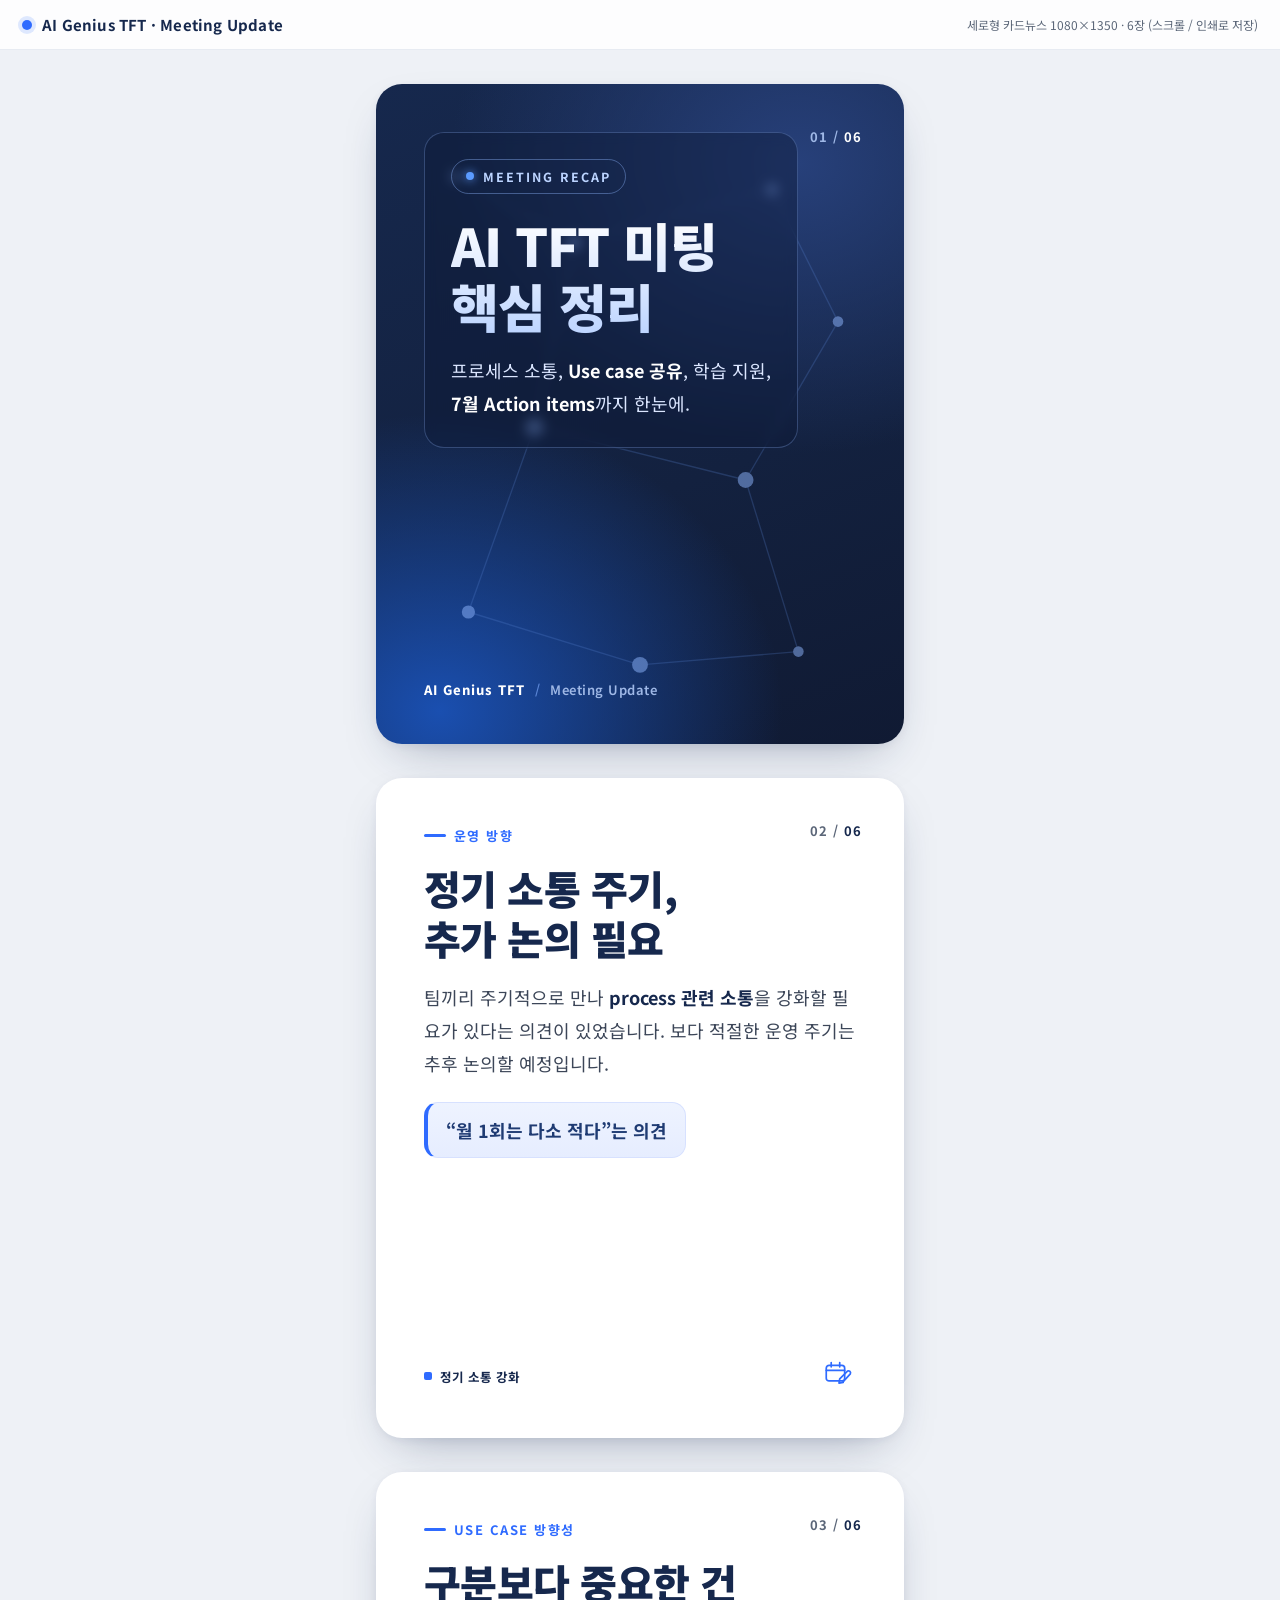
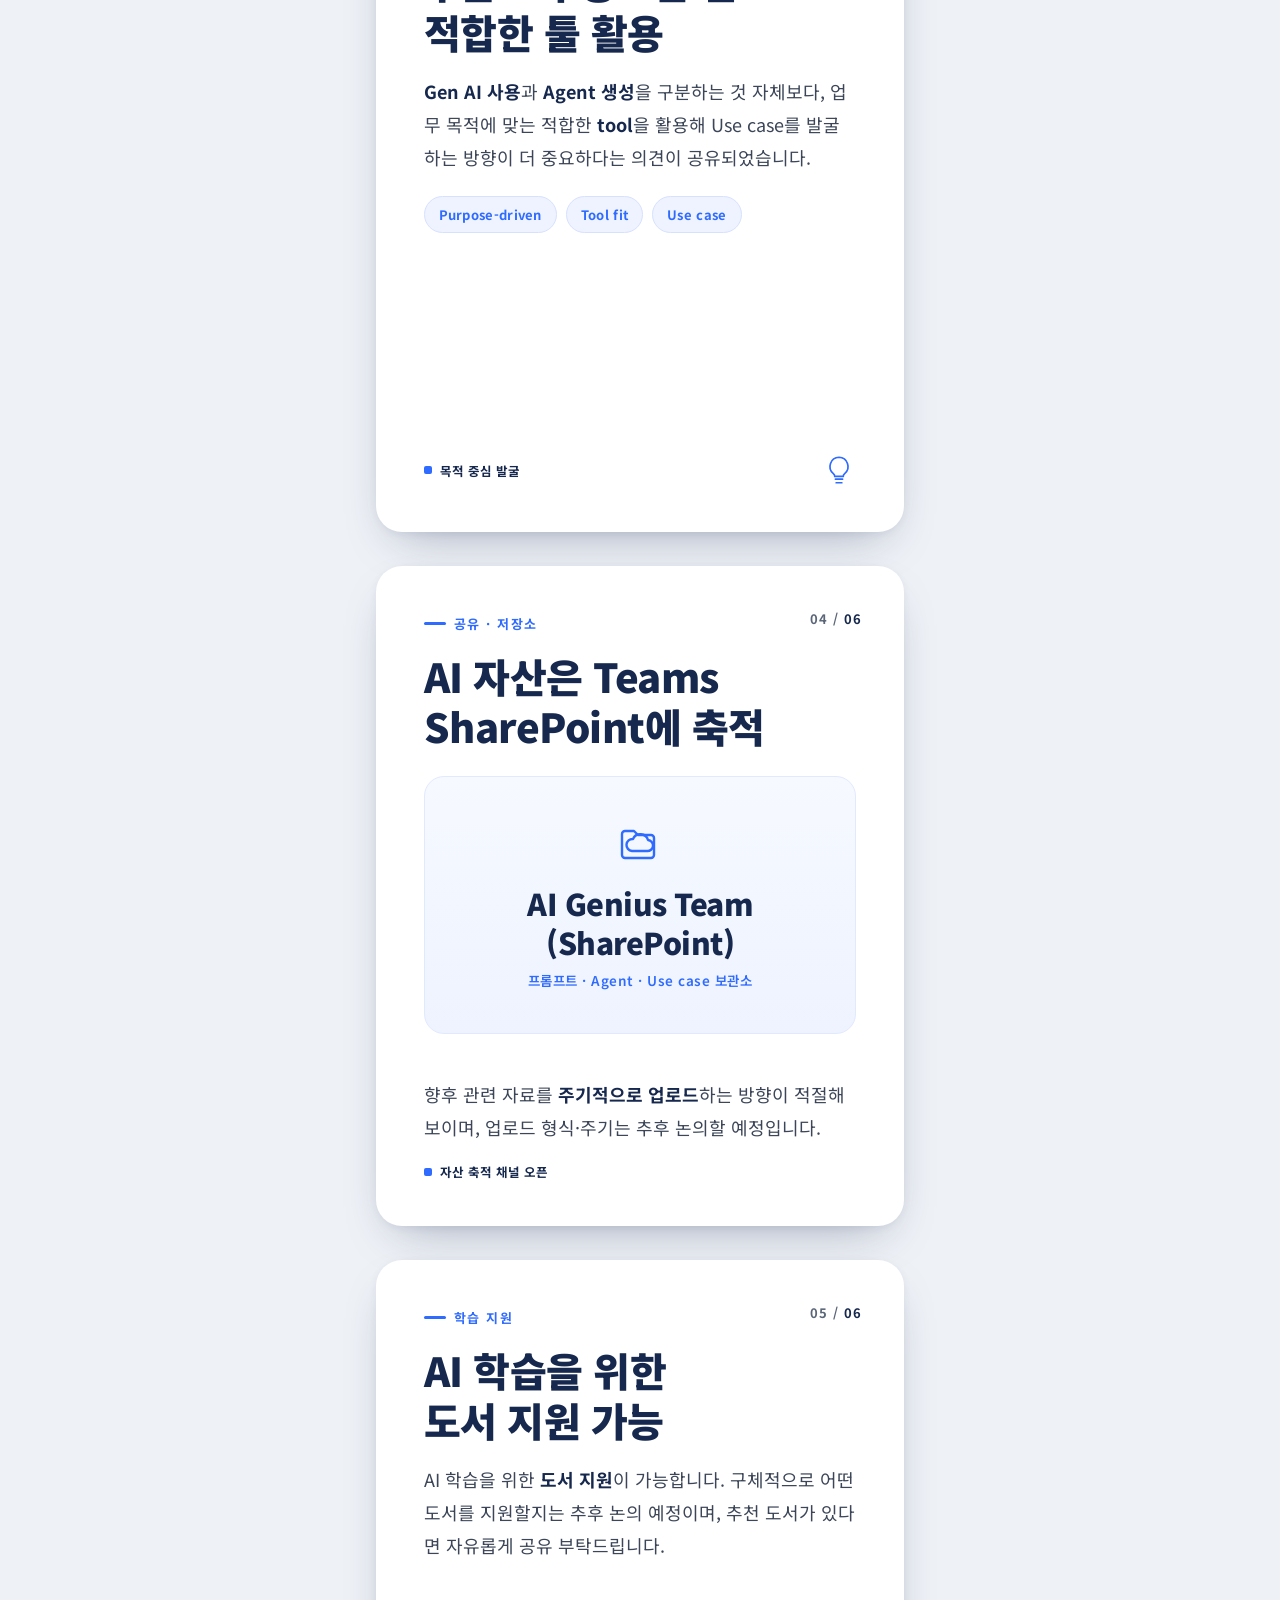
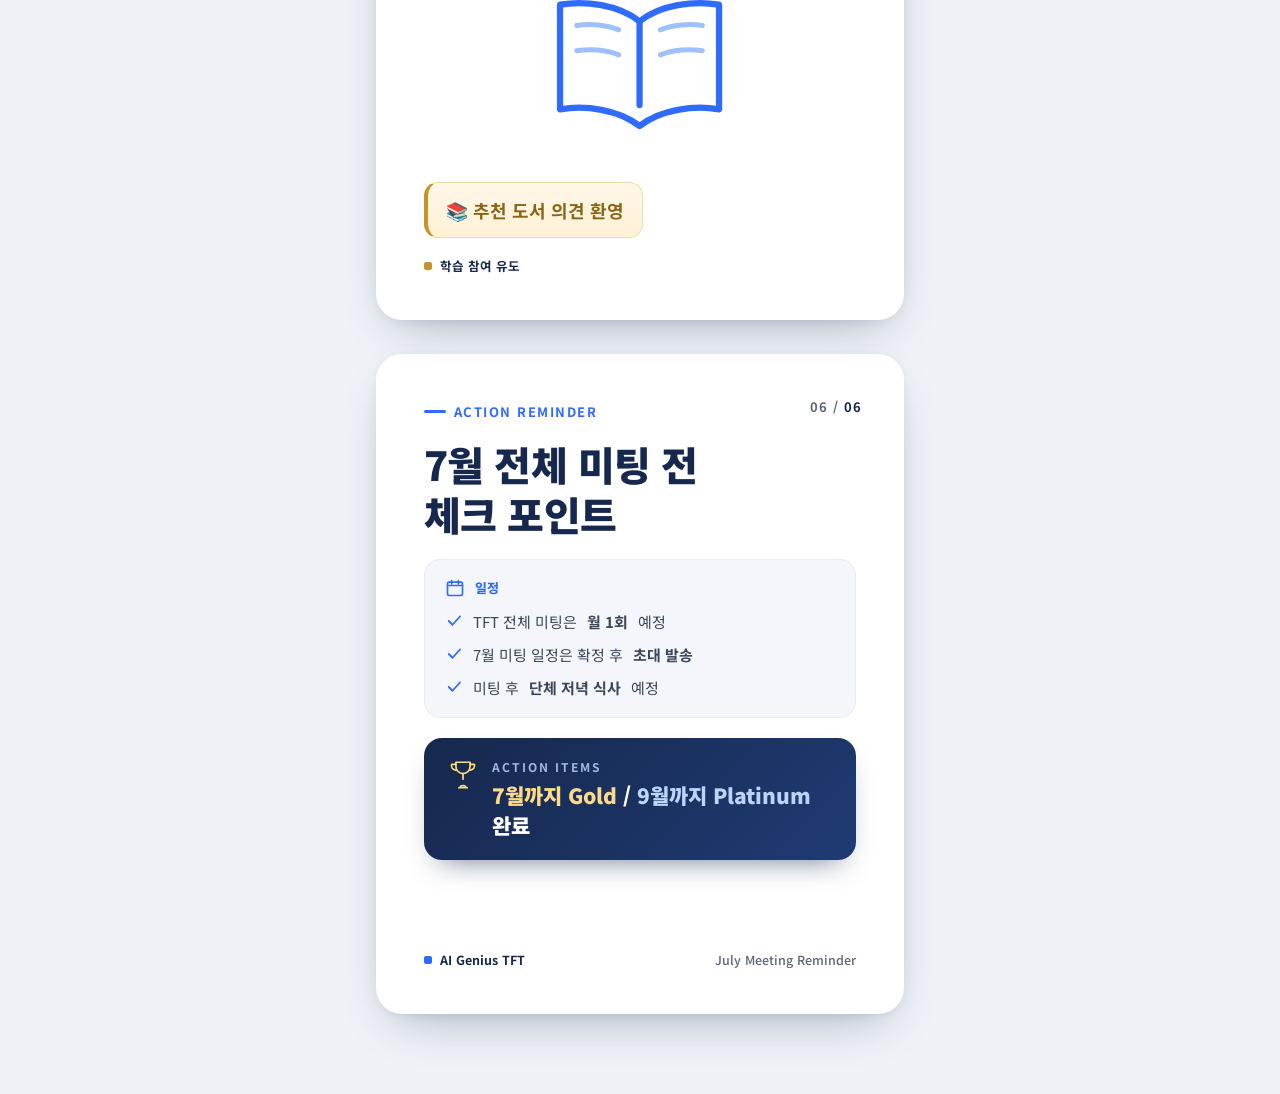
<file: ai-tft-card-news.html>
<!DOCTYPE html>
<html lang="ko">
<head>
<meta charset="UTF-8" />
<meta name="viewport" content="width=device-width, initial-scale=1.0" />
<title>AI Genius TFT — 미팅 핵심 정리 카드뉴스</title>
<link rel="preconnect" href="https://fonts.googleapis.com" />
<link rel="preconnect" href="https://fonts.gstatic.com" crossorigin />
<link href="https://fonts.googleapis.com/css2?family=Noto+Sans+KR:wght@300;400;500;700;900&display=swap" rel="stylesheet" />
<style>
  :root{
    --navy:#16284d;
    --navy-2:#1f3b73;
    --blue:#2f6bff;
    --sky:#5b9bff;
    --ink:#1b2434;
    --muted:#5b6678;
    --line:#e7ebf2;
    --bg:#eef1f6;
    --card:#ffffff;
    --soft:#f4f6fb;
    --accent:#2f6bff;
    --gold:#c8932b;
  }
  *{margin:0;padding:0;box-sizing:border-box;}
  html,body{
    background:var(--bg);
    font-family:"Noto Sans KR",-apple-system,"Apple SD Gothic Neo","Helvetica Neue",Arial,sans-serif;
    color:var(--ink);
    -webkit-font-smoothing:antialiased;
    text-rendering:optimizeLegibility;
  }

  /* ---- Page chrome ---- */
  .toolbar{
    position:sticky;top:0;z-index:50;
    display:flex;align-items:center;justify-content:space-between;gap:16px;
    padding:14px 22px;background:rgba(255,255,255,.85);backdrop-filter:blur(10px);
    border-bottom:1px solid var(--line);
  }
  .toolbar .brand{display:flex;align-items:center;gap:10px;font-weight:700;color:var(--navy);font-size:15px;letter-spacing:.2px;}
  .toolbar .brand .dot{width:10px;height:10px;border-radius:50%;background:var(--blue);box-shadow:0 0 0 4px rgba(47,107,255,.15);}
  .toolbar .hint{font-size:12px;color:var(--muted);font-weight:400;}

  .wrap{max-width:560px;margin:0 auto;padding:34px 16px 80px;display:flex;flex-direction:column;gap:34px;}

  /* ---- Card base : 1080 x 1350 (4:5) ---- */
  .card{
    position:relative;width:100%;aspect-ratio:1080/1350;
    background:var(--card);border-radius:26px;overflow:hidden;
    box-shadow:0 20px 50px -22px rgba(22,40,77,.4),0 2px 8px rgba(22,40,77,.06);
    display:flex;flex-direction:column;
  }
  .pad{padding:9% 9% 8.5%;display:flex;flex-direction:column;height:100%;}

  /* index pill */
  .idx{
    position:absolute;top:6.5%;right:8%;z-index:3;
    font-size:13px;font-weight:700;letter-spacing:1px;color:var(--muted);
  }
  .idx b{color:var(--navy);}

  /* kicker / eyebrow */
  .kicker{
    display:inline-flex;align-items:center;gap:8px;align-self:flex-start;
    font-size:13px;font-weight:700;letter-spacing:1.5px;text-transform:uppercase;
    color:var(--blue);
  }
  .kicker .bar{width:22px;height:3px;border-radius:2px;background:var(--blue);}

  .title{
    margin-top:18px;font-weight:900;color:var(--navy);
    font-size:clamp(26px,7.2vw,40px);line-height:1.25;letter-spacing:-.5px;
  }
  .body{
    margin-top:18px;font-size:clamp(15px,4vw,18px);line-height:1.85;
    color:#3c4658;font-weight:400;
  }
  .body strong{color:var(--navy);font-weight:700;}
  .grow{flex:1 1 auto;}

  /* highlight box */
  .hl{
    margin-top:22px;align-self:flex-start;
    background:linear-gradient(180deg,#eef3ff,#e6edff);
    border:1px solid #d7e1ff;border-left:4px solid var(--blue);
    border-radius:14px;padding:14px 18px;
    font-size:clamp(15px,4.2vw,18px);font-weight:700;color:var(--navy-2);
  }

  /* keyword tags */
  .tags{margin-top:22px;display:flex;flex-wrap:wrap;gap:9px;}
  .tag{
    font-size:13px;font-weight:700;letter-spacing:.3px;color:var(--blue);
    background:#eef3ff;border:1px solid #d7e1ff;border-radius:999px;padding:8px 14px;
  }

  /* footer label */
  .foot{
    display:flex;align-items:center;justify-content:space-between;gap:12px;
    font-size:12.5px;font-weight:500;color:var(--muted);
  }
  .foot .lab{
    display:inline-flex;align-items:center;gap:8px;font-weight:700;color:var(--navy);
  }
  .foot .lab .sq{width:8px;height:8px;border-radius:2px;background:var(--blue);}

  .icon{width:34px;height:34px;display:block;}
  .icon svg{width:100%;height:100%;}

  /* ---------- Card 1 : Cover ---------- */
  .cover{
    background:
      radial-gradient(120% 80% at 80% 12%, #27407a 0%, rgba(39,64,122,0) 55%),
      radial-gradient(130% 90% at 12% 95%, #1a4fb0 0%, rgba(26,79,176,0) 50%),
      linear-gradient(160deg,#16284d 0%,#13213f 60%,#101a33 100%);
    color:#fff;
  }
  .cover .pad{justify-content:space-between;}
  /* decorative network */
  .cover .net{position:absolute;inset:0;opacity:.5;}
  .cover .net circle{fill:#8fb6ff;}
  .cover .net line{stroke:#5b86d6;stroke-width:1;opacity:.5;}
  .cover .glass{
    align-self:flex-start;max-width:88%;
    background:rgba(13,26,54,.42);border:1px solid rgba(143,182,255,.28);
    backdrop-filter:blur(6px);border-radius:20px;padding:26px 26px 28px;
  }
  .cover .badge{
    display:inline-flex;align-items:center;gap:9px;
    font-size:12.5px;font-weight:700;letter-spacing:2px;text-transform:uppercase;
    color:#bcd4ff;border:1px solid rgba(143,182,255,.4);border-radius:999px;padding:7px 14px;
  }
  .cover .badge .led{width:8px;height:8px;border-radius:50%;background:#5b9bff;box-shadow:0 0 10px #5b9bff;}
  .cover h1{
    margin-top:20px;font-weight:900;font-size:clamp(34px,9.5vw,52px);line-height:1.18;letter-spacing:-1px;
    background:linear-gradient(180deg,#ffffff,#bcd4ff);-webkit-background-clip:text;background-clip:text;color:transparent;
  }
  .cover .lead{
    margin-top:18px;font-size:clamp(15px,4.1vw,18px);line-height:1.8;font-weight:400;color:#dbe6ff;
  }
  .cover .lead b{color:#fff;font-weight:700;}
  .cover .tagline{position:relative;z-index:2;}
  .cover .label{
    display:flex;align-items:center;gap:10px;font-size:13px;font-weight:600;letter-spacing:.5px;color:#9fb8e6;
  }
  .cover .label .pipe{color:#5b86d6;}
  .cover .label b{color:#fff;font-weight:800;letter-spacing:1px;}

  /* ---------- Card 4 : repository ---------- */
  .repo-stage{
    margin:6% 0;flex:1 1 auto;display:flex;flex-direction:column;align-items:center;justify-content:center;text-align:center;
    background:linear-gradient(180deg,#f6f9ff,#eef3ff);border:1px solid #e1e9ff;border-radius:20px;padding:34px 22px;
  }
  .repo-stage .big{
    margin-top:16px;font-size:clamp(22px,6.2vw,30px);font-weight:900;color:var(--navy);letter-spacing:-.5px;line-height:1.3;
  }
  .repo-stage .sub{margin-top:8px;font-size:13.5px;font-weight:600;color:var(--blue);letter-spacing:.5px;}

  /* ---------- Card 6 : schedule + action ---------- */
  .two{display:flex;flex-direction:column;gap:16px;margin-top:20px;flex:1 1 auto;}
  .block{
    background:var(--soft);border:1px solid var(--line);border-radius:16px;padding:18px 20px;
  }
  .block .h{display:flex;align-items:center;gap:10px;font-size:13px;font-weight:800;letter-spacing:.5px;color:var(--blue);text-transform:uppercase;}
  .block .h .ic{width:20px;height:20px;color:var(--blue);}
  .block ul{margin-top:12px;list-style:none;display:flex;flex-direction:column;gap:10px;}
  .block li{display:flex;gap:10px;font-size:15px;line-height:1.55;color:#3c4658;}
  .block li .ck{flex:0 0 auto;width:18px;height:18px;margin-top:2px;color:var(--blue);}
  .goalbox{
    margin-top:4px;display:flex;gap:12px;
    background:linear-gradient(135deg,#16284d,#1f3b73);color:#fff;border-radius:18px;padding:20px 22px;
    box-shadow:0 14px 30px -16px rgba(22,40,77,.7);
  }
  .goalbox .gi{flex:0 0 auto;width:34px;height:34px;color:#ffd98a;}
  .goalbox .gt{font-size:12px;font-weight:700;letter-spacing:2px;text-transform:uppercase;color:#9fb8e6;}
  .goalbox .gv{margin-top:6px;font-size:clamp(17px,4.8vw,21px);font-weight:900;line-height:1.4;}
  .goalbox .gv .g{color:#ffd98a;}
  .goalbox .gv .p{color:#bcd4ff;}

  @media print{
    .toolbar{display:none;}
    body{background:#fff;}
    .wrap{gap:0;padding:0;max-width:none;}
    .card{border-radius:0;box-shadow:none;page-break-after:always;width:1080px;height:1350px;aspect-ratio:auto;}
  }
</style>
</head>
<body>

<div class="toolbar">
  <div class="brand"><span class="dot"></span> AI Genius TFT · Meeting Update</div>
  <div class="hint">세로형 카드뉴스 1080×1350 · 6장 (스크롤 / 인쇄로 저장)</div>
</div>

<div class="wrap">

  <!-- ===== 1장 : 표지 ===== -->
  <section class="card cover" id="c1">
    <svg class="net" viewBox="0 0 400 500" preserveAspectRatio="xMidYMid slice" aria-hidden="true">
      <line x1="60" y1="70" x2="150" y2="120"/><line x1="150" y1="120" x2="300" y2="80"/>
      <line x1="300" y1="80" x2="350" y2="180"/><line x1="150" y1="120" x2="120" y2="260"/>
      <line x1="120" y1="260" x2="280" y2="300"/><line x1="280" y1="300" x2="350" y2="180"/>
      <line x1="120" y1="260" x2="70" y2="400"/><line x1="280" y1="300" x2="320" y2="430"/>
      <line x1="70" y1="400" x2="200" y2="440"/><line x1="200" y1="440" x2="320" y2="430"/>
      <circle cx="60" cy="70" r="4"/><circle cx="150" cy="120" r="6"/><circle cx="300" cy="80" r="5"/>
      <circle cx="350" cy="180" r="4"/><circle cx="120" cy="260" r="7"/><circle cx="280" cy="300" r="6"/>
      <circle cx="70" cy="400" r="5"/><circle cx="320" cy="430" r="4"/><circle cx="200" cy="440" r="6"/>
    </svg>
    <div class="idx" style="color:#9fb8e6">01 / <b style="color:#fff">06</b></div>
    <div class="pad">
      <div class="glass">
        <span class="badge"><span class="led"></span> Meeting Recap</span>
        <h1>AI TFT 미팅<br/>핵심 정리</h1>
        <p class="lead">프로세스 소통, <b>Use case 공유</b>, 학습 지원,<br/><b>7월 Action items</b>까지 한눈에.</p>
      </div>
      <div class="tagline">
        <div class="label"><b>AI&nbsp;Genius&nbsp;TFT</b><span class="pipe">/</span> Meeting Update</div>
      </div>
    </div>
  </section>

  <!-- ===== 2장 : 운영 방향 ===== -->
  <section class="card" id="c2">
    <div class="idx">02 / <b>06</b></div>
    <div class="pad">
      <span class="kicker"><span class="bar"></span> 운영 방향</span>
      <h2 class="title">정기 소통 주기,<br/>추가 논의 필요</h2>
      <p class="body">
        팀끼리 주기적으로 만나 <strong>process 관련 소통</strong>을 강화할 필요가 있다는 의견이 있었습니다.
        보다 적절한 운영 주기는 추후 논의할 예정입니다.
      </p>
      <div class="hl">“월 1회는 다소 적다”는 의견</div>
      <div class="grow"></div>
      <div class="foot">
        <span class="lab"><span class="sq"></span> 정기 소통 강화</span>
        <span class="icon">
          <svg viewBox="0 0 48 48" fill="none" stroke="#2f6bff" stroke-width="2.4" stroke-linecap="round" stroke-linejoin="round">
            <rect x="6" y="9" width="26" height="22" rx="4"/>
            <path d="M6 16h26"/><path d="M13 5v6M25 5v6"/>
            <path d="M30 33l-6 1 1-6 11-11a3 3 0 014 4L29 33"/>
          </svg>
        </span>
      </div>
    </div>
  </section>

  <!-- ===== 3장 : Use case 방향성 ===== -->
  <section class="card" id="c3">
    <div class="idx">03 / <b>06</b></div>
    <div class="pad">
      <span class="kicker"><span class="bar"></span> Use case 방향성</span>
      <h2 class="title">구분보다 중요한 건<br/>적합한 툴 활용</h2>
      <p class="body">
        <strong>Gen AI 사용</strong>과 <strong>Agent 생성</strong>을 구분하는 것 자체보다,
        업무 목적에 맞는 적합한 <strong>tool</strong>을 활용해 Use case를 발굴하는 방향이 더 중요하다는 의견이 공유되었습니다.
      </p>
      <div class="tags">
        <span class="tag">Purpose-driven</span>
        <span class="tag">Tool fit</span>
        <span class="tag">Use case</span>
      </div>
      <div class="grow"></div>
      <div class="foot">
        <span class="lab"><span class="sq"></span> 목적 중심 발굴</span>
        <span class="icon">
          <svg viewBox="0 0 48 48" fill="none" stroke="#2f6bff" stroke-width="2.4" stroke-linecap="round" stroke-linejoin="round">
            <path d="M24 6a13 13 0 00-8 23c1.5 1.2 2 2.4 2 4h12c0-1.6.5-2.8 2-4a13 13 0 00-8-23z"/>
            <path d="M19 37h10M20 42h8"/>
          </svg>
        </span>
      </div>
    </div>
  </section>

  <!-- ===== 4장 : 공유/저장소 ===== -->
  <section class="card" id="c4">
    <div class="idx">04 / <b>06</b></div>
    <div class="pad">
      <span class="kicker"><span class="bar"></span> 공유 · 저장소</span>
      <h2 class="title">AI 자산은 Teams<br/>SharePoint에 축적</h2>
      <div class="repo-stage">
        <span class="icon" style="width:48px;height:48px">
          <svg viewBox="0 0 48 48" fill="none" stroke="#2f6bff" stroke-width="2.4" stroke-linecap="round" stroke-linejoin="round">
            <path d="M6 14a3 3 0 013-3h9l4 4h13a3 3 0 013 3v17a3 3 0 01-3 3H9a3 3 0 01-3-3z"/>
            <path d="M16 31a6 6 0 011-12 8 8 0 0115 1 5 5 0 01-1 11z"/>
          </svg>
        </span>
        <div class="big">AI Genius Team<br/>(SharePoint)</div>
        <div class="sub">프롬프트 · Agent · Use case 보관소</div>
      </div>
      <p class="body" style="margin-top:18px">
        향후 관련 자료를 <strong>주기적으로 업로드</strong>하는 방향이 적절해 보이며,
        업로드 형식·주기는 추후 논의할 예정입니다.
      </p>
      <div class="grow"></div>
      <div class="foot"><span class="lab"><span class="sq"></span> 자산 축적 채널 오픈</span></div>
    </div>
  </section>

  <!-- ===== 5장 : 학습 지원 ===== -->
  <section class="card" id="c5">
    <div class="idx">05 / <b>06</b></div>
    <div class="pad">
      <span class="kicker"><span class="bar"></span> 학습 지원</span>
      <h2 class="title">AI 학습을 위한<br/>도서 지원 가능</h2>
      <p class="body">
        AI 학습을 위한 <strong>도서 지원</strong>이 가능합니다.
        구체적으로 어떤 도서를 지원할지는 추후 논의 예정이며,
        추천 도서가 있다면 자유롭게 공유 부탁드립니다.
      </p>
      <div class="grow" style="display:flex;align-items:center;justify-content:center">
        <svg viewBox="0 0 120 90" width="58%" fill="none" stroke="#2f6bff" stroke-width="3" stroke-linecap="round" stroke-linejoin="round" aria-hidden="true">
          <path d="M60 26C50 18 34 16 22 18v50c12-2 28 0 38 8 10-8 26-10 38-8V18c-12-2-28 0-38 8z"/>
          <path d="M60 26v40"/>
          <path d="M30 28c6-1 14-.5 20 2M30 40c6-1 14-.5 20 2M70 30c6-2.5 14-3 20-2M70 42c6-2.5 14-3 20-2" stroke="#9fc0ff" stroke-width="2.4"/>
        </svg>
      </div>
      <div class="hl" style="background:linear-gradient(180deg,#fff7e8,#fff1d6);border-color:#f3dca7;border-left-color:#c8932b;color:#8a6516">📚 추천 도서 의견 환영</div>
      <div class="foot" style="margin-top:18px"><span class="lab"><span class="sq" style="background:#c8932b"></span> 학습 참여 유도</span></div>
    </div>
  </section>

  <!-- ===== 6장 : 일정 + 액션 ===== -->
  <section class="card" id="c6">
    <div class="idx">06 / <b>06</b></div>
    <div class="pad">
      <span class="kicker"><span class="bar"></span> Action Reminder</span>
      <h2 class="title">7월 전체 미팅 전<br/>체크 포인트</h2>
      <div class="two">
        <div class="block">
          <div class="h">
            <svg class="ic" viewBox="0 0 24 24" fill="none" stroke="currentColor" stroke-width="2" stroke-linecap="round" stroke-linejoin="round"><rect x="3" y="5" width="18" height="16" rx="2"/><path d="M3 9h18M8 3v4M16 3v4"/></svg>
            일정
          </div>
          <ul>
            <li><svg class="ck" viewBox="0 0 24 24" fill="none" stroke="currentColor" stroke-width="2.4" stroke-linecap="round" stroke-linejoin="round"><path d="M5 12l5 5L20 6"/></svg>TFT 전체 미팅은 <b>월 1회</b> 예정</li>
            <li><svg class="ck" viewBox="0 0 24 24" fill="none" stroke="currentColor" stroke-width="2.4" stroke-linecap="round" stroke-linejoin="round"><path d="M5 12l5 5L20 6"/></svg>7월 미팅 일정은 확정 후 <b>초대 발송</b></li>
            <li><svg class="ck" viewBox="0 0 24 24" fill="none" stroke="currentColor" stroke-width="2.4" stroke-linecap="round" stroke-linejoin="round"><path d="M5 12l5 5L20 6"/></svg>미팅 후 <b>단체 저녁 식사</b> 예정</li>
          </ul>
        </div>
        <div class="goalbox">
          <svg class="gi" viewBox="0 0 48 48" fill="none" stroke="currentColor" stroke-width="2.4" stroke-linecap="round" stroke-linejoin="round">
            <path d="M14 6h20v6a10 10 0 01-20 0z"/><path d="M14 9H8a6 6 0 006 8M34 9h6a6 6 0 01-6 8"/>
            <path d="M24 22v8M18 42h12M20 42c0-4 8-4 8 0"/>
          </svg>
          <div>
            <div class="gt">Action Items</div>
            <div class="gv"><span class="g">7월까지 Gold</span> / <span class="p">9월까지 Platinum</span> 완료</div>
          </div>
        </div>
      </div>
      <div class="grow"></div>
      <div class="foot"><span class="lab"><span class="sq"></span> AI Genius TFT</span><span>July Meeting Reminder</span></div>
    </div>
  </section>

</div>
</body>
</html>
</file>
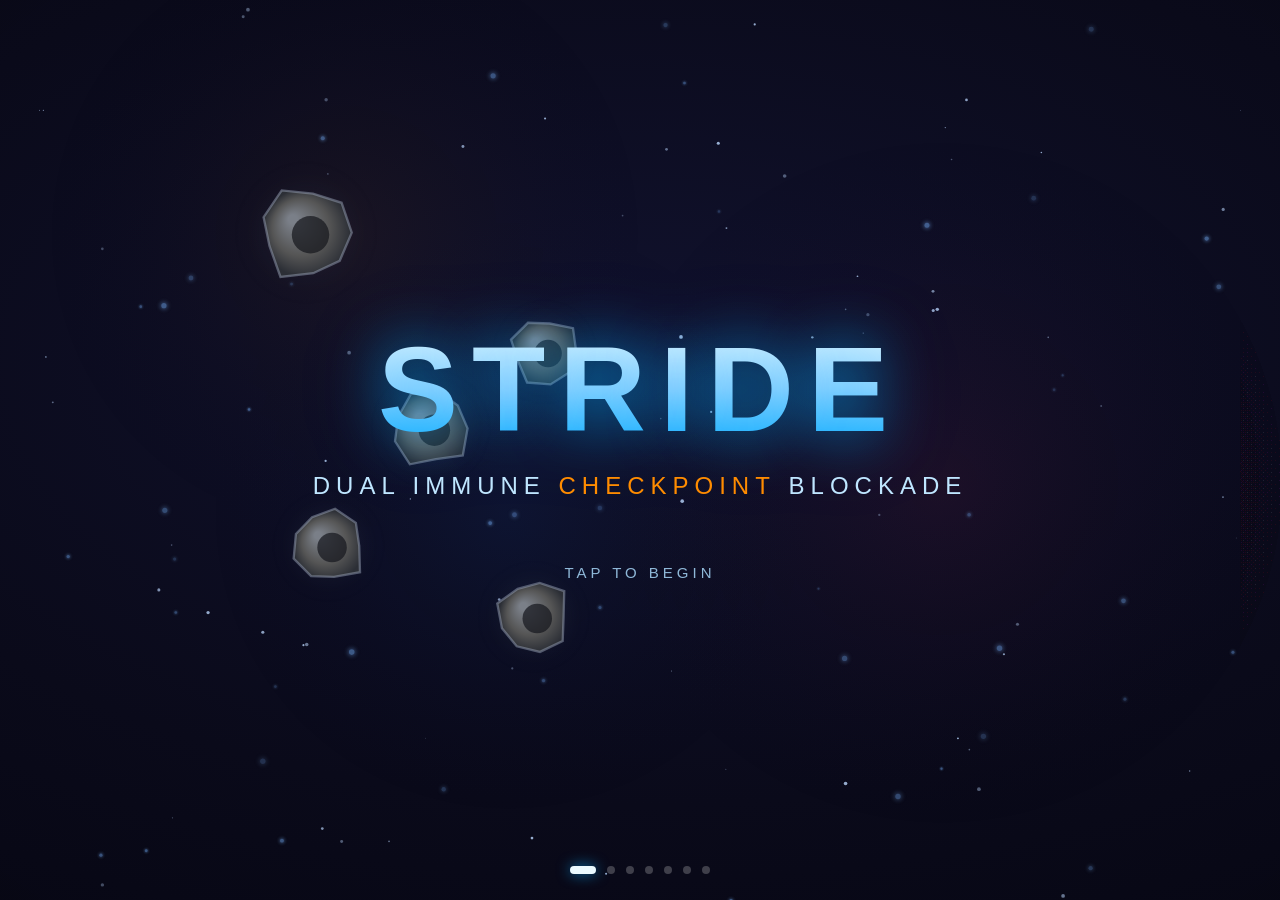
<file: stride-clm.html>
<!DOCTYPE html>
<html lang="en">
<head>
<meta charset="UTF-8" />
<meta name="viewport" content="width=device-width, initial-scale=1.0, maximum-scale=1.0, user-scalable=no, viewport-fit=cover" />
<meta name="apple-mobile-web-app-capable" content="yes" />
<meta name="apple-mobile-web-app-status-bar-style" content="black-translucent" />
<title>STRIDE — Dual Immune Checkpoint Blockade</title>
<style>
  :root{
    --bg:#0a0a1a;
    --blue:#00AAFF;
    --gold:#FF8C00;
    --cyan:#00FFEE;
    --red:#FF3355;
  }
  *{margin:0;padding:0;box-sizing:border-box;-webkit-tap-highlight-color:transparent;-webkit-user-select:none;user-select:none;}
  html,body{
    width:100%;height:100%;overflow:hidden;background:var(--bg);
    font-family:-apple-system,"SF Pro Display","Helvetica Neue",Arial,sans-serif;
    color:#eaf6ff;position:fixed;inset:0;
    touch-action:none;overscroll-behavior:none;
  }
  #stage{
    position:fixed;inset:0;display:flex;align-items:center;justify-content:center;
    background:
      radial-gradient(120% 90% at 50% 40%, #11122e 0%, #0a0a1a 55%, #050510 100%);
  }
  /* subtle cinematic vignette */
  #vignette{
    position:fixed;inset:0;pointer-events:none;z-index:30;
    background:radial-gradient(120% 120% at 50% 50%, rgba(0,0,0,0) 55%, rgba(0,0,0,0.55) 100%);
  }
  canvas{position:absolute;inset:0;width:100%;height:100%;display:block;}

  /* ---------- Flash overlay (climax / brighten) ---------- */
  #flash{
    position:fixed;inset:0;z-index:25;pointer-events:none;opacity:0;
    background:radial-gradient(60% 60% at 50% 50%, #ffffff 0%, #ffe9b0 35%, rgba(255,200,90,0) 75%);
    transition:opacity .5s ease-out;mix-blend-mode:screen;
  }

  /* ---------- Title (stage 0) ---------- */
  #title{
    position:fixed;inset:0;z-index:40;display:flex;flex-direction:column;
    align-items:center;justify-content:center;text-align:center;pointer-events:none;
    transition:opacity 1s ease, transform 1.2s ease;
  }
  #title h1{
    font-size:120px;font-weight:800;letter-spacing:14px;
    background:linear-gradient(180deg,#eafaff 0%, #8fd4ff 50%, #00AAFF 100%);
    -webkit-background-clip:text;background-clip:text;color:transparent;
    text-shadow:0 0 60px rgba(0,170,255,.35);
    filter:drop-shadow(0 0 28px rgba(0,170,255,.5));
    opacity:0;transform:translateY(24px) scale(.96);
    animation:titleIn 1.6s cubic-bezier(.16,1,.3,1) .3s forwards;
  }
  #title .sub{
    margin-top:14px;font-size:24px;font-weight:300;letter-spacing:6px;
    text-transform:uppercase;color:#bfe6ff;opacity:0;
    animation:fadeUp 1.4s ease 1s forwards;
  }
  #title .sub .gold{color:var(--gold);font-weight:500;}
  #title .tap{
    margin-top:64px;font-size:15px;letter-spacing:4px;text-transform:uppercase;
    color:#8fb8d8;opacity:0;animation:fadeUp 1.2s ease 1.8s forwards;
  }
  #title .tap span{
    display:inline-block;animation:pulsePrompt 1.8s ease-in-out 2.4s infinite;
  }
  @keyframes titleIn{
    0%{opacity:0;transform:translateY(26px) scale(.94);filter:blur(8px) drop-shadow(0 0 0 rgba(0,170,255,0));}
    100%{opacity:1;transform:translateY(0) scale(1);filter:blur(0) drop-shadow(0 0 28px rgba(0,170,255,.5));}
  }
  @keyframes fadeUp{from{opacity:0;transform:translateY(14px);}to{opacity:1;transform:translateY(0);}}
  @keyframes pulsePrompt{0%,100%{opacity:.35;}50%{opacity:1;}}

  /* ---------- Stage caption (top) ---------- */
  #caption{
    position:fixed;top:42px;left:0;right:0;z-index:40;text-align:center;
    font-size:15px;font-weight:500;letter-spacing:5px;text-transform:uppercase;
    color:#cfe9ff;pointer-events:none;opacity:0;transform:translateY(-8px);
    transition:opacity .8s ease, transform .8s ease;
    text-shadow:0 0 24px rgba(0,170,255,.4);
  }
  #caption .accent-blue{color:var(--blue);}
  #caption .accent-gold{color:var(--gold);}

  /* ---------- Final (stage 6) ---------- */
  #final{
    position:fixed;inset:0;z-index:40;display:flex;flex-direction:column;
    align-items:center;justify-content:center;text-align:center;pointer-events:none;
    opacity:0;transform:scale(.97);transition:opacity 1.4s ease, transform 1.6s ease;
  }
  #final h1{
    font-size:110px;font-weight:800;letter-spacing:12px;
    background:linear-gradient(180deg,#ffffff 0%, #ffe7b0 45%, #FF8C00 100%);
    -webkit-background-clip:text;background-clip:text;color:transparent;
    filter:drop-shadow(0 0 30px rgba(255,160,40,.55));
  }
  #final .line{
    margin-top:18px;font-size:26px;font-weight:300;letter-spacing:5px;text-transform:uppercase;
    color:#ffe7c2;
  }
  #final .line b{font-weight:600;color:#fff;}
  #survival{margin-top:40px;opacity:.95;}
  #survival .lbl{font-size:12px;letter-spacing:3px;text-transform:uppercase;fill:#9fb6cc;}

  /* ---------- Stage dots ---------- */
  #dots{
    position:fixed;bottom:26px;left:0;right:0;z-index:45;display:flex;
    gap:11px;align-items:center;justify-content:center;pointer-events:none;
  }
  #dots .dot{
    width:8px;height:8px;border-radius:50%;background:rgba(255,255,255,.22);
    transition:all .5s cubic-bezier(.16,1,.3,1);
  }
  #dots .dot.on{background:#eafaff;width:26px;border-radius:5px;box-shadow:0 0 14px rgba(0,170,255,.7);}

  /* tiny back hint */
  #hint{
    position:fixed;bottom:24px;left:24px;z-index:45;font-size:11px;letter-spacing:2px;
    color:rgba(180,210,235,.35);text-transform:uppercase;pointer-events:none;opacity:0;
    transition:opacity .6s ease;
  }
</style>
</head>
<body>
  <div id="stage">
    <canvas id="bg"></canvas>
    <canvas id="scene"></canvas>
  </div>

  <div id="flash"></div>
  <div id="vignette"></div>

  <div id="title">
    <h1>STRIDE</h1>
    <div class="sub">Dual Immune <span class="gold">Checkpoint</span> Blockade</div>
    <div class="tap"><span>Tap to begin</span></div>
  </div>

  <div id="caption"></div>

  <div id="final">
    <h1>STRIDE</h1>
    <div class="line"><b>Dual Blockade.</b> Deeper Response.</div>
    <svg id="survival" width="360" height="150" viewBox="0 0 360 150">
      <line x1="40" y1="120" x2="340" y2="120" stroke="#2a3a52" stroke-width="1.5"/>
      <line x1="40" y1="20"  x2="40"  y2="120" stroke="#2a3a52" stroke-width="1.5"/>
      <text class="lbl" x="150" y="145">Time</text>
      <text class="lbl" x="10" y="74" transform="rotate(-90 14,74)">OS</text>
      <path id="curveCtrl" d="M40,30 C120,55 180,92 340,112" fill="none" stroke="#5a6b80" stroke-width="3" stroke-linecap="round"/>
      <path id="curveStride" d="M40,28 C140,40 210,58 340,72" fill="none" stroke="#FF8C00" stroke-width="4" stroke-linecap="round"/>
    </svg>
  </div>

  <div id="dots"></div>
  <div id="hint">‹ swipe back</div>

<script>
(function(){
"use strict";

/* ============================================================
   STRIDE CLM — Cinematic Mechanism-of-Action presentation
   Pure vanilla JS. Canvas particle/cell engine + DOM/CSS UI.
   Design space: 1024 x 768 (iPad landscape), letterboxed.
   ============================================================ */

const DW = 1024, DH = 768;            // design space
const TOTAL_STAGES = 7;               // 0..6

// ---- colors ----
const COL = {
  bg:'#0a0a1a',
  blue:'#00AAFF',
  gold:'#FF8C00',
  cyan:'#00FFEE',
  red:'#FF3355',
  tumor:'#8B0032',
  tcellDim:'#555555'
};

// ---------- canvases ----------
const bgCanvas = document.getElementById('bg');
const scCanvas = document.getElementById('scene');
const bgx = bgCanvas.getContext('2d');
const ctx = scCanvas.getContext('2d');

let scale = 1, offX = 0, offY = 0, DPR = 1;
function resize(){
  DPR = Math.min(window.devicePixelRatio||1, 2);
  const vw = window.innerWidth, vh = window.innerHeight;
  scale = Math.min(vw/DW, vh/DH);
  offX = (vw - DW*scale)/2;
  offY = (vh - DH*scale)/2;
  [bgCanvas, scCanvas].forEach(c=>{
    c.width = Math.round(vw*DPR);
    c.height = Math.round(vh*DPR);
    c.style.width = vw+'px';
    c.style.height = vh+'px';
  });
}
window.addEventListener('resize', resize);
resize();

// map design coords -> device pixels (used inside setTransform per frame)
function applyWorld(c, shakeX, shakeY){
  c.setTransform(DPR,0,0,DPR,0,0);
  c.translate(offX + (shakeX||0), offY + (shakeY||0));
  c.scale(scale, scale);
}

// ---------- math helpers ----------
const rnd  = (a=1,b=0)=> b + Math.random()*(a-b);
const clamp= (v,a,b)=> v<a?a:(v>b?b:v);
const lerp = (a,b,t)=> a+(b-a)*t;
const TAU = Math.PI*2;
function approach(cur,target,rate,dt){ // exponential smoothing
  const k = 1 - Math.exp(-rate*dt);
  return cur + (target-cur)*k;
}
function easeInOut(t){ return t<.5 ? 4*t*t*t : 1-Math.pow(-2*t+2,3)/2; }

// ---------- glow sprite cache (for cheap additive neon) ----------
const glowCache = {};
function glowSprite(color){
  if(glowCache[color]) return glowCache[color];
  const s=128, cv=document.createElement('canvas'); cv.width=cv.height=s;
  const g=cv.getContext('2d');
  const grd=g.createRadialGradient(s/2,s/2,0,s/2,s/2,s/2);
  grd.addColorStop(0, color);
  grd.addColorStop(0.25, color);
  grd.addColorStop(1, 'rgba(0,0,0,0)');
  g.fillStyle=grd; g.beginPath(); g.arc(s/2,s/2,s/2,0,TAU); g.fill();
  glowCache[color]=cv; return cv;
}
function drawGlow(c,x,y,r,color,alpha){
  const sp=glowSprite(color);
  c.globalCompositeOperation='lighter';
  c.globalAlpha=alpha;
  c.drawImage(sp, x-r, y-r, r*2, r*2);
  c.globalAlpha=1;
  c.globalCompositeOperation='source-over';
}

/* ============================================================
   PARTICLE SYSTEM (background drift + bursts + disintegration)
   ============================================================ */
const particles = [];
const MAX_PARTICLES = 200;
function spawnParticle(p){
  if(particles.length>=MAX_PARTICLES) particles.shift();
  particles.push(p);
}
function burst(x,y,color,count,opt){
  opt=opt||{};
  const spd=opt.spd||220, life=opt.life||0.9, size=opt.size||4;
  for(let i=0;i<count;i++){
    const a=rnd(TAU), s=rnd(spd, spd*0.25);
    spawnParticle({
      x,y, vx:Math.cos(a)*s, vy:Math.sin(a)*s,
      life:rnd(life,life*0.5), max:life, color,
      r:rnd(size,size*0.4), drag:opt.drag||2.2, glow:true, grav:opt.grav||0
    });
  }
}
// ambient floating immune cells (background)
function seedAmbient(){
  for(let i=0;i<46;i++){
    spawnParticle({
      x:rnd(DW), y:rnd(DH),
      vx:rnd(10,-10), vy:rnd(8,-8),
      life:Infinity, max:1, color:'rgba(120,180,255,0.5)',
      r:rnd(2.4,0.8), drag:0, glow:true, ambient:true, grav:0,
      tw:rnd(TAU), tws:rnd(1.6,0.5)
    });
  }
}
function updateParticles(dt){
  for(let i=particles.length-1;i>=0;i--){
    const p=particles[i];
    if(p.ambient){
      p.x+=p.vx*dt; p.y+=p.vy*dt; p.tw+=p.tws*dt;
      if(p.x<-20)p.x=DW+20; if(p.x>DW+20)p.x=-20;
      if(p.y<-20)p.y=DH+20; if(p.y>DH+20)p.y=-20;
      continue;
    }
    p.life-=dt;
    if(p.life<=0){ particles.splice(i,1); continue; }
    if(p.drag){ const d=Math.exp(-p.drag*dt); p.vx*=d; p.vy*=d; }
    if(p.grav) p.vy+=p.grav*dt;
    p.x+=p.vx*dt; p.y+=p.vy*dt;
  }
}
function drawParticles(c){
  for(const p of particles){
    const a = p.ambient ? (0.25+0.35*(0.5+0.5*Math.sin(p.tw))) : clamp(p.life/p.max,0,1);
    if(p.glow) drawGlow(c, p.x, p.y, p.r*3.2, p.color, a*0.9);
    c.globalAlpha=a;
    c.fillStyle=p.color;
    c.beginPath(); c.arc(p.x,p.y,p.r,0,TAU); c.fill();
    c.globalAlpha=1;
  }
}

/* ============================================================
   ANTIBODY (Y-shaped) — flies in, snap-locks onto a receptor
   ============================================================ */
function makeAntibody(color){
  return {
    color, x:-300, y:-300, scale:1.15, angle:0,
    visible:false, flying:false, bound:false,
    blur:14, t:0, dur:1.1,
    p0:{x:0,y:0}, p1:{x:0,y:0}, p2:{x:0,y:0}, // quadratic bezier
    onArrive:null, arrived:false
  };
}
function launchAntibody(ab, from, ctrl, to, dur, onArrive){
  ab.visible=true; ab.flying=true; ab.bound=false; ab.arrived=false;
  ab.t=0; ab.dur=dur; ab.blur=16;
  ab.p0={x:from.x,y:from.y}; ab.p1={x:ctrl.x,y:ctrl.y}; ab.p2={x:to.x,y:to.y};
  ab.x=from.x; ab.y=from.y;
  ab.onArrive=onArrive;
}
function updateAntibody(ab, dt){
  if(!ab.flying) return;
  ab.t += dt/ab.dur;
  const tt = clamp(ab.t,0,1);
  const e = easeInOut(tt);
  const u=1-e;
  // quadratic bezier point
  const x = u*u*ab.p0.x + 2*u*e*ab.p1.x + e*e*ab.p2.x;
  const y = u*u*ab.p0.y + 2*u*e*ab.p1.y + e*e*ab.p2.y;
  // tangent for orientation
  const dx = 2*u*(ab.p1.x-ab.p0.x) + 2*e*(ab.p2.x-ab.p1.x);
  const dy = 2*u*(ab.p1.y-ab.p0.y) + 2*e*(ab.p2.y-ab.p1.y);
  ab.angle = Math.atan2(dy,dx) + Math.PI/2; // Y points toward travel
  ab.x=x; ab.y=y;
  ab.blur = lerp(16,0, clamp(tt*1.4,0,1));
  if(tt>=1 && !ab.arrived){
    ab.arrived=true; ab.flying=false; ab.bound=true; ab.blur=0;
    if(ab.onArrive) ab.onArrive();
  }
}
function drawAntibody(c, ab){
  if(!ab.visible) return;
  const s=ab.scale;
  c.save();
  c.translate(ab.x, ab.y);
  c.rotate(ab.angle);
  if(ab.blur>0.3 && c.filter!==undefined){ c.filter='blur('+ab.blur.toFixed(1)+'px)'; }
  // bound gentle bob
  const bob = ab.bound ? Math.sin(time*4)*1.2 : 0;
  c.translate(0,bob);
  // glow underlay
  c.globalCompositeOperation='lighter';
  c.drawImage(glowSprite(ab.color), -34*s, -34*s, 68*s, 68*s);
  c.globalCompositeOperation='source-over';
  c.lineCap='round'; c.lineJoin='round';
  c.strokeStyle=ab.color; c.shadowColor=ab.color; c.shadowBlur=18;
  c.lineWidth=7*s;
  // Fc stem
  c.beginPath(); c.moveTo(0,22*s); c.lineTo(0,0); c.stroke();
  // two Fab arms
  c.beginPath(); c.moveTo(0,0); c.lineTo(-15*s,-24*s); c.stroke();
  c.beginPath(); c.moveTo(0,0); c.lineTo( 15*s,-24*s); c.stroke();
  // paratope tips
  c.shadowBlur=10; c.fillStyle='#ffffff';
  [[-15,-24],[15,-24]].forEach(p=>{
    c.beginPath(); c.arc(p[0]*s,p[1]*s,4.2*s,0,TAU); c.fill();
  });
  // hinge node
  c.fillStyle=ab.color; c.beginPath(); c.arc(0,1*s,4.6*s,0,TAU); c.fill();
  c.restore();
  if(c.filter!==undefined) c.filter='none';
  c.shadowBlur=0;
}

/* ============================================================
   SHOCKWAVE RINGS
   ============================================================ */
const rings=[];
function shockwave(x,y,color,maxR,opt){
  opt=opt||{};
  rings.push({x,y,color,r:opt.r0||6,maxR,life:opt.life||0.7,max:opt.life||0.7,w:opt.w||5});
}
function updateRings(dt){
  for(let i=rings.length-1;i>=0;i--){
    const r=rings[i]; r.life-=dt;
    if(r.life<=0){rings.splice(i,1);continue;}
    const p=1-r.life/r.max; r.r=lerp(r.r0||6, r.maxR, easeInOut(p));
  }
}
function drawRings(c){
  for(const r of rings){
    const a=clamp(r.life/r.max,0,1);
    c.globalAlpha=a;
    c.strokeStyle=r.color; c.shadowColor=r.color; c.shadowBlur=22;
    c.lineWidth=r.w*a+0.6;
    c.beginPath(); c.arc(r.x,r.y,r.r,0,TAU); c.stroke();
  }
  c.globalAlpha=1; c.shadowBlur=0;
}

/* ============================================================
   TUMOR CELL  (right side) — PD-L1 red shields, heartbeat
   ============================================================ */
const tumor = {
  x:770, y:412, baseR:138, r:0, appear:0,
  shields:[], destroy:0, destroying:false, alive:true,
  seed:rnd(100)
};
function initTumor(){
  tumor.shields=[];
  const n=9;
  for(let i=0;i<n;i++){
    const a = -Math.PI*0.92 + (i/(n-1))*Math.PI*1.84; // ring facing mostly left/up
    tumor.shields.push({a, broken:false, glow:rnd(TAU)});
  }
}
function tumorHeartbeat(){
  // double-thump cardiac-style pulse
  const bpm=1.15, ph=(time*bpm)%1;
  let beat=0;
  beat += Math.exp(-Math.pow((ph-0.0)/0.06,2));
  beat += 0.6*Math.exp(-Math.pow((ph-0.16)/0.05,2));
  return beat;
}
function updateTumor(dt){
  const target = stage>=1 ? 1 : 0;
  tumor.appear = approach(tumor.appear, target, 3.2, dt);
  if(tumor.destroying){ tumor.destroy = approach(tumor.destroy, 1, 1.1, dt); }
  const pulse = 1 + tumorHeartbeat()*0.05;
  tumor.r = tumor.baseR * tumor.appear * pulse * (1 - tumor.destroy*0.25);
  // disintegration particles
  if(tumor.destroying && tumor.destroy<0.96 && Math.random()<0.9){
    const a=rnd(TAU), rr=rnd(tumor.r);
    spawnParticle({
      x:tumor.x+Math.cos(a)*rr, y:tumor.y+Math.sin(a)*rr,
      vx:Math.cos(a)*rnd(140,30)+rnd(60,-60), vy:Math.sin(a)*rnd(140,30)-rnd(30,90),
      life:rnd(1.4,0.7), max:1.4, color: Math.random()<0.5?COL.tumor:'#ff5a7a',
      r:rnd(5,2), drag:1.4, glow:true, grav:120
    });
  }
}
function drawTumor(c){
  if(tumor.appear<0.01) return;
  const x=tumor.x,y=tumor.y,r=tumor.r;
  const fade = 1 - tumor.destroy;
  // outer menacing glow (pulses with heartbeat)
  const hb=tumorHeartbeat();
  drawGlow(c, x, y, r*1.9, '#ff2a55', (0.22+hb*0.22)*tumor.appear*fade);
  drawGlow(c, x, y, r*1.5, COL.tumor, 0.5*tumor.appear*fade);
  // body
  c.save();
  c.globalAlpha=fade;
  const grd=c.createRadialGradient(x-r*0.3,y-r*0.35,r*0.1, x,y,r);
  grd.addColorStop(0,'#c21a4e');
  grd.addColorStop(0.5,'#8B0032');
  grd.addColorStop(1,'#43001a');
  c.fillStyle=grd;
  c.beginPath();
  // wobbly membrane
  const lobes=10;
  for(let i=0;i<=lobes;i++){
    const a=i/lobes*TAU;
    const w = r*(1 + 0.045*Math.sin(a*3+time*1.2+tumor.seed) + 0.03*Math.sin(a*5-time));
    const px=x+Math.cos(a)*w, py=y+Math.sin(a)*w;
    if(i===0)c.moveTo(px,py); else c.lineTo(px,py);
  }
  c.closePath(); c.fill();
  // membrane rim
  c.lineWidth=3; c.strokeStyle='rgba(255,80,120,'+(0.5*fade)+')';
  c.shadowColor='#ff3a66'; c.shadowBlur=24; c.stroke(); c.shadowBlur=0;
  // nucleus + organelles
  c.fillStyle='rgba(40,0,20,0.85)';
  c.beginPath(); c.arc(x+r*0.12,y+r*0.05,r*0.4,0,TAU); c.fill();
  c.fillStyle='rgba(255,60,110,0.18)';
  for(let i=0;i<5;i++){
    const a=tumor.seed+i*1.7;
    c.beginPath(); c.arc(x+Math.cos(a)*r*0.5, y+Math.sin(a)*r*0.5, r*0.12,0,TAU); c.fill();
  }
  // destruction cracks
  if(tumor.destroy>0.02){
    c.strokeStyle='rgba(255,240,200,'+(0.85*tumor.destroy)+')';
    c.lineWidth=2.5; c.shadowColor='#fff'; c.shadowBlur=18;
    for(let i=0;i<6;i++){
      const a=tumor.seed*2+i*1.04;
      c.beginPath(); c.moveTo(x,y);
      let cx=x,cy=y;
      for(let k=0;k<4;k++){
        cx+=Math.cos(a+rnd(0.5,-0.5))*r*0.3*tumor.destroy;
        cy+=Math.sin(a+rnd(0.5,-0.5))*r*0.3*tumor.destroy;
        c.lineTo(cx,cy);
      }
      c.stroke();
    }
    c.shadowBlur=0;
  }
  c.restore();
  // PD-L1 shields on membrane
  for(const sh of tumor.shields){
    if(sh.broken) continue;
    const px=x+Math.cos(sh.a)*r*1.02, py=y+Math.sin(sh.a)*r*1.02;
    drawShield(c, px, py, sh.a, hb);
  }
}
function drawShield(c,x,y,ang,hb){
  const s=1+hb*0.12;
  c.save(); c.translate(x,y); c.rotate(ang+Math.PI/2);
  drawGlow(c,0,0,26*s,COL.red,0.55);
  c.scale(s,s);
  c.fillStyle='rgba(255,51,85,0.92)';
  c.strokeStyle='#ffd0da'; c.lineWidth=1.4;
  c.shadowColor=COL.red; c.shadowBlur=16;
  c.beginPath();
  c.moveTo(0,-13); c.lineTo(10,-7); c.lineTo(9,7);
  c.lineTo(0,14); c.lineTo(-9,7); c.lineTo(-10,-7);
  c.closePath(); c.fill(); c.stroke();
  // emblem
  c.strokeStyle='rgba(255,255,255,0.8)'; c.lineWidth=1.6;
  c.beginPath(); c.moveTo(0,-6); c.lineTo(0,7); c.stroke();
  c.shadowBlur=0; c.restore();
}

/* ============================================================
   T-CELLS  (left-center) — exhausted->activated, CTLA-4 chains
   ============================================================ */
const tcells=[];
function makeTCell(x,y,opt){
  opt=opt||{};
  return {
    hx:x, hy:y, x, y, r:opt.r||34,
    energy:0, // 0 grey -> 1 cyan
    p1:rnd(TAU),p2:rnd(TAU),p3:rnd(TAU),
    f1:rnd(.55,.3),f2:rnd(1.1,.7),
    seed:rnd(100),
    chains:opt.chains!==false, chainBroken:false,
    isPrimary:!!opt.primary, // tremelimumab target (upper-left)
    swarm:false, swTarget:null,
    born:opt.born||0, scale:opt.born?0:1
  };
}
function initTCells(){
  tcells.length=0;
  // primary target T-cell — upper-left "lymph node" zone
  tcells.push(makeTCell(232,206,{primary:true,r:38}));
  // supporting T-cells left-center
  tcells.push(makeTCell(330,360,{r:32}));
  tcells.push(makeTCell(250,470,{r:30}));
  tcells.push(makeTCell(420,520,{r:30}));
  tcells.push(makeTCell(430,300,{r:28}));
}
function spawnExtraTCells(){
  const homes=[[300,250],[380,430],[300,560],[470,430],[200,360]];
  homes.forEach((h,i)=>{
    const t=makeTCell(h[0],h[1],{r:rnd(30,24),born:i*0.08});
    t.energy=0.4; t.chains=false; t.scale=0;
    tcells.push(t);
  });
}
function updateTCells(dt){
  for(const t of tcells){
    // birth scale-in
    if(t.born>0){ t.born-=dt; }
    const targetScale = t.born>0 ? 0 : 1;
    t.scale = approach(t.scale, targetScale, 5, dt);
    // energy target by stage (priming-first cascade)
    let eT=0;
    if(stage<=1) eT=0.0;        // exhausted / braked by CTLA-4
    else if(stage===2) eT=0.45; // Tremelimumab releases the brake -> priming begins
    else if(stage===3) eT=0.62; // primed & expanded (tumor PD-L1 still up)
    else if(stage===4) eT=0.78; // Durvalumab frees the effector phase
    else if(stage>=5) eT=1.0;   // full dual-blockade cytotoxicity
    t.energy = approach(t.energy, eT, 2.4, dt);
    // organic wander amplitude grows with energy
    const amp = 6 + t.energy*22;
    const sp = 0.6 + t.energy*1.4;
    const ox = (Math.sin(time*t.f1*sp+t.p1)*amp + Math.sin(time*t.f2*sp+t.p2)*amp*0.5);
    const oy = (Math.cos(time*t.f1*sp+t.p3)*amp + Math.sin(time*t.f2*sp*0.8+t.p1)*amp*0.5);
    let tx, ty;
    if(t.swarm && t.swTarget){
      // move home toward attack ring near tumor
      t.hx = approach(t.hx, t.swTarget.x, 2.2, dt);
      t.hy = approach(t.hy, t.swTarget.y, 2.2, dt);
    }
    tx = t.hx + ox; ty = t.hy + oy;
    t.x = approach(t.x, tx, 8, dt);
    t.y = approach(t.y, ty, 8, dt);
    // energetic trails when highly active
    if(t.energy>0.85 && Math.random()<0.25){
      spawnParticle({x:t.x+rnd(t.r,-t.r),y:t.y+rnd(t.r,-t.r),
        vx:rnd(20,-20),vy:rnd(20,-20),life:rnd(.5,.2),max:.5,
        color:COL.cyan,r:rnd(2.2,1),drag:3,glow:true,grav:0});
    }
  }
}
function tcellColor(e){
  // grey #555 -> cyan-white #00FFEE
  const r=Math.round(lerp(0x55,0x9f,e));
  const g=Math.round(lerp(0x55,0xff,e));
  const b=Math.round(lerp(0x55,0xf2,e));
  return 'rgb('+r+','+g+','+b+')';
}
function drawTCells(c){
  for(const t of tcells){
    if(t.scale<0.01) continue;
    const e=t.energy, col=tcellColor(e), r=t.r*t.scale;
    const glowCol = e<0.4? 'rgba(120,140,170,1)' : COL.cyan;
    drawGlow(c,t.x,t.y, r*(1.6+e*1.1), glowCol, (0.12+e*0.6));
    // blobby organic cell
    c.save(); c.globalAlpha=clamp(t.scale,0,1);
    c.beginPath();
    const lobes=9;
    for(let i=0;i<=lobes;i++){
      const a=i/lobes*TAU;
      const w=r*(1+0.10*Math.sin(a*3+time*1.6*(0.5+e)+t.seed)+0.07*Math.sin(a*4-time*1.1));
      const px=t.x+Math.cos(a)*w, py=t.y+Math.sin(a)*w;
      if(i===0)c.moveTo(px,py);else c.lineTo(px,py);
    }
    c.closePath();
    const grd=c.createRadialGradient(t.x-r*0.3,t.y-r*0.3,r*0.1,t.x,t.y,r);
    grd.addColorStop(0, e>0.5?'#dffffb':'#7a7f88');
    grd.addColorStop(0.6, col);
    grd.addColorStop(1, e>0.5?'#007a72':'#2c2f36');
    c.fillStyle=grd;
    c.shadowColor=glowCol; c.shadowBlur=e*26; c.fill(); c.shadowBlur=0;
    // membrane
    c.lineWidth=2; c.strokeStyle= e>0.5?'rgba(180,255,250,.9)':'rgba(150,160,180,.5)'; c.stroke();
    // nucleus
    c.fillStyle= e>0.5?'rgba(0,80,75,.6)':'rgba(20,22,28,.7)';
    c.beginPath(); c.arc(t.x+r*0.1,t.y+r*0.05,r*0.42,0,TAU); c.fill();
    c.restore();
    // CTLA-4 chains
    if(t.chains && !t.chainBroken && chainsVisible){
      drawChains(c,t,r);
    }
  }
}
let chainsVisible=false;
function drawChains(c,t,r){
  const n=3;
  c.save();
  for(let i=0;i<n;i++){
    const a = t.seed + i*(TAU/n) + Math.sin(time*0.8+i)*0.1;
    const px=t.x+Math.cos(a)*r*1.0, py=t.y+Math.sin(a)*r*1.0;
    drawGlow(c,px,py,18,COL.gold,0.5);
    // padlock
    c.save(); c.translate(px,py); c.rotate(a+Math.PI/2);
    c.strokeStyle=COL.gold; c.shadowColor=COL.gold; c.shadowBlur=14; c.lineWidth=3;
    // shackle
    c.beginPath(); c.arc(0,-6,5,Math.PI,0); c.stroke();
    // body
    c.fillStyle='rgba(255,140,0,0.9)';
    c.beginPath(); c.rect(-7,-2,14,12); c.fill(); c.stroke();
    c.shadowBlur=0; c.restore();
  }
  c.restore();
}

/* ============================================================
   ANTIBODIES instances
   ============================================================ */
const durva = makeAntibody(COL.blue);   // anti PD-L1  -> tumor
const treme = makeAntibody(COL.gold);   // anti CTLA-4 -> T-cell

/* ============================================================
   SPATIAL LABELS  (minimal, in-canvas)
   ============================================================ */
function drawLabels(c){
  c.save();
  c.textAlign='center'; c.font='600 13px -apple-system,Helvetica,Arial';
  // Lymph node zone (upper-left)
  if(stage>=1){
    const a = clamp((stage>=1?1:0),0,1)*0.6;
    // faint zone ring — brightens during the priming stage (Tremelimumab)
    drawGlow(c,232,200,150,'rgba(255,180,60,1)', stage===2? 0.12 : 0.05);
    c.globalAlpha=a; c.fillStyle='rgba(255,200,120,0.8)';
    c.fillText('LYMPH NODE', 232, 92);
    c.font='500 10px -apple-system,Helvetica,Arial';
    c.fillStyle='rgba(255,200,120,0.5)';
    c.fillText('· T-cell priming ·', 232, 108);
  }
  // Tumor site label
  if(stage>=1){
    c.globalAlpha=0.65; c.font='600 13px -apple-system,Helvetica,Arial';
    c.fillStyle='rgba(255,130,160,0.85)';
    c.fillText('TUMOR', tumor.x, tumor.y - tumor.baseR - 26);
  }
  c.restore();
  c.globalAlpha=1;
}

/* ============================================================
   STAGE MANAGEMENT
   ============================================================ */
let stage=0;
let stageTime=0;
let time=0;            // global clock (s)
let last=performance.now();
const fired={};        // one-shot event flags per stage-entry

// screen shake
let shake=0, shakeX=0, shakeY=0;
function kick(mag){ shake=Math.max(shake,mag); }

const titleEl=document.getElementById('title');
const captionEl=document.getElementById('caption');
const finalEl=document.getElementById('final');
const flashEl=document.getElementById('flash');
const hintEl=document.getElementById('hint');
const dotsEl=document.getElementById('dots');

// build dots
for(let i=0;i<TOTAL_STAGES;i++){
  const d=document.createElement('div'); d.className='dot'+(i===0?' on':''); dotsEl.appendChild(d);
}
const dotEls=[...dotsEl.children];

const CAPTIONS=[
  '',
  'THE TUMOR MICROENVIRONMENT &nbsp;·&nbsp; IMMUNE ESCAPE',
  '<span class="accent-gold">TREMELIMUMAB</span> &nbsp;·&nbsp; ANTI&#8209;CTLA&#8209;4 &nbsp;·&nbsp; PRIMING AT THE LYMPH NODE',
  'PRIMING UNLEASHED &nbsp;—&nbsp; T&#8209;CELLS EXPAND &nbsp;·&nbsp; TUMOR STILL SHIELDED',
  '<span class="accent-blue">DURVALUMAB</span> &nbsp;·&nbsp; ANTI&#8209;PD&#8209;L1 &nbsp;·&nbsp; EFFECTOR PHASE AT THE TUMOR',
  'DUAL BLOCKADE &nbsp;—&nbsp; SYNERGY UNLEASHED',
  ''
];

function setCaption(html){
  captionEl.style.opacity='0';
  captionEl.style.transform='translateY(-8px)';
  setTimeout(()=>{
    if(!html){ return; }
    captionEl.innerHTML=html;
    captionEl.style.opacity='1';
    captionEl.style.transform='translateY(0)';
  },180);
}

function flash(strength,hold){
  flashEl.style.transition='opacity .18s ease-out';
  flashEl.style.opacity=strength;
  setTimeout(()=>{
    flashEl.style.transition='opacity '+(hold||0.7)+'s ease-out';
    flashEl.style.opacity='0';
  }, 120);
}

function updateDots(){
  dotEls.forEach((d,i)=> d.classList.toggle('on', i===stage));
}

function enterStage(s){
  stage=clamp(s,0,TOTAL_STAGES-1);
  stageTime=0;
  for(const k in fired) delete fired[k];
  updateDots();

  // UI
  titleEl.style.opacity = stage===0?'1':'0';
  titleEl.style.transform = stage===0?'scale(1)':'scale(1.08)';
  titleEl.style.pointerEvents='none';
  finalEl.style.opacity='0'; finalEl.style.transform='scale(.97)';
  hintEl.style.opacity = (stage>0 && stage<6)?'1':'0';
  setCaption(CAPTIONS[stage]);

  // stage-specific setup
  // CTLA-4 brake is shown from the very first scene (it gates priming);
  // Tremelimumab releases it FIRST (stage 2), Durvalumab frees PD-L1 LATER (stage 4).
  chainsVisible = stage>=1;

  // Tremelimumab acts first (stage 2), Durvalumab second (stage 4)
  if(stage<2){ treme.visible=false; treme.bound=false; }
  if(stage<4){ durva.visible=false; durva.bound=false; }

  // reset receptors when stepping backward
  if(stage<2){ tcells.forEach(t=>t.chainBroken=false); }   // CTLA-4 chains intact again
  if(stage<4){ tumor.shields.forEach(sh=>sh.broken=false); } // PD-L1 shields intact again

  if(stage<5){
    tumor.destroying=false; tumor.destroy=0;
    tcells.forEach(t=>{ t.swarm=false; t.swTarget=null; });
  }
  // priming proliferation happens at stage 3; remove the expanded clones when below it
  if(stage<3){ if(tcells.length>5) initTCells(); }

  // ENTRY ANIMATIONS
  if(stage===0){
    titleEl.style.pointerEvents='none';
  }
  if(stage===1){
    // tumor + exhausted t-cells already there; gentle reveal
  }
  if(stage===2){
    // PRIMING FIRST — Tremelimumab flies from UPPER-LEFT (lymph node) to T-cell CTLA-4
    const t=tcells.find(c=>c.isPrimary)||tcells[0];
    const tx=t.x, ty=t.y-6;
    launchAntibody(treme, {x:-150,y:-120}, {x:60,y:60}, {x:tx,y:ty}, 1.2, ()=>{
      kick(15);
      flash(0.30,0.6);
      shockwave(tx,ty,COL.gold,150,{w:6,life:0.75});
      shockwave(tx,ty,'#fff',80,{w:3,life:0.45});
      burst(tx,ty,COL.gold,24,{spd:240,life:0.9,size:4});
      // shatter CTLA-4 chains on all chained T-cells — priming released
      tcells.forEach(c=>{ if(c.chains){ c.chainBroken=true;
        burst(c.x,c.y,COL.gold,8,{spd:160,life:0.7,size:3,grav:40});
      }});
    });
  }
  if(stage===3){
    // PRIMING EFFECT — clonal expansion of primed T-cells (tumor PD-L1 still shielded)
    treme.visible=true; treme.bound=true;
    if(tcells.length<=5) spawnExtraTCells();
    setTimeout(()=>{ if(stage===3){ kick(5);
      const t=tcells.find(c=>c.isPrimary)||tcells[0];
      shockwave(t.x,t.y,COL.cyan,120,{w:3,life:0.7});
    }}, 200);
  }
  if(stage===4){
    // EFFECTOR PHASE — Durvalumab flies from left to a left-facing PD-L1 shield
    treme.visible=true; treme.bound=true;
    if(tcells.length<=5) spawnExtraTCells();   // primed clones persist from stage 3
    const sh = tumor.shields[Math.floor(tumor.shields.length*0.5)];
    const tx=tumor.x+Math.cos(sh.a)*tumor.baseR*1.0;
    const ty=tumor.y+Math.sin(sh.a)*tumor.baseR*1.0;
    launchAntibody(durva, {x:-160,y:430}, {x:300,y:300}, {x:tx,y:ty}, 1.15, ()=>{
      kick(16);
      flash(0.32,0.6);
      shockwave(tx,ty,COL.blue,180,{w:6,life:0.75});
      shockwave(tx,ty,'#ffffff',90,{w:3,life:0.45});
      burst(tx,ty,COL.blue,26,{spd:260,life:0.9,size:4});
      // shatter all PD-L1 shields
      tumor.shields.forEach(s=>{
        if(s.broken)return; s.broken=true;
        const px=tumor.x+Math.cos(s.a)*tumor.r*1.02, py=tumor.y+Math.sin(s.a)*tumor.r*1.02;
        burst(px,py,COL.red,10,{spd:170,life:0.8,size:3.5,grav:60});
      });
    });
  }
  if(stage===5){
    // SYNERGY — both checkpoints blocked, T-cells max out + converge
    durva.visible=true; durva.bound=true;
    treme.visible=true; treme.bound=true;
    if(tcells.length<=5) spawnExtraTCells();
    // convergence flash (blue + orange -> white/gold) mid-screen
    setTimeout(()=>{ if(stage!==5)return;
      const cx=(durva.x+treme.x)/2, cy=(durva.y+treme.y)/2;
      flash(0.55,1.0); kick(12);
      shockwave(DW/2,DH/2,'#ffffff',420,{w:7,life:1.0});
      shockwave(DW/2,DH/2,COL.gold,300,{w:5,life:0.9});
      burst(DW/2,DH/2,COL.cyan,40,{spd:340,life:1.0,size:4});
    },650);
    // start swarming toward tumor
    setTimeout(()=>{ if(stage<5)return; startSwarm(); },1100);
  }
  if(stage===6){
    durva.visible=true; durva.bound=true;
    treme.visible=true; treme.bound=true;
    chainsVisible=false;
    if(tcells.length<=5) spawnExtraTCells();
    startSwarm(true);
    // tumor destruction after cells arrive
    setTimeout(()=>{ if(stage!==6)return;
      tumor.destroying=true; kick(20); flash(0.4,0.9);
      shockwave(tumor.x,tumor.y,'#ffffff',360,{w:8,life:1.1});
      burst(tumor.x,tumor.y,'#ff6a88',40,{spd:300,life:1.2,size:5,grav:80});
    },900);
    // brighten + final text
    setTimeout(()=>{ if(stage!==6)return; flash(0.5,1.6); },1400);
    setTimeout(()=>{ if(stage!==6)return;
      finalEl.style.opacity='1'; finalEl.style.transform='scale(1)';
      animateSurvival();
    },1700);
  }
}

function startSwarm(close){
  const ring = close? tumor.baseR*0.78 : tumor.baseR+46;
  const list=tcells;
  list.forEach((t,i)=>{
    const a = Math.PI*0.55 + (i/(list.length))*Math.PI*0.9; // left hemisphere of tumor
    t.swarm=true;
    t.swTarget={ x:tumor.x+Math.cos(a)*ring, y:tumor.y+Math.sin(a)*ring };
  });
}

// survival curve dash animation
function animateSurvival(){
  ['curveCtrl','curveStride'].forEach((id,idx)=>{
    const p=document.getElementById(id);
    const len=p.getTotalLength();
    p.style.transition='none';
    p.style.strokeDasharray=len; p.style.strokeDashoffset=len;
    // force reflow
    p.getBoundingClientRect();
    p.style.transition='stroke-dashoffset 1.6s ease '+(idx*0.25)+'s';
    p.style.strokeDashoffset='0';
  });
}

/* ============================================================
   NAVIGATION (advance / back)
   ============================================================ */
function next(){ if(stage<TOTAL_STAGES-1) enterStage(stage+1); }
function prev(){ if(stage>0){
    // rebuild scene cleanly when going back to keep state consistent
    const target=stage-1;
    if(target<5){ initTCells(); }
    enterStage(target);
  }
}

/* ============================================================
   INPUT — tap to advance, swipe back, prevent scroll
   ============================================================ */
let touchStartX=0, touchStartY=0, touchStartT=0, moved=false;
function onStart(x,y){ touchStartX=x; touchStartY=y; touchStartT=performance.now(); moved=false; }
function onMove(x,y){ if(Math.hypot(x-touchStartX,y-touchStartY)>14) moved=true; }
function onEnd(x,y){
  const dx=x-touchStartX, dy=y-touchStartY, dt=performance.now()-touchStartT;
  if(Math.abs(dx)>70 && Math.abs(dx)>Math.abs(dy)*1.4){
    if(dx>0) prev(); else next();
    return;
  }
  if(!moved && dt<600){ next(); }
}
const root=document.body;
root.addEventListener('touchstart', e=>{ e.preventDefault(); const t=e.changedTouches[0]; onStart(t.clientX,t.clientY); }, {passive:false});
root.addEventListener('touchmove',  e=>{ e.preventDefault(); const t=e.changedTouches[0]; onMove(t.clientX,t.clientY); }, {passive:false});
root.addEventListener('touchend',   e=>{ e.preventDefault(); const t=e.changedTouches[0]; onEnd(t.clientX,t.clientY); }, {passive:false});
// mouse fallback for desktop testing
root.addEventListener('mousedown', e=>onStart(e.clientX,e.clientY));
root.addEventListener('mousemove', e=>{ if(e.buttons) onMove(e.clientX,e.clientY); });
root.addEventListener('mouseup',   e=>onEnd(e.clientX,e.clientY));
window.addEventListener('keydown', e=>{
  if(e.key==='ArrowRight'||e.key===' ') next();
  else if(e.key==='ArrowLeft') prev();
});
document.addEventListener('gesturestart', e=>e.preventDefault());

/* ============================================================
   BACKGROUND CANVAS (slow drifting depth particles + nebula)
   ============================================================ */
const stars=[];
for(let i=0;i<70;i++){
  stars.push({x:rnd(DW),y:rnd(DH),r:rnd(1.6,0.4),tw:rnd(TAU),s:rnd(1.4,0.4),vx:rnd(4,-4),vy:rnd(3,-3)});
}
function drawBackground(dt){
  applyWorld(bgx,0,0);
  bgx.clearRect(0,0,DW,DH);
  // nebula blobs
  bgx.globalCompositeOperation='lighter';
  const neb=[[260,200,'rgba(255,140,0,0.05)',260],[770,412,'rgba(255,40,90,0.06)',300],[400,440,'rgba(0,120,255,0.05)',260]];
  for(const n of neb){
    const g=bgx.createRadialGradient(n[0],n[1],0,n[0],n[1],n[3]);
    g.addColorStop(0,n[2]); g.addColorStop(1,'rgba(0,0,0,0)');
    bgx.fillStyle=g; bgx.fillRect(n[0]-n[3],n[1]-n[3],n[3]*2,n[3]*2);
  }
  bgx.globalCompositeOperation='source-over';
  // stars
  for(const s of stars){
    s.tw+=s.s*dt; s.x+=s.vx*dt; s.y+=s.vy*dt;
    if(s.x<0)s.x=DW; if(s.x>DW)s.x=0; if(s.y<0)s.y=DH; if(s.y>DH)s.y=0;
    const a=0.3+0.5*(0.5+0.5*Math.sin(s.tw));
    bgx.globalAlpha=a; bgx.fillStyle='#bcd8ff';
    bgx.beginPath(); bgx.arc(s.x,s.y,s.r,0,TAU); bgx.fill();
  }
  bgx.globalAlpha=1;
}

/* ============================================================
   MAIN LOOP
   ============================================================ */
function frame(now){
  let dt=(now-last)/1000; last=now;
  if(dt>0.05) dt=0.05;          // clamp big gaps
  time+=dt; stageTime+=dt;

  // shake decay
  shake=approach(shake,0,6,dt);
  shakeX=rnd(shake,-shake); shakeY=rnd(shake,-shake);

  // updates
  updateParticles(dt);
  updateRings(dt);
  updateTumor(dt);
  updateTCells(dt);
  updateAntibody(durva,dt);
  updateAntibody(treme,dt);

  // ----- render background -----
  drawBackground(dt);

  // ----- render scene -----
  applyWorld(ctx, shakeX, shakeY);
  ctx.clearRect(-200,-200,DW+400,DH+400);

  // ambient drift particles behind
  drawParticles(ctx);

  drawLabels(ctx);

  // draw order: tumor (right), t-cells (left), antibodies on top
  drawTumor(ctx);
  drawTCells(ctx);
  drawRings(ctx);
  drawAntibody(ctx, durva);
  drawAntibody(ctx, treme);

  // foreground burst particles already in particles[]

  requestAnimationFrame(frame);
}

/* ============================================================
   INIT
   ============================================================ */
function init(){
  seedAmbient();
  initTumor();
  initTCells();
  enterStage(0);
  last=performance.now();
  requestAnimationFrame(frame);
}
init();

})();
</script>
</body>
</html>
</file>
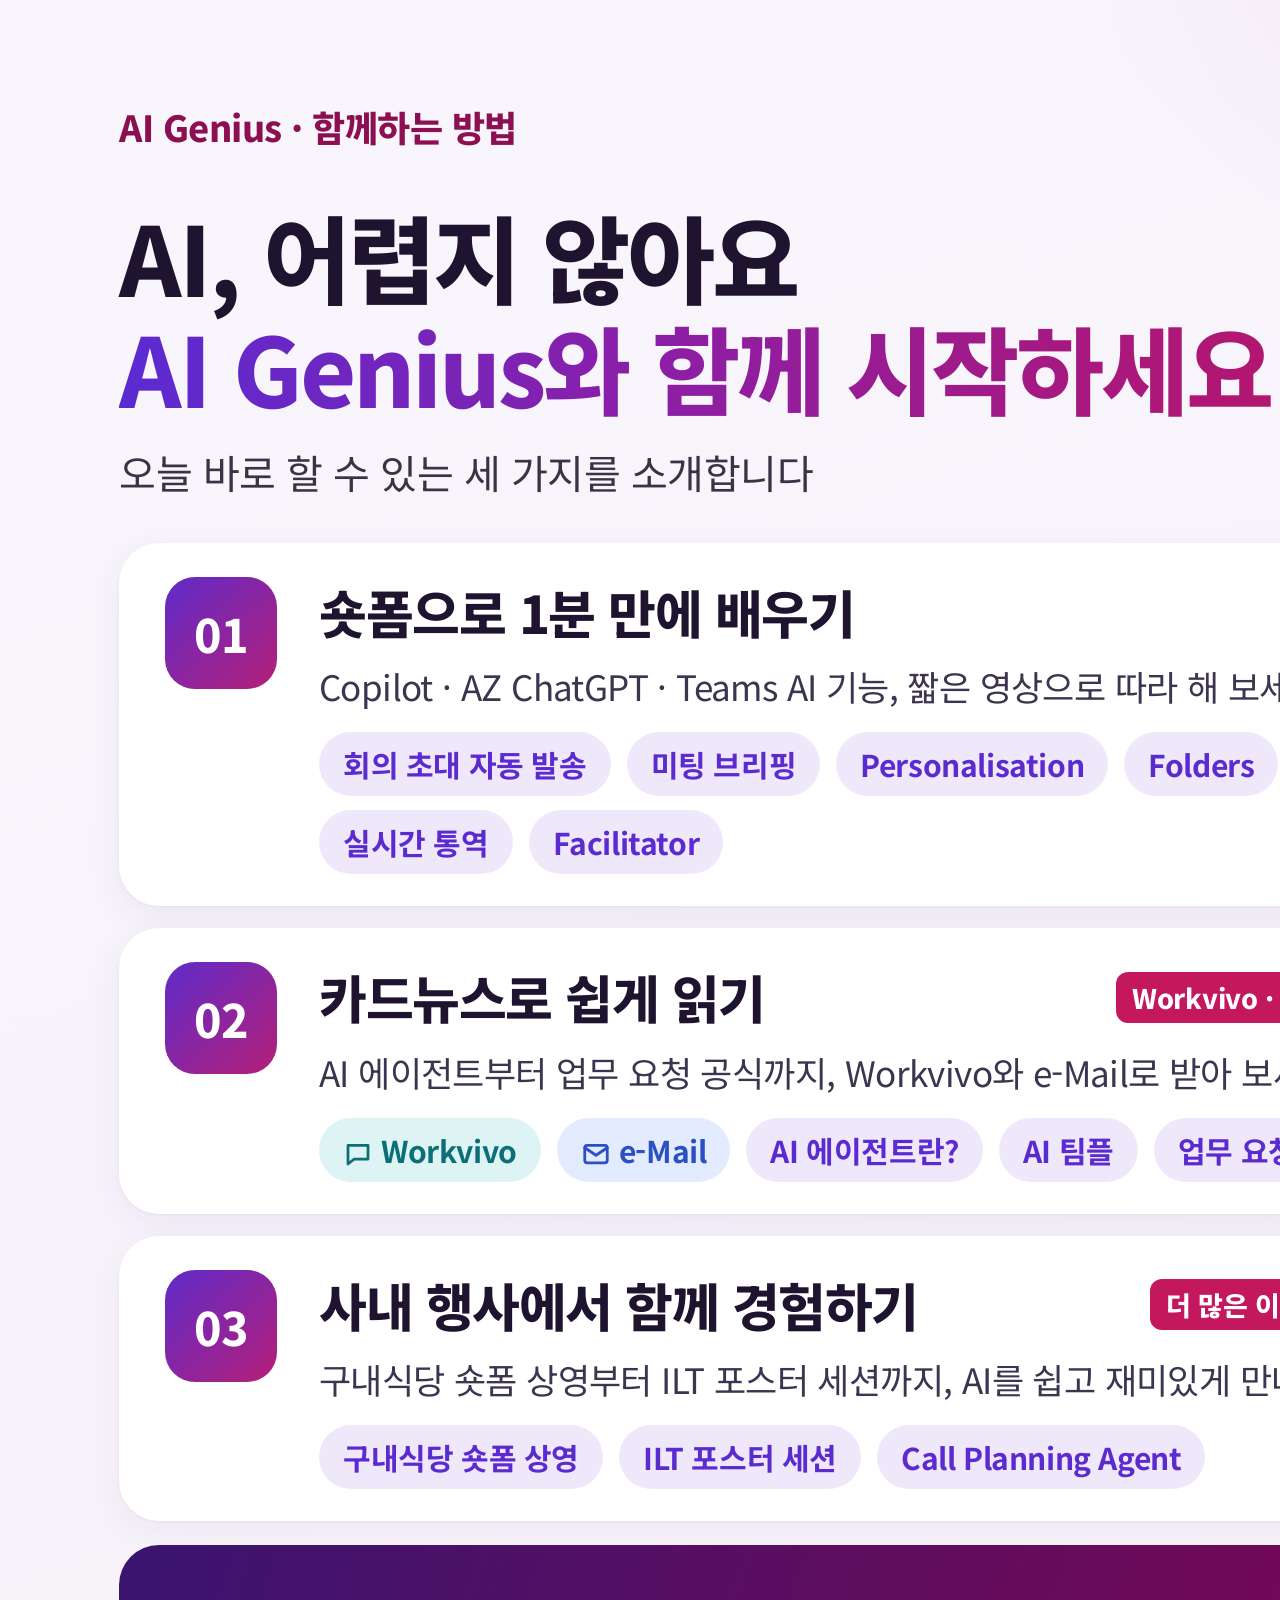
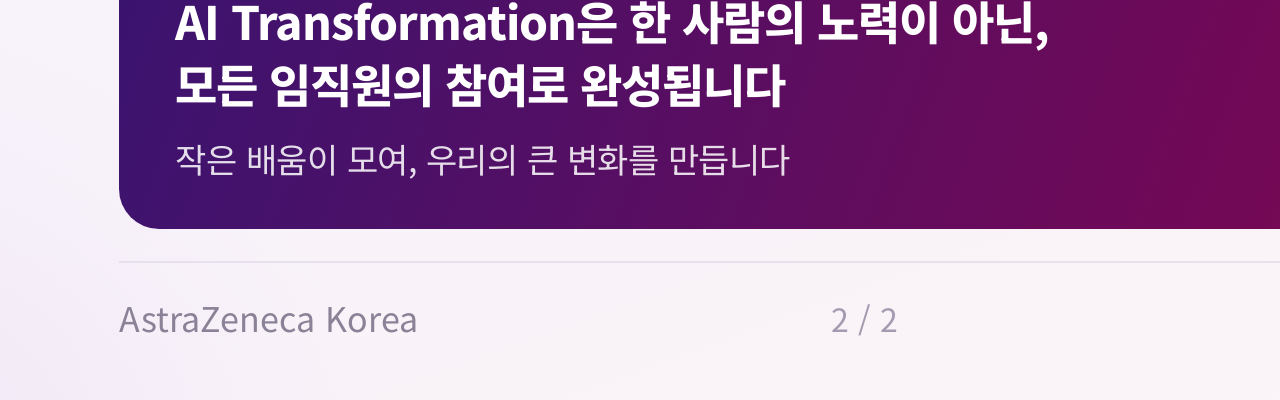
<file: cardnews/ai-genius-how-to.html>
<!doctype html>
<html lang="ko">
<head>
<meta charset="utf-8">
<title>AI Genius 함께하는 방법</title>
<link rel="stylesheet" href="fonts/index.css">
<style>
  :root {
    --ink: #1f1430;
    --body: #3d3550;
    --muted: #8a8296;
    --magenta: #8c0f52;
    --purple: #5b2bd0;
    --tag-bg: #efe8fb;
  }
  * { box-sizing: border-box; margin: 0; padding: 0; }
  html, body { width: 1600px; height: 2000px; }
  body {
    font-family: 'Noto Sans KR Variable', sans-serif;
    color: var(--ink);
    background:
      radial-gradient(900px 600px at 105% -5%, rgba(214, 120, 200, 0.16), transparent 70%),
      radial-gradient(800px 700px at -10% 105%, rgba(150, 120, 230, 0.10), transparent 70%),
      linear-gradient(160deg, #f8f6fc 0%, #f7f3fa 55%, #fbf4f8 100%);
    padding: 86px 119px 58px;
    display: flex;
    flex-direction: column;
  }

  /* 머리글 + 로고 */
  .head { display: flex; justify-content: space-between; align-items: flex-start; height: 112px; }
  .eyebrow { font-size: 36px; font-weight: 800; color: var(--magenta); letter-spacing: -0.5px; padding-top: 14px; }
  .logo { width: 172px; margin-top: -40px; margin-right: -14px; }

  h1 { margin-top: 2px; font-size: 96px; line-height: 1.16; font-weight: 800; letter-spacing: -3px; }
  h1 .grad {
    background: linear-gradient(90deg, #5a2bd2 0%, #8a1fa8 45%, #b3166f 100%);
    -webkit-background-clip: text; background-clip: text; color: transparent;
  }
  .lead { margin-top: 20px; font-size: 40px; font-weight: 400; color: #3a3346; letter-spacing: -0.5px; }

  /* 항목 카드 */
  .items { margin-top: 42px; display: flex; flex-direction: column; gap: 22px; }
  .item {
    background: #fff; border-radius: 40px; padding: 34px 46px 32px;
    display: flex; gap: 42px;
    box-shadow: 0 10px 34px rgba(90, 50, 140, 0.07), 0 1px 3px rgba(90, 50, 140, 0.05);
  }
  .num {
    flex: 0 0 112px; height: 112px; border-radius: 30px;
    background: linear-gradient(135deg, #5f2bc9 0%, #b51f78 100%);
    color: #fff; font-size: 46px; font-weight: 800;
    display: flex; align-items: center; justify-content: center; letter-spacing: -1px;
  }
  .body { flex: 1; min-width: 0; padding-top: 4px; }
  .title { display: flex; align-items: center; gap: 18px; flex-wrap: wrap; }
  .title h2 { font-size: 52px; font-weight: 800; letter-spacing: -1.5px; line-height: 1.2; }
  .flag {
    margin-left: auto;
    background: #c3185d; color: #fff; font-size: 27px; font-weight: 800;
    padding: 6px 16px; border-radius: 12px; letter-spacing: -0.3px; white-space: nowrap;
  }
  .desc { margin-top: 18px; font-size: 35px; color: var(--body); letter-spacing: -0.6px; line-height: 1.4; }
  .tags { margin-top: 22px; display: flex; flex-wrap: wrap; gap: 14px 16px; }
  .tag {
    background: var(--tag-bg); color: var(--purple); font-size: 30px; font-weight: 700;
    padding: 10px 24px; border-radius: 999px; letter-spacing: -0.4px; white-space: nowrap;
  }
  .tag.workvivo { background: #ddf3f4; color: #0b6f78; }
  .tag.mail { background: #e3ecff; color: #2a50c4; }
  .tag svg { width: 30px; height: 30px; vertical-align: -6px; margin-right: 8px; }

  /* 하단 메시지 */
  .banner {
    margin-top: 24px; margin-bottom: 30px; border-radius: 40px; padding: 44px 56px 46px; color: #fff;
    background: linear-gradient(110deg, #3a1470 0%, #5d0d5f 50%, #7d0752 100%);
  }
  .banner h3 { font-size: 46px; font-weight: 800; line-height: 1.38; letter-spacing: -1px; }
  .banner p { margin-top: 18px; font-size: 34px; font-weight: 400; opacity: 0.86; letter-spacing: -0.5px; }

  .foot {
    margin-top: auto; padding-top: 30px; border-top: 2px solid #e6e1ec;
    display: flex; justify-content: space-between; align-items: center;
    font-size: 34px; color: var(--muted);
  }
  .foot .page { font-size: 32px; color: #a39cb0; }
  .foot b { color: var(--magenta); font-weight: 800; }
</style>
</head>
<body>
  <div class="head">
    <div class="eyebrow">AI Genius · 함께하는 방법</div>
    <img class="logo" src="ai-genius-logo.png" alt="AI Genius">
  </div>

  <h1>AI, 어렵지 않아요<br><span class="grad">AI Genius와 함께 시작하세요</span></h1>
  <p class="lead">오늘 바로 할 수 있는 세 가지를 소개합니다</p>

  <div class="items">
    <div class="item">
      <div class="num">01</div>
      <div class="body">
        <div class="title"><h2>숏폼으로 1분 만에 배우기</h2></div>
        <p class="desc">Copilot · AZ ChatGPT · Teams AI 기능, 짧은 영상으로 따라 해 보세요</p>
        <div class="tags">
          <span class="tag">회의 초대 자동 발송</span><span class="tag">미팅 브리핑</span>
          <span class="tag">Personalisation</span><span class="tag">Folders</span>
          <span class="tag">실시간 통역</span><span class="tag">Facilitator</span>
        </div>
      </div>
    </div>

    <div class="item">
      <div class="num">02</div>
      <div class="body">
        <div class="title"><h2>카드뉴스로 쉽게 읽기</h2><span class="flag">Workvivo · e-Mail 발행</span></div>
        <p class="desc">AI 에이전트부터 업무 요청 공식까지, Workvivo와 e-Mail로 받아 보세요</p>
        <div class="tags">
          <span class="tag workvivo"><svg viewBox="0 0 24 24" fill="none" stroke="currentColor" stroke-width="2.2" stroke-linecap="round" stroke-linejoin="round"><path d="M4 5h16v11H9l-5 4z"/></svg>Workvivo</span>
          <span class="tag mail"><svg viewBox="0 0 24 24" fill="none" stroke="currentColor" stroke-width="2.2" stroke-linecap="round" stroke-linejoin="round"><rect x="3" y="5" width="18" height="14" rx="2"/><path d="m3 7 9 6 9-6"/></svg>e-Mail</span>
          <span class="tag">AI 에이전트란?</span><span class="tag">AI 팀플</span><span class="tag">업무 요청 공식</span>
        </div>
      </div>
    </div>

    <div class="item">
      <div class="num">03</div>
      <div class="body">
        <div class="title"><h2>사내 행사에서 함께 경험하기</h2><span class="flag">더 많은 이벤트 준비 중</span></div>
        <p class="desc">구내식당 숏폼 상영부터 ILT 포스터 세션까지, AI를 쉽고 재미있게 만나 보세요</p>
        <div class="tags">
          <span class="tag">구내식당 숏폼 상영</span>
          <span class="tag">ILT 포스터 세션</span><span class="tag">Call Planning Agent</span>
        </div>
      </div>
    </div>
  </div>

  <div class="banner">
    <h3>AI Transformation은 한 사람의 노력이 아닌,<br>모든 임직원의 참여로 완성됩니다</h3>
    <p>작은 배움이 모여, 우리의 큰 변화를 만듭니다</p>
  </div>

  <div class="foot">
    <span>AstraZeneca Korea</span>
    <span class="page">2 / 2</span>
    <b>#AIGenius</b>
  </div>
</body>
</html>
</file>
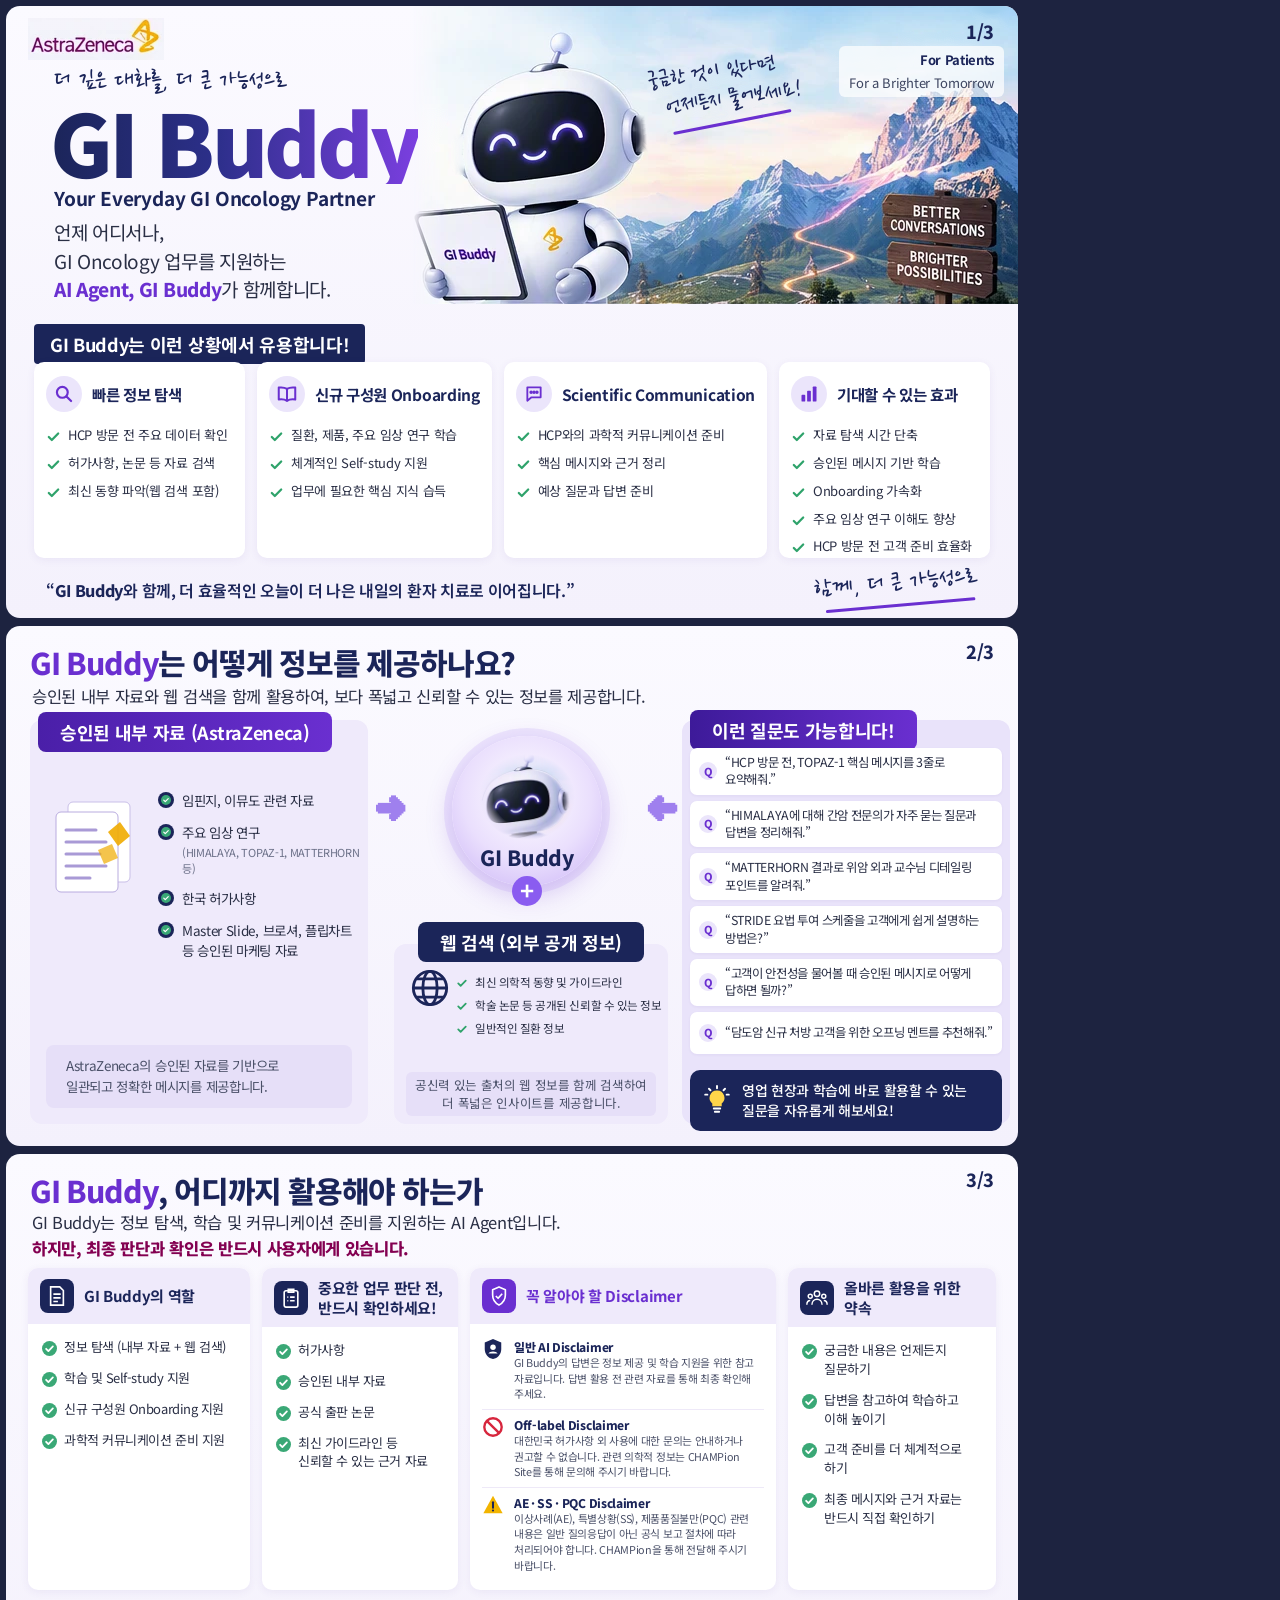
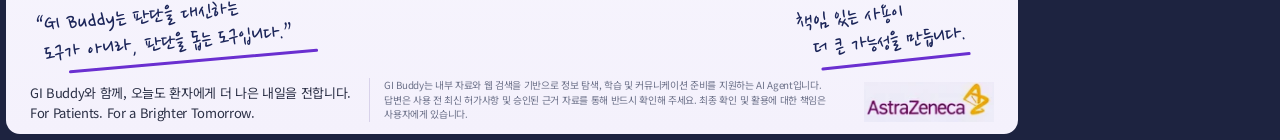
<file: gi-buddy/gi-buddy.html>
<!doctype html>
<html lang="ko">
<head>
<meta charset="utf-8">
<title>GI Buddy</title>
<link rel="preconnect" href="https://fonts.googleapis.com">
<link href="https://fonts.googleapis.com/css2?family=Noto+Sans+KR:wght@400;500;600;700;800;900&family=Nanum+Pen+Script&display=block" rel="stylesheet">
<style>
:root{
  --navy:#1b2559; --ink:#2a2f45; --sub:#4a5068; --muted:#6b7088;
  --purple:#6a2fd0; --purple2:#8a5cf0; --lav:#f3effd; --lav2:#ebe5fb;
  --green:#2fa36b; --mag:#830051;
}
*{box-sizing:border-box;margin:0;padding:0}
html,body{background:#1d2340}
body{width:1024px;font-family:'Noto Sans KR',sans-serif;color:var(--ink);letter-spacing:-0.02em;
  -webkit-font-smoothing:antialiased;padding:6px;word-break:keep-all}
.card{background:linear-gradient(180deg,#fbfaff 0%,#f4f1fc 100%);border-radius:14px;position:relative;overflow:hidden}
.card+.card{margin-top:8px}
.pageno{position:absolute;top:12px;right:24px;font-weight:800;font-size:18px;color:var(--navy);z-index:3}
.hand{font-family:'Nanum Pen Script',cursive;color:var(--navy);letter-spacing:0}
.check{display:inline-block;width:15px;height:15px;flex:none;margin-top:3px}
ul.ck{list-style:none}
ul.ck li{display:flex;gap:7px;font-size:13px;line-height:1.45;color:var(--ink);margin-bottom:9px}

/* ---------- 1 ---------- */
#p1{height:612px}
.hero-art{position:absolute;right:0;top:0;width:606px;height:298px;
  background:url(hero.png) right top/cover no-repeat;
  -webkit-mask-image:linear-gradient(90deg,transparent 0,#000 30px)}
.logo{position:absolute;left:22px;top:12px;height:42px;mix-blend-mode:multiply}
.tag1{position:absolute;left:48px;top:58px;font-size:27px;color:var(--navy)}
.title{position:absolute;left:44px;top:92px;font-weight:900;font-size:86px;line-height:1;letter-spacing:-0.045em;
  background:linear-gradient(90deg,#1b2559 0%,#2c2f8a 45%,#7b3fe0 100%);-webkit-background-clip:text;color:transparent}
.sub1{position:absolute;left:48px;top:178px;font-weight:700;font-size:19px;color:var(--navy);letter-spacing:-0.01em}
.lead{position:absolute;left:48px;top:212px;font-size:19px;line-height:1.5;color:var(--ink)}
.lead b{color:var(--purple);font-weight:800}
.ask{position:absolute;left:640px;top:62px;font-size:25px;line-height:1.15;transform:rotate(-8deg);transform-origin:left top;z-index:2}
.ask:after{content:"";display:block;width:120px;height:3px;border-radius:3px;margin:6px 0 0 18px;background:var(--purple);transform:rotate(-3deg)}
.forp{position:absolute;right:14px;top:40px;text-align:right;z-index:2;background:rgba(255,255,255,.72);padding:4px 10px;border-radius:6px}
.forp b{display:block;font-size:13px;color:var(--navy);font-weight:700}
.forp span{font-size:13px;color:#3d4560}
.banner{position:absolute;left:28px;top:318px;background:var(--navy);color:#fff;font-weight:700;font-size:18px;
  padding:7px 16px;border-radius:4px}
.uses{position:absolute;left:28px;right:28px;top:356px;display:grid;grid-template-columns:repeat(4,1fr);gap:12px}
.use{background:#fff;border-radius:10px;padding:14px 12px 6px;box-shadow:0 2px 8px rgba(80,60,160,.07);height:196px}
.use h3{display:flex;align-items:center;gap:10px;font-size:15.5px;font-weight:700;color:var(--navy);margin-bottom:14px;white-space:nowrap}
.ico{width:36px;height:36px;border-radius:50%;background:var(--lav2);display:grid;place-items:center;flex:none}
.quote{position:absolute;left:40px;top:572px;text-align:left;font-size:16px;font-weight:600;color:var(--navy)}
.quote b{font-weight:800}
.sig{position:absolute;right:40px;top:560px;font-size:27px;transform:rotate(-5deg)}

/* ---------- 2 ---------- */
#p2{height:520px}
.h2{position:absolute;left:24px;top:14px;font-size:30px;font-weight:800;color:var(--navy);letter-spacing:-0.04em}
.h2 em{font-style:normal;color:var(--purple)}
.lead2{position:absolute;left:26px;top:58px;font-size:16.5px;color:var(--ink)}
.box{position:absolute;border-radius:12px;background:#efeafb}
.pill{position:absolute;background:linear-gradient(90deg,#4a1fa8,#6a2fd0);color:#fff;font-weight:700;font-size:18px;padding:7px 22px;border-radius:8px}
.int ul{position:absolute;left:128px;top:70px;list-style:none}
.int li{display:flex;gap:8px;font-size:13.5px;margin-bottom:12px;color:var(--ink)}
.int li small{display:block;font-size:11px;color:var(--muted);margin-top:2px}
.dot{width:16px;height:16px;border-radius:50%;background:var(--navy);display:grid;place-items:center;flex:none;margin-top:2px}
.note{position:absolute;background:#e6dff8;border-radius:8px;font-size:13.5px;line-height:1.6;color:var(--sub);padding:10px 20px}
.center{position:absolute;left:386px;top:110px;width:270px;text-align:center}
.orb{width:150px;height:150px;border-radius:50%;margin:0 auto;background:radial-gradient(circle at 50% 40%,#fff 0%,#eadffd 55%,#c9b2f6 100%);
  box-shadow:0 0 0 8px rgba(160,120,240,.15),0 8px 26px rgba(106,47,208,.25);display:flex;flex-direction:column;align-items:center;justify-content:center}
.orb img{width:96px;height:auto;mix-blend-mode:multiply;margin-top:4px;-webkit-mask-image:radial-gradient(ellipse 50% 50% at 50% 50%,#000 70%,transparent 100%)}
.orb b{font-size:21px;font-weight:800;color:var(--navy);margin-top:2px}
.plus{width:30px;height:30px;border-radius:50%;background:var(--purple2);color:#fff;font-size:24px;line-height:28px;font-weight:700;margin:-10px auto 0;position:relative}
.qs{position:absolute;left:684px;top:96px;width:312px}
.q{display:flex;gap:8px;align-items:center;background:#fff;border-radius:7px;padding:6px 9px;margin-bottom:6px;font-size:12.4px;min-height:42px;line-height:1.4;color:var(--ink);box-shadow:0 1px 3px rgba(60,40,140,.06)}
.qi{width:18px;height:18px;border-radius:50%;background:var(--lav2);color:var(--purple);font-size:11px;font-weight:800;display:grid;place-items:center;flex:none;margin-top:0}
.tip{position:absolute;left:684px;top:376px;width:312px;background:var(--navy);color:#fff;border-radius:10px;padding:10px 14px;display:flex;gap:12px;align-items:center;font-size:14px;line-height:1.45;font-weight:500}
.arrow{position:absolute;color:#9f80ee;font-size:30px;font-weight:900;top:160px!important}

/* ---------- 3 ---------- */
#p3{height:580px}
.lead3{position:absolute;left:26px;top:56px;font-size:16.5px;line-height:1.55;color:var(--ink)}
.lead3 b{color:var(--mag);font-weight:800}
.cols{position:absolute;left:22px;right:22px;top:114px;display:grid;grid-template-columns:222px 196px 306px 1fr;gap:12px}
.col{background:#fff;border-radius:10px;box-shadow:0 2px 8px rgba(80,60,160,.07);overflow:hidden;height:322px}
.colh{display:flex;align-items:center;gap:10px;padding:10px 12px;background:#efeafb;font-weight:700;font-size:15px;color:var(--navy);line-height:1.3;min-height:56px}
.sq{width:34px;height:34px;border-radius:8px;background:var(--navy);display:grid;place-items:center;flex:none}
.colb{padding:14px 14px 4px}
.colb ul.ck li{font-size:13px;margin-bottom:12px;letter-spacing:-0.035em}
.disc{padding:8px 12px 0}
.di{display:flex;gap:10px;padding:6px 0 7px;border-bottom:1px solid #eee9f8}
.di:last-child{border:0}
.di b{display:block;font-size:12px;color:var(--navy);font-weight:800}
.di p{font-size:10.8px;line-height:1.45;color:var(--sub);letter-spacing:-0.03em}
.hand3a{position:absolute;left:30px;top:448px;font-size:24px;line-height:1.15;transform:rotate(-5deg)}
.hand3b{position:absolute;right:50px;top:448px;font-size:24px;line-height:1.15;transform:rotate(-6deg);text-align:left}
.swash{display:block;height:3px;border-radius:3px;background:var(--purple);margin-top:4px}
.foot{position:absolute;left:24px;right:24px;bottom:12px;display:flex;align-items:flex-end;gap:18px}
.foot .l{font-size:13px;line-height:1.5;color:var(--ink);white-space:nowrap}
.foot .m{flex:1;font-size:9.8px;line-height:1.5;color:var(--muted);border-left:1px solid #d8d2ea;padding-left:14px}
.foot img{height:40px;mix-blend-mode:multiply}
</style>
</head>
<body>
<svg width="0" height="0" style="position:absolute">
  <defs>
    <symbol id="ck" viewBox="0 0 16 16"><path d="M3 8.5l3.2 3.2L13 4.8" fill="none" stroke="#2fa36b" stroke-width="2.4" stroke-linecap="round" stroke-linejoin="round"/></symbol>
    <symbol id="ckc" viewBox="0 0 16 16"><circle cx="8" cy="8" r="8" fill="#3aa876"/><path d="M4.4 8.3l2.4 2.4 4.8-4.9" fill="none" stroke="#fff" stroke-width="1.9" stroke-linecap="round" stroke-linejoin="round"/></symbol>
  </defs>
</svg>

<!-- ======================= 1/3 ======================= -->
<section class="card" id="p1">
  <div class="hero-art"></div>
  <img class="logo" src="logo.png" alt="AstraZeneca">
  <div class="pageno">1/3</div>
  <div class="forp"><b>For Patients</b><span>For a Brighter Tomorrow</span></div>
  <div class="hand tag1">더 깊은 대화를, 더 큰 가능성으로</div>
  <div class="title">GI Buddy</div>
  <div class="sub1">Your Everyday GI Oncology Partner</div>
  <div class="lead">언제 어디서나,<br>GI Oncology 업무를 지원하는<br><b>AI Agent, GI Buddy</b>가 함께합니다.</div>
  <div class="hand ask">궁금한 것이 있다면<br>&nbsp;&nbsp;언제든지 물어보세요!</div>

  <div class="banner">GI Buddy는 이런 상황에서 유용합니다!</div>
  <div class="uses">
    <div class="use">
      <h3><span class="ico"><svg width="20" height="20" viewBox="0 0 24 24" fill="none" stroke="#6a2fd0" stroke-width="2.6" stroke-linecap="round"><circle cx="10" cy="10" r="6.5"/><path d="M15 15l5.5 5.5"/></svg></span>빠른 정보 탐색</h3>
      <ul class="ck">
        <li><svg class="check"><use href="#ck"/></svg>HCP 방문 전 주요 데이터 확인</li>
        <li><svg class="check"><use href="#ck"/></svg>허가사항, 논문 등 자료 검색</li>
        <li><svg class="check"><use href="#ck"/></svg>최신 동향 파악(웹 검색 포함)</li>
      </ul>
    </div>
    <div class="use">
      <h3><span class="ico"><svg width="22" height="22" viewBox="0 0 24 24" fill="none" stroke="#6a2fd0" stroke-width="2.2" stroke-linejoin="round"><path d="M12 6.5C9.5 4.8 6.5 4.5 3 5v13c3.5-.5 6.5-.2 9 1.5 2.5-1.7 5.5-2 9-1.5V5c-3.5-.5-6.5-.2-9 1.5z"/><path d="M12 6.5v13"/></svg></span>신규 구성원 Onboarding</h3>
      <ul class="ck">
        <li><svg class="check"><use href="#ck"/></svg>질환, 제품, 주요 임상 연구 학습</li>
        <li><svg class="check"><use href="#ck"/></svg>체계적인 Self-study 지원</li>
        <li><svg class="check"><use href="#ck"/></svg>업무에 필요한 핵심 지식 습득</li>
      </ul>
    </div>
    <div class="use">
      <h3><span class="ico"><svg width="20" height="20" viewBox="0 0 24 24" fill="none" stroke="#6a2fd0" stroke-width="2.2" stroke-linejoin="round"><path d="M4 4h16v12H9l-5 4z"/><circle cx="8.5" cy="10" r="1" fill="#6a2fd0"/><circle cx="12" cy="10" r="1" fill="#6a2fd0"/><circle cx="15.5" cy="10" r="1" fill="#6a2fd0"/></svg></span>Scientific Communication</h3>
      <ul class="ck">
        <li><svg class="check"><use href="#ck"/></svg>HCP와의 과학적 커뮤니케이션 준비</li>
        <li><svg class="check"><use href="#ck"/></svg>핵심 메시지와 근거 정리</li>
        <li><svg class="check"><use href="#ck"/></svg>예상 질문과 답변 준비</li>
      </ul>
    </div>
    <div class="use">
      <h3><span class="ico"><svg width="20" height="20" viewBox="0 0 24 24" fill="#6a2fd0"><rect x="3" y="13" width="4.5" height="8" rx="1"/><rect x="9.75" y="8" width="4.5" height="13" rx="1"/><rect x="16.5" y="3" width="4.5" height="18" rx="1"/></svg></span>기대할 수 있는 효과</h3>
      <ul class="ck">
        <li><svg class="check"><use href="#ck"/></svg>자료 탐색 시간 단축</li>
        <li><svg class="check"><use href="#ck"/></svg>승인된 메시지 기반 학습</li>
        <li><svg class="check"><use href="#ck"/></svg>Onboarding 가속화</li>
        <li><svg class="check"><use href="#ck"/></svg>주요 임상 연구 이해도 향상</li>
        <li><svg class="check"><use href="#ck"/></svg>HCP 방문 전 고객 준비 효율화</li>
      </ul>
    </div>
  </div>
  <div class="quote">“<b>GI Buddy</b>와 함께, 더 효율적인 오늘이 더 나은 내일의 환자 치료로 이어집니다.”</div>
  <div class="hand sig">함께, 더 큰 가능성으로<span class="swash" style="width:150px;margin-left:10px"></span></div>
</section>

<!-- ======================= 2/3 ======================= -->
<section class="card" id="p2">
  <div class="pageno">2/3</div>
  <div class="h2"><em>GI Buddy</em>는 어떻게 정보를 제공하나요?</div>
  <div class="lead2">승인된 내부 자료와 웹 검색을 함께 활용하여, 보다 폭넓고 신뢰할 수 있는 정보를 제공합니다.</div>

  <div class="box int" style="left:24px;top:94px;width:338px;height:404px">
    <div class="pill" style="left:8px;top:-8px">승인된 내부 자료 (AstraZeneca)</div>
    <svg style="position:absolute;left:20px;top:78px" width="88" height="98" viewBox="0 0 88 98">
      <rect x="18" y="4" width="62" height="80" rx="5" fill="#fff" stroke="#c9bfe8"/>
      <rect x="6" y="14" width="62" height="80" rx="5" fill="#fff" stroke="#b9acdf"/>
      <g stroke="#a99ad6" stroke-width="3" stroke-linecap="round"><path d="M16 32h30M16 44h40M16 56h34M16 68h40M16 80h24"/></g>
      <path d="M58 34l12-10 10 14-12 10z" fill="#f0ab00" opacity=".9"/><path d="M48 52l14-6 6 14-14 6z" fill="#f0ab00" opacity=".7"/>
    </svg>
    <ul>
      <li><span class="dot"><svg width="10" height="10"><use href="#ckc"/></svg></span>임핀지, 이뮤도 관련 자료</li>
      <li><span class="dot"><svg width="10" height="10"><use href="#ckc"/></svg></span><span>주요 임상 연구<small>(HIMALAYA, TOPAZ-1, MATTERHORN 등)</small></span></li>
      <li><span class="dot"><svg width="10" height="10"><use href="#ckc"/></svg></span>한국 허가사항</li>
      <li><span class="dot"><svg width="10" height="10"><use href="#ckc"/></svg></span><span>Master Slide, 브로셔, 플립차트<br>등 승인된 마케팅 자료</span></li>
    </ul>
    <div class="note" style="left:16px;right:16px;bottom:16px">AstraZeneca의 승인된 자료를 기반으로<br>일관되고 정확한 메시지를 제공합니다.</div>
  </div>

  <div class="arrow" style="left:370px;top:150px">➜</div>
  <div class="arrow" style="left:640px;top:150px;transform:scaleX(-1)">➜</div>

  <div class="center">
    <div class="orb"><img src="bot.png" alt=""><b>GI Buddy</b></div>
    <div class="plus">+</div>
  </div>

  <div class="box" style="left:388px;top:318px;width:274px;height:180px;background:#efeafb">
    <div class="pill" style="left:0;right:0;margin:auto;width:max-content;top:-22px;background:var(--navy)">웹 검색 (외부 공개 정보)</div>
    <svg style="position:absolute;left:16px;top:24px" width="40" height="40" viewBox="0 0 24 24" fill="none" stroke="#1b2559" stroke-width="1.7"><circle cx="12" cy="12" r="10"/><ellipse cx="12" cy="12" rx="4.3" ry="10"/><path d="M2 12h20M4 6.5h16M4 17.5h16"/></svg>
    <ul class="ck" style="position:absolute;left:62px;top:30px">
      <li style="font-size:11.6px;margin-bottom:6px;letter-spacing:-0.04em"><svg class="check" style="width:12px;height:12px"><use href="#ck"/></svg>최신 의학적 동향 및 가이드라인</li>
      <li style="font-size:11.6px;margin-bottom:6px;letter-spacing:-0.04em"><svg class="check" style="width:12px;height:12px"><use href="#ck"/></svg>학술 논문 등 공개된 신뢰할 수 있는 정보</li>
      <li style="font-size:11.6px;margin-bottom:6px;letter-spacing:-0.04em"><svg class="check" style="width:12px;height:12px"><use href="#ck"/></svg>일반적인 질환 정보</li>
    </ul>
    <div style="position:absolute;left:12px;right:12px;bottom:8px;font-size:12.5px;line-height:1.45;color:var(--sub);text-align:center;background:#e6dff8;border-radius:6px;padding:4px 6px">공신력 있는 출처의 웹 정보를 함께 검색하여<br>더 폭넓은 인사이트를 제공합니다.</div>
  </div>

  <div class="box" style="left:676px;top:94px;width:328px;height:404px;background:#e9e3fa"></div>
  <div class="pill" style="left:684px;top:84px;background:linear-gradient(90deg,#3d1a99,#6a2fd0)">이런 질문도 가능합니다!</div>
  <div class="qs" style="top:122px">
    <div class="q"><span class="qi">Q</span>“HCP 방문 전, TOPAZ-1 핵심 메시지를 3줄로 요약해줘.”</div>
    <div class="q"><span class="qi">Q</span>“HIMALAYA에 대해 간암 전문의가 자주 묻는 질문과 답변을 정리해줘.”</div>
    <div class="q"><span class="qi">Q</span>“MATTERHORN 결과로 위암 외과 교수님 디테일링 포인트를 알려줘.”</div>
    <div class="q"><span class="qi">Q</span>“STRIDE 요법 투여 스케줄을 고객에게 쉽게 설명하는 방법은?”</div>
    <div class="q"><span class="qi">Q</span>“고객이 안전성을 물어볼 때 승인된 메시지로 어떻게 답하면 될까?”</div>
    <div class="q"><span class="qi">Q</span>“담도암 신규 처방 고객을 위한 오프닝 멘트를 추천해줘.”</div>
  </div>
  <div class="tip" style="top:444px">
    <svg width="26" height="30" viewBox="0 0 24 28" fill="none" stroke="#fff" stroke-width="1.8" stroke-linecap="round"><path d="M12 6a6 6 0 0 0-3.5 10.9V19h7v-2.1A6 6 0 0 0 12 6z" fill="#ffd54a" stroke="#ffd54a"/><path d="M9 22h6M10 25h4M12 1v2M3 9H1M23 9h-2M4.5 3.5l1.4 1.4M19.5 3.5l-1.4 1.4"/></svg>
    <span>영업 현장과 학습에 바로 활용할 수 있는<br>질문을 자유롭게 해보세요!</span>
  </div>
</section>

<!-- ======================= 3/3 ======================= -->
<section class="card" id="p3">
  <div class="pageno">3/3</div>
  <div class="h2"><em>GI Buddy</em>, 어디까지 활용해야 하는가</div>
  <div class="lead3">GI Buddy는 정보 탐색, 학습 및 커뮤니케이션 준비를 지원하는 AI Agent입니다.<br><b>하지만, 최종 판단과 확인은 반드시 사용자에게 있습니다.</b></div>

  <div class="cols">
    <div class="col">
      <div class="colh"><span class="sq"><svg width="18" height="20" viewBox="0 0 18 22" fill="none" stroke="#fff" stroke-width="1.8"><path d="M2 1h10l4 4v16H2z"/><path d="M5 9h8M5 13h8M5 17h5"/></svg></span>GI Buddy의 역할</div>
      <div class="colb"><ul class="ck">
        <li><svg class="check"><use href="#ckc"/></svg>정보 탐색 (내부 자료 + 웹 검색)</li>
        <li><svg class="check"><use href="#ckc"/></svg>학습 및 Self-study 지원</li>
        <li><svg class="check"><use href="#ckc"/></svg>신규 구성원 Onboarding 지원</li>
        <li><svg class="check"><use href="#ckc"/></svg>과학적 커뮤니케이션 준비 지원</li>
      </ul></div>
    </div>
    <div class="col">
      <div class="colh"><span class="sq"><svg width="18" height="20" viewBox="0 0 18 22" fill="none" stroke="#fff" stroke-width="1.8"><rect x="1.5" y="3" width="15" height="18" rx="2"/><path d="M6 1.5h6v3H6zM5 10h1M8 10h5M5 14h1M8 14h5"/></svg></span>중요한 업무 판단 전,<br>반드시 확인하세요!</div>
      <div class="colb"><ul class="ck">
        <li><svg class="check"><use href="#ckc"/></svg>허가사항</li>
        <li><svg class="check"><use href="#ckc"/></svg>승인된 내부 자료</li>
        <li><svg class="check"><use href="#ckc"/></svg>공식 출판 논문</li>
        <li><svg class="check"><use href="#ckc"/></svg>최신 가이드라인 등<br>신뢰할 수 있는 근거 자료</li>
      </ul></div>
    </div>
    <div class="col">
      <div class="colh" style="color:var(--purple)"><span class="sq" style="background:var(--purple)"><svg width="18" height="20" viewBox="0 0 18 22" fill="none" stroke="#fff" stroke-width="1.8" stroke-linejoin="round"><path d="M9 1l7 3v6c0 5-3 9-7 11-4-2-7-6-7-11V4z"/><path d="M5.5 11l2.5 2.5 4.5-5"/></svg></span>꼭 알아야 할 Disclaimer</div>
      <div class="disc">
        <div class="di"><svg width="22" height="22" viewBox="0 0 24 24" style="flex:none"><path d="M12 1l9 4v7c0 6-4 10-9 11-5-1-9-5-9-11V5z" fill="#1b2559"/><circle cx="12" cy="10" r="3" fill="#fff"/><path d="M7 17c1-3 9-3 10 0" fill="#fff"/></svg><div><b>일반 AI Disclaimer</b><p>GI Buddy의 답변은 정보 제공 및 학습 지원을 위한 참고 자료입니다. 답변 활용 전 관련 자료를 통해 최종 확인해 주세요.</p></div></div>
        <div class="di"><svg width="22" height="22" viewBox="0 0 24 24" style="flex:none" fill="none" stroke="#d7263d" stroke-width="2.6"><circle cx="12" cy="12" r="9.5"/><path d="M5.3 5.3l13.4 13.4"/></svg><div><b>Off-label Disclaimer</b><p>대한민국 허가사항 외 사용에 대한 문의는 안내하거나 권고할 수 없습니다. 관련 의학적 정보는 CHAMPion Site를 통해 문의해 주시기 바랍니다.</p></div></div>
        <div class="di"><svg width="22" height="22" viewBox="0 0 24 24" style="flex:none"><path d="M12 2L1.5 21h21z" fill="#f2b400"/><path d="M12 9v6" stroke="#1b2559" stroke-width="2.2" stroke-linecap="round"/><circle cx="12" cy="18" r="1.2" fill="#1b2559"/></svg><div><b>AE · SS · PQC Disclaimer</b><p>이상사례(AE), 특별상황(SS), 제품품질불만(PQC) 관련 내용은 일반 질의응답이 아닌 공식 보고 절차에 따라 처리되어야 합니다. CHAMPion을 통해 전달해 주시기 바랍니다.</p></div></div>
      </div>
    </div>
    <div class="col">
      <div class="colh"><span class="sq"><svg width="22" height="20" viewBox="0 0 26 22" fill="none" stroke="#fff" stroke-width="1.7"><circle cx="13" cy="6" r="3.2"/><circle cx="5" cy="9" r="2.4"/><circle cx="21" cy="9" r="2.4"/><path d="M7 19c0-4 2.7-6.5 6-6.5s6 2.5 6 6.5M1 19c0-3 1.6-5 4-5M25 19c0-3-1.6-5-4-5"/></svg></span>올바른 활용을 위한 약속</div>
      <div class="colb"><ul class="ck">
        <li><svg class="check"><use href="#ckc"/></svg>궁금한 내용은 언제든지 질문하기</li>
        <li><svg class="check"><use href="#ckc"/></svg>답변을 참고하여 학습하고 이해 높이기</li>
        <li><svg class="check"><use href="#ckc"/></svg>고객 준비를 더 체계적으로 하기</li>
        <li><svg class="check"><use href="#ckc"/></svg>최종 메시지와 근거 자료는<br>반드시 직접 확인하기</li>
      </ul></div>
    </div>
  </div>

  <div class="hand hand3a">“GI Buddy는 판단을 대신하는<br>&nbsp;도구가 아니라, 판단을 돕는 도구입니다.”<span class="swash" style="width:250px;margin-left:30px"></span></div>
  <div class="hand hand3b">책임 있는 사용이<br>&nbsp;&nbsp;더 큰 가능성을 만듭니다.<span class="swash" style="width:150px;margin-left:20px"></span></div>

  <div class="foot">
    <div class="l">GI Buddy와 함께, 오늘도 환자에게 더 나은 내일을 전합니다.<br>For Patients. For a Brighter Tomorrow.</div>
    <div class="m">GI Buddy는 내부 자료와 웹 검색을 기반으로 정보 탐색, 학습 및 커뮤니케이션 준비를 지원하는 AI Agent입니다. 답변은 사용 전 최신 허가사항 및 승인된 근거 자료를 통해 반드시 확인해 주세요. 최종 확인 및 활용에 대한 책임은 사용자에게 있습니다.</div>
    <img src="logo.png" alt="AstraZeneca">
  </div>
</section>
</body>
</html>
</file>
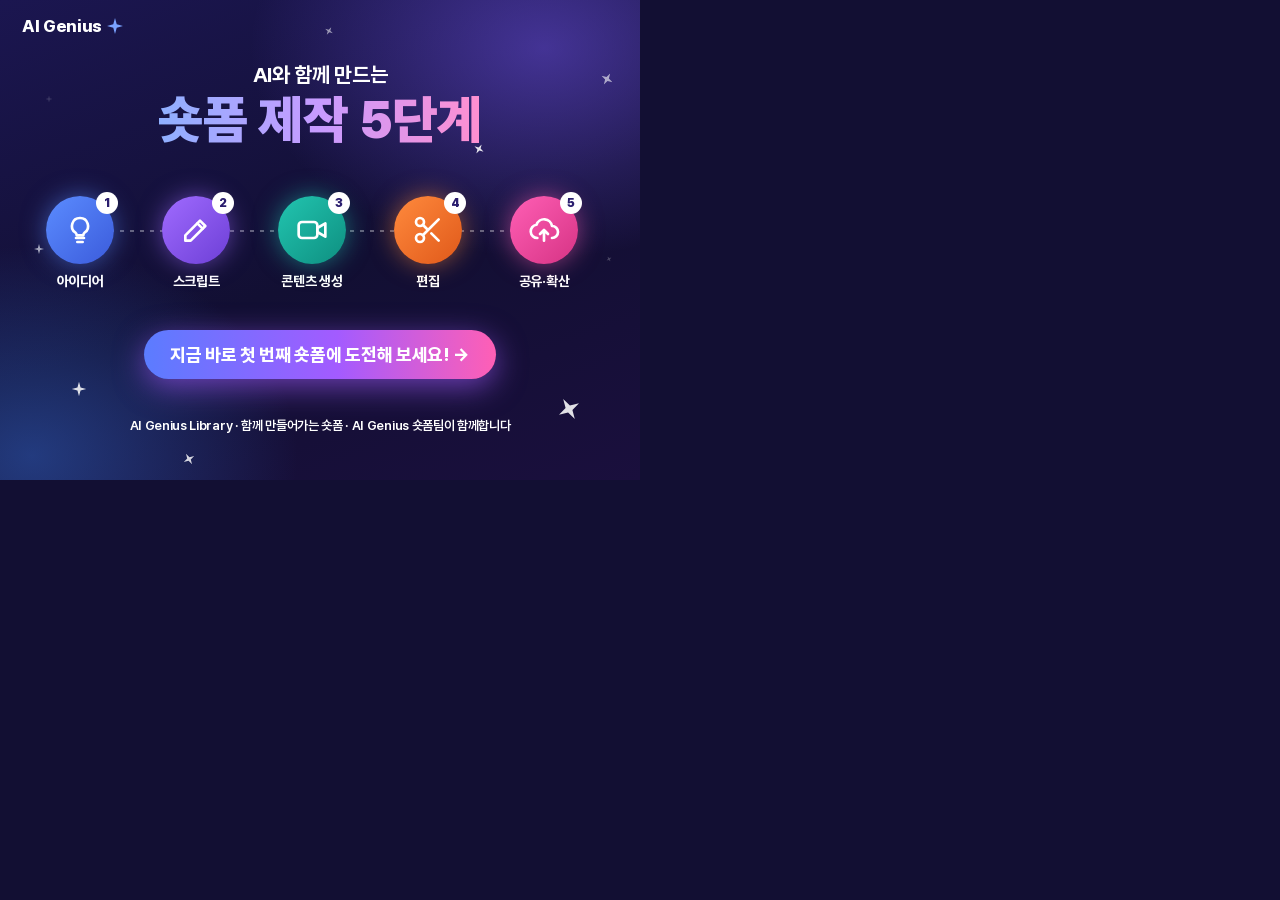
<file: shorts-gif/scene.html>
<!doctype html>
<html lang="ko"><head><meta charset="utf-8">
<style>
@font-face{font-family:P;src:url(fonts/Pretendard-Medium.woff2);font-weight:500}
@font-face{font-family:P;src:url(fonts/Pretendard-SemiBold.woff2);font-weight:600}
@font-face{font-family:P;src:url(fonts/Pretendard-Bold.woff2);font-weight:700}
@font-face{font-family:P;src:url(fonts/Pretendard-ExtraBold.woff2);font-weight:800}
@font-face{font-family:P;src:url(fonts/Pretendard-Black.woff2);font-weight:900}
*{box-sizing:border-box;margin:0;padding:0}
html,body{width:640px;height:480px;overflow:hidden;background:#120f33}
body{font-family:P,sans-serif;color:#fff;letter-spacing:-0.02em}
#stage{position:relative;width:640px;height:480px;overflow:hidden;
  background:
   radial-gradient(420px 300px at 85% 10%,rgba(124,92,255,.45),transparent 70%),
   radial-gradient(380px 300px at 5% 95%,rgba(59,130,246,.38),transparent 70%),
   linear-gradient(160deg,#1b1650 0%,#120f33 55%,#1a0f3d 100%)}
.abs{position:absolute}
.scene{position:absolute;inset:0;opacity:0}
.grad{background:linear-gradient(90deg,#8fb0ff,#c79bff 50%,#ff8fd0);-webkit-background-clip:text;background-clip:text;color:transparent}
svg.ic{fill:none;stroke:#fff;stroke-width:2;stroke-linecap:round;stroke-linejoin:round}
.spark{position:absolute;width:18px;height:18px}
.spark path{fill:#fff}
/* top logo */
#logo{left:22px;top:16px;font-weight:800;font-size:17px;display:flex;align-items:center;gap:5px}
#logo small{display:block;font-size:8.5px;font-weight:600;opacity:.6;letter-spacing:.08em}
/* story bar */
#bar{left:22px;right:22px;top:16px;height:4px;display:flex;gap:6px}
#bar div{flex:1;background:rgba(255,255,255,.18);border-radius:3px;overflow:hidden}
#bar i{display:block;height:100%;width:0;background:#fff;border-radius:3px}
/* intro */
.big{font-weight:900}
/* steps */
.ring{position:absolute;left:62px;top:150px;width:170px;height:170px}
.badge{position:absolute;left:87px;top:175px;width:120px;height:120px;border-radius:50%;display:flex;align-items:center;justify-content:center}
.num{position:absolute;left:40px;top:62px;font-size:110px;font-weight:900;line-height:1;color:transparent;-webkit-text-stroke:1.5px rgba(255,255,255,.25)}
.right{position:absolute;left:268px;top:92px;width:350px}
.lab{font-size:15px;font-weight:800;letter-spacing:.06em}
.ttl{font-size:42px;font-weight:900;margin-top:4px;line-height:1.15}
.sub{font-size:16px;font-weight:500;opacity:.78;margin-top:8px}
.chips{display:flex;flex-wrap:wrap;gap:8px;margin-top:22px}
.chip{padding:9px 13px;border-radius:12px;font-size:14px;font-weight:700;background:rgba(255,255,255,.1);border:1px solid rgba(255,255,255,.18);display:flex;align-items:center;gap:6px;white-space:nowrap}
.chip b{width:8px;height:8px;border-radius:50%;display:inline-block}
.arrow{align-self:center;font-weight:800;opacity:.7}
.bubble{margin-top:14px;padding:10px 14px;border-radius:14px;font-size:14.5px;font-weight:700;background:#fff;color:#2a1d6e;display:inline-block}
.check{display:flex;align-items:center;gap:9px;font-size:15px;font-weight:600;margin-top:8px}
.check .bx{width:20px;height:20px;border-radius:50%;border:2px solid rgba(255,255,255,.4);display:flex;align-items:center;justify-content:center}
.tip{margin-top:16px;font-size:13.5px;font-weight:600;opacity:.85;display:flex;gap:8px;align-items:center}
.tip span{background:#ffd54a;color:#3b2a00;font-weight:900;font-size:11px;padding:3px 7px;border-radius:7px}
/* stats */
.statnum{font-size:92px;font-weight:900;line-height:1}
/* summary */
.step5{position:absolute;top:196px;width:96px;text-align:center}
.step5 .c{width:68px;height:68px;margin:0 auto;border-radius:50%;display:flex;align-items:center;justify-content:center;position:relative}
.step5 .n{position:absolute;right:-4px;top:-4px;width:22px;height:22px;border-radius:50%;background:#fff;color:#2a1d6e;font-size:12px;font-weight:900;display:flex;align-items:center;justify-content:center}
.step5 p{margin-top:9px;font-size:14px;font-weight:700}
#cta{left:50%;top:330px;transform:translateX(-50%);white-space:nowrap;padding:14px 26px;border-radius:40px;font-size:18px;font-weight:800;background:linear-gradient(90deg,#5b7cff,#a35bff 55%,#ff5fb5);box-shadow:0 8px 30px rgba(163,91,255,.45)}
.foot{left:0;right:0;text-align:center;font-size:13px;font-weight:600;opacity:.7}
</style></head>
<body><div id="stage">

<!-- shared sparkles -->
<div id="sparks"></div>

<!-- ========== SUMMARY ========== -->
<div class="scene" id="sum">
  <div class="abs" id="logo">AI Genius <svg width="16" height="16" viewBox="0 0 24 24"><path fill="#7aa2ff" d="M12 0l2.6 9.4L24 12l-9.4 2.6L12 24l-2.6-9.4L0 12l9.4-2.6z"/></svg></div>
  <div class="abs" id="s_h1" style="left:0;right:0;top:62px;text-align:center;font-size:21px;font-weight:700;opacity:.85">AI와 함께 만드는</div>
  <div class="abs big" id="s_h2" style="left:0;right:0;top:92px;text-align:center;font-size:52px;line-height:1.1"><span class="grad">숏폼 제작 5단계</span></div>
  <svg class="abs" id="s_line" style="left:80px;top:229px" width="480" height="4"><line x1="0" y1="2" x2="480" y2="2" stroke="rgba(255,255,255,.35)" stroke-width="2" stroke-dasharray="4 6"/></svg>
  <div id="s_steps"></div>
  <div class="abs" id="cta">지금 바로 첫 번째 숏폼에 도전해 보세요! →</div>
  <div class="abs foot" id="s_foot" style="top:418px">AI Genius Library · 함께 만들어가는 숏폼 · AI Genius 숏폼팀이 함께합니다</div>
</div>

<!-- ========== INTRO ========== -->
<div class="scene" id="intro">
  <div class="abs" id="i_play" style="left:270px;top:60px;width:100px;height:100px;border-radius:50%;background:linear-gradient(135deg,#5b7cff,#c05bff);display:flex;align-items:center;justify-content:center;box-shadow:0 0 50px rgba(160,100,255,.6)">
    <svg width="40" height="40" viewBox="0 0 24 24"><path fill="#fff" d="M8 5v14l11-7z"/></svg></div>
  <div class="abs" id="i_ring" style="left:270px;top:60px;width:100px;height:100px;border-radius:50%;border:3px solid #c79bff"></div>
  <div class="abs big" id="i_1" style="left:0;right:0;top:188px;text-align:center;font-size:34px">짧지만,</div>
  <div class="abs big" id="i_2" style="left:0;right:0;top:232px;text-align:center;font-size:34px">더 큰 변화를 만드는</div>
  <div class="abs big" id="i_3" style="left:0;right:0;top:288px;text-align:center;font-size:58px"><span class="grad">AI Genius Shorts</span></div>
</div>

<!-- ========== STEPS ========== -->
<div class="abs" id="bar" style="opacity:0"><div><i></i></div><div><i></i></div><div><i></i></div><div><i></i></div><div><i></i></div></div>
<div id="steps"></div>

<!-- ========== STATS ========== -->
<div class="scene" id="stats">
  <div class="abs" id="t_lab" style="left:0;right:0;top:70px;text-align:center;font-size:20px;font-weight:800;display:flex;justify-content:center;align-items:center;gap:8px">
    <svg width="26" height="26" viewBox="0 0 24 24" class="ic"><path d="M12 2l9 5-9 5-9-5z"/><path d="M3 7v10l9 5 9-5V7"/><path d="M12 12v10"/></svg>AI Genius Library</div>
  <div class="abs" id="t_a" style="left:90px;top:140px;width:160px;text-align:center"><div class="statnum" style="opacity:.55">6</div><div style="font-size:16px;font-weight:700;opacity:.6;margin-top:6px">현재</div></div>
  <div class="abs" id="t_arr" style="left:262px;top:165px;font-size:48px;font-weight:900;opacity:.8">→</div>
  <div class="abs" id="t_b" style="left:330px;top:140px;width:230px;text-align:center"><div class="statnum grad" id="t_cnt">6</div><div style="font-size:16px;font-weight:700;margin-top:6px">목표 (편)</div></div>
  <div class="abs" style="left:90px;right:90px;top:290px;height:12px;border-radius:8px;background:rgba(255,255,255,.14);overflow:hidden"><div id="t_fill" style="height:100%;width:18%;background:linear-gradient(90deg,#5b7cff,#c05bff,#ff5fb5);border-radius:8px"></div></div>
  <div class="abs" id="t_txt" style="left:0;right:0;top:330px;text-align:center;font-size:19px;font-weight:700">모든 TFT 구성원, <span style="color:#ffd54a">최소 1편</span> 숏폼 참여가 목표!</div>
</div>

</div>
<script>
const W=640,H=480;
const ICONS={
 bulb:'<path d="M9 18h6M10 21h4"/><path d="M12 3a6 6 0 0 0-3.5 10.9c.6.5 1 1.2 1 2V16h5v-.1c0-.8.4-1.5 1-2A6 6 0 0 0 12 3z"/>',
 pen:'<path d="M4 20h4L19 9l-4-4L4 16z"/><path d="M13 7l4 4"/>',
 video:'<rect x="2" y="6" width="14" height="12" rx="2.5"/><path d="M16 10.5l6-3.5v10l-6-3.5z"/>',
 cut:'<circle cx="6" cy="6" r="3"/><circle cx="6" cy="18" r="3"/><path d="M20 4L8.1 15.9M14.5 14.5L20 20M8.1 8.1L12 12"/>',
 up:'<path d="M7 18a5 5 0 0 1-.6-9.96A6 6 0 0 1 18 9a4 4 0 0 1 0 9"/><path d="M12 12v8M9 15l3-3 3 3"/>'
};
const ic=(k,s)=>`<svg class="ic" width="${s}" height="${s}" viewBox="0 0 24 24">${ICONS[k]}</svg>`;
const STEPS=[
 {c:'#5b8cff',c2:'#3b5bdb',icon:'bulb',t:'아이디어 선정',s:'어떤 숏폼을 만들지 결정합니다.',
  body:`<div class="chips"><div class="chip k"><b style="background:#7aa2ff"></b>AI Adoption Level</div><div class="chip k"><b style="background:#c79bff"></b>Use Case Sharing</div><div class="chip k"><b style="background:#5eead4"></b>Degreed Campaign</div></div>
  <div class="tip k"><span>TIP!</span>동료들이 자주 궁금해하는 ‘하나의 질문’에서 시작</div>`},
 {c:'#a06bff',c2:'#6d3fd6',icon:'pen',t:'스크립트 작성',s:'전달하고 싶은 내용을 간단하게 구성합니다.',
  body:`<div class="chips" style="gap:6px"><div class="chip k">Question</div><span class="arrow k">›</span><div class="chip k">Solution</div><span class="arrow k">›</span><div class="chip k">Demo</div><span class="arrow k">›</span><div class="chip k" style="background:#a06bff;border-color:#a06bff">CTA</div></div>
  <div class="bubble k">“Copilot Work IQ, 사용해보셨나요?”</div>`},
 {c:'#22c5b0',c2:'#0e8f80',icon:'video',t:'콘텐츠 생성',s:'본격적으로 숏폼을 제작합니다.',
  body:`<div class="chips"><div class="chip k"><svg class="ic" width="16" height="16" viewBox="0 0 24 24"><rect x="3" y="4" width="18" height="12" rx="2"/><path d="M8 20h8M12 16v4"/></svg>화면 녹화</div><span class="arrow k" style="font-size:13px">또는</span><div class="chip k" style="background:rgba(34,197,176,.25);border-color:#22c5b0">✦ AI 영상 생성</div></div>
  <div class="chips" style="margin-top:12px;gap:6px"><div class="chip k">ChatGPT</div><div class="chip k">Claude</div><div class="chip k">Google Flow</div><div class="chip k">Higgsfield</div></div>`},
 {c:'#ff8a3d',c2:'#e0591a',icon:'cut',t:'편집',s:'시청하기 쉽도록 다듬습니다.',
  body:`<div style="margin-top:14px">${['핵심 자막 추가','불필요한 구간 제거','음량 및 화면 품질 확인','마무리 메시지 삽입'].map(x=>`<div class="check k"><span class="bx"><svg width="12" height="12" viewBox="0 0 24 24" style="opacity:0" class="tick"><path d="M4 12l5 5L20 6" fill="none" stroke="#fff" stroke-width="4" stroke-linecap="round" stroke-linejoin="round"/></svg></span>${x}</div>`).join('')}</div>`},
 {c:'#ff5fb5',c2:'#d63384',icon:'up',t:'공유 및 확산',s:'완성된 숏폼을 AI Genius Library에 공유합니다.',
  body:`<div class="chips"><div class="chip k" style="font-size:15px"><svg class="ic" width="17" height="17" viewBox="0 0 24 24"><path d="M12 2l9 5-9 5-9-5z"/><path d="M3 7v10l9 5 9-5V7"/></svg>AI Genius Library</div></div>
  <div class="tip k" style="font-size:15px;line-height:1.45;display:block">여러분의 경험이 누군가에게는<br><b style="color:#ffb3dc">최고의 AI 활용 팁</b>이 됩니다!</div>`}
];
const stepsEl=document.getElementById('steps');
STEPS.forEach((d,i)=>{
 stepsEl.insertAdjacentHTML('beforeend',`<div class="scene" id="st${i}">
  <div class="num">0${i+1}</div>
  <svg class="ring" viewBox="0 0 170 170"><circle cx="85" cy="85" r="80" fill="none" stroke="${d.c}" stroke-width="3" stroke-dasharray="14 10" opacity=".8"/></svg>
  <div class="abs burst" style="left:62px;top:150px;width:170px;height:170px;border-radius:50%;border:4px solid ${d.c}"></div>
  <div class="badge" style="background:linear-gradient(135deg,${d.c},${d.c2});box-shadow:0 0 45px ${d.c}99">${ic(d.icon,56)}</div>
  <div class="right"><div class="lab k" style="color:${d.c}">STEP ${i+1}</div><div class="ttl k">${d.t}</div><div class="sub k">${d.s}</div>${d.body}</div>
 </div>`);
});
const ss=document.getElementById('s_steps');
['아이디어','스크립트','콘텐츠 생성','편집','공유·확산'].forEach((n,i)=>{
 ss.insertAdjacentHTML('beforeend',`<div class="step5" style="left:${32+i*116}px"><div class="c" style="background:linear-gradient(135deg,${STEPS[i].c},${STEPS[i].c2});box-shadow:0 0 24px ${STEPS[i].c}88">${ic(STEPS[i].icon,32)}<span class="n">${i+1}</span></div><p>${n}</p></div>`);
});
// sparkles
const SP=[[40,90,1],[598,70,.8],[560,400,1.1],[70,380,.7],[320,22,.6],[600,250,.7],[30,240,.6],[470,140,.5],[180,450,.6]];
const spEl=document.getElementById('sparks');
SP.forEach(([x,y,s],i)=>spEl.insertAdjacentHTML('beforeend',`<svg class="spark" style="left:${x}px;top:${y}px" viewBox="0 0 24 24"><path d="M12 0l2.6 9.4L24 12l-9.4 2.6L12 24l-2.6-9.4L0 12l9.4-2.6z"/></svg>`));

// ---------- timing helpers ----------
const cl=(v,a=0,b=1)=>Math.max(a,Math.min(b,v));
const k=(t,a,d)=>cl((t-a)/d);
const oc=x=>1-Math.pow(1-x,3), ic3=x=>x*x*x;
const ob=x=>{const c1=1.70158,c3=c1+1;return 1+c3*Math.pow(x-1,3)+c1*Math.pow(x-1,2)};
const $=s=>document.querySelector(s);
function S(el,{o=1,x=0,y=0,s=1,r=0,b=0}={}){
 if(!el)return; el.style.opacity=o;
 const base=el.dataset.base||''; el.style.transform=`${base} translate(${x}px,${y}px) scale(${s}) rotate(${r}deg)`;
 el.style.filter=b>0.05?`blur(${b}px)`:'none';
}
$('#cta').dataset.base='translateX(-50%)';
// pop-in: returns style for element appearing at time a
const pop=(t,a,d=.45,dy=24)=>{const p=k(t,a,d);return{o:oc(Math.min(1,p*1.6)),y:(1-oc(p))*dy,s:.85+.15*ob(p)}};

// ---------- TIMELINE (seconds) ----------
const T_SUM_OUT=1.2, T_INTRO=1.5, T_STEP0=3.9, STEP_D=2.1, T_STATS=T_STEP0+5*STEP_D, T_SUM_IN=T_STATS+2.5, TOTAL=T_SUM_IN+2.6;
window.TOTAL=TOTAL;

function renderSummary(t,built){ // built: 0..? time since build start (Infinity => fully built)
 const el=$('#sum');
 S($('#logo'),pop(built,0,.4,-10));
 S($('#s_h1'),pop(built,.05,.4));
 S($('#s_h2'),pop(built,.15,.5,30));
 const lp=oc(k(built,.4,.7)); $('#s_line').style.clipPath=`inset(0 ${100-lp*100}% 0 0)`;
 document.querySelectorAll('.step5').forEach((e,i)=>S(e,pop(built,.35+i*.11,.45,30)));
 const cp=pop(built,1.0,.5,20); S($('#cta'),cp);
 S($('#s_foot'),pop(built,1.2,.4,10));
 // CTA shimmer pulse while holding
 if(built>1.6){const ph=((t)%1.3)/1.3; $('#cta').style.boxShadow=`0 8px ${30+20*Math.sin(ph*Math.PI*2)}px rgba(163,91,255,.6)`;}
}

function render(t){
 // summary: visible at start (fully built), fades out, then rebuilds at end
 const sum=$('#sum');
 if(t<T_INTRO){
  const p=k(t,T_SUM_OUT,.3);
  sum.style.opacity=1-p; sum.style.transform=`scale(${1+.08*ic3(p)})`; sum.style.filter=p>0?`blur(${p*6}px)`:'none';
  renderSummary(t,99);
 } else if(t>=T_SUM_IN){
  sum.style.opacity=1; sum.style.transform='none'; sum.style.filter='none';
  renderSummary(t,t-T_SUM_IN);
 } else sum.style.opacity=0;

 // intro
 const intro=$('#intro');
 const iIn=t>=T_INTRO && t<T_STEP0;
 intro.style.opacity=iIn?1:0;
 if(iIn){
  const lt=t-T_INTRO, out=k(t,T_STEP0-.3,.3);
  const pp=k(lt,0,.5);
  S($('#i_play'),{o:oc(pp)*(1-out),s:(.3+.7*ob(pp))*(1+.06*Math.sin(lt*7)*(lt>.5)),y:-out*40});
  const rp=((lt)%0.9)/0.9; S($('#i_ring'),{o:lt>.3?(1-rp)*.9*(1-out):0,s:1+rp*.9});
  [['#i_1',.35],['#i_2',.6],['#i_3',.95]].forEach(([s,a],j)=>{
   const p=pop(lt,a,.5,30); p.y-=out*60; p.o*=(1-out); p.b=out*5+(1-k(lt,a,.25))*6; if(j==2)p.s=.7+.3*ob(k(lt,a,.55)); S($(s),p);
  });
 }

 // steps
 const bar=$('#bar'); const inSteps=t>=T_STEP0-.2&&t<T_STATS+.2;
 bar.style.opacity=inSteps?cl(Math.min((t-T_STEP0+.2)/.3,(T_STATS+.2-t)/.3)):0;
 document.querySelectorAll('#bar i').forEach((b,i)=>{b.style.width=(cl((t-T_STEP0-i*STEP_D)/STEP_D)*100)+'%'});
 STEPS.forEach((d,i)=>{
  const a=T_STEP0+i*STEP_D, e=a+STEP_D, el=$('#st'+i);
  if(t<a-.05||t>e+.05&&i<4||t>e+.35){el.style.opacity=0;return;}
  el.style.opacity=1; const lt=t-a;
  const outP=ic3(k(t,e-.28,.28)); // swipe-up exit
  const inP=oc(k(lt,0,.38));
  el.style.transform=`translateY(${(1-inP)*90-outP*110}px)`;
  el.style.opacity=Math.min(inP*1.3,1-outP);
  el.style.filter=(1-inP+outP)>.05?`blur(${(1-inP+outP)*7}px)`:'none';
  S(el.querySelector('.badge'),{s:.4+.6*ob(k(lt,.05,.5)),r:(1-oc(k(lt,.05,.6)))*-60});
  el.querySelector('.ring').style.transform=`rotate(${lt*70}deg)`;
  const bp=k(lt,.1,.6); S(el.querySelector('.burst'),{o:bp>0&&bp<1?(1-bp):0,s:.7+bp*.7});
  S(el.querySelector('.num'),{o:oc(k(lt,.1,.4)),x:(1-oc(k(lt,.1,.5)))*-40});
  el.querySelectorAll('.k').forEach((n,j)=>S(n,pop(lt,.15+j*.09,.35,18)));
  el.querySelectorAll('.tick').forEach((n,j)=>{const p=k(lt,.55+j*.22,.15); n.style.opacity=p; n.parentNode.style.background=p>0?`rgba(255,138,61,${p})`:'transparent'; n.parentNode.style.borderColor=p>0?'#ff8a3d':'rgba(255,255,255,.4)'});
 });

 // stats
 const st=$('#stats'); const sIn=t>=T_STATS&&t<T_SUM_IN;
 st.style.opacity=sIn?1:0;
 if(sIn){
  const lt=t-T_STATS, out=k(t,T_SUM_IN-.3,.3);
  st.style.opacity=1-out; st.style.transform=`scale(${1-out*.08})`;
  S($('#t_lab'),pop(lt,0,.4)); S($('#t_a'),pop(lt,.15,.4)); S($('#t_arr'),{...pop(lt,.35,.35),x:(1-oc(k(lt,.35,.4)))*-20});
  S($('#t_b'),{...pop(lt,.45,.45),s:.8+.2*ob(k(lt,.45,.5))+(lt>1.45&&lt<1.75?.08*Math.sin((lt-1.45)/.3*Math.PI):0)});
  const cp=oc(k(lt,.55,.9)); $('#t_cnt').textContent=Math.round(6+27*cp)+(cp>=1?'+':'');
  $('#t_fill').style.width=(18+82*oc(k(lt,.55,.9)))+'%';
  S($('#t_txt'),pop(lt,1.3,.4));
 }

 // sparkles twinkle
 const tq=Math.floor(t*5)/5; document.querySelectorAll('.spark').forEach((e,i)=>{const ph=(tq*1.1+i*.37)%1.8/1.8; const v=Math.max(0,Math.sin(ph*Math.PI)); S(e,{o:.15+.75*v,s:(.4+.8*v)*SP[i][2],r:tq*40+i*30})});
}
window.render=render;
render(0);
</script>
</body></html>
</file>
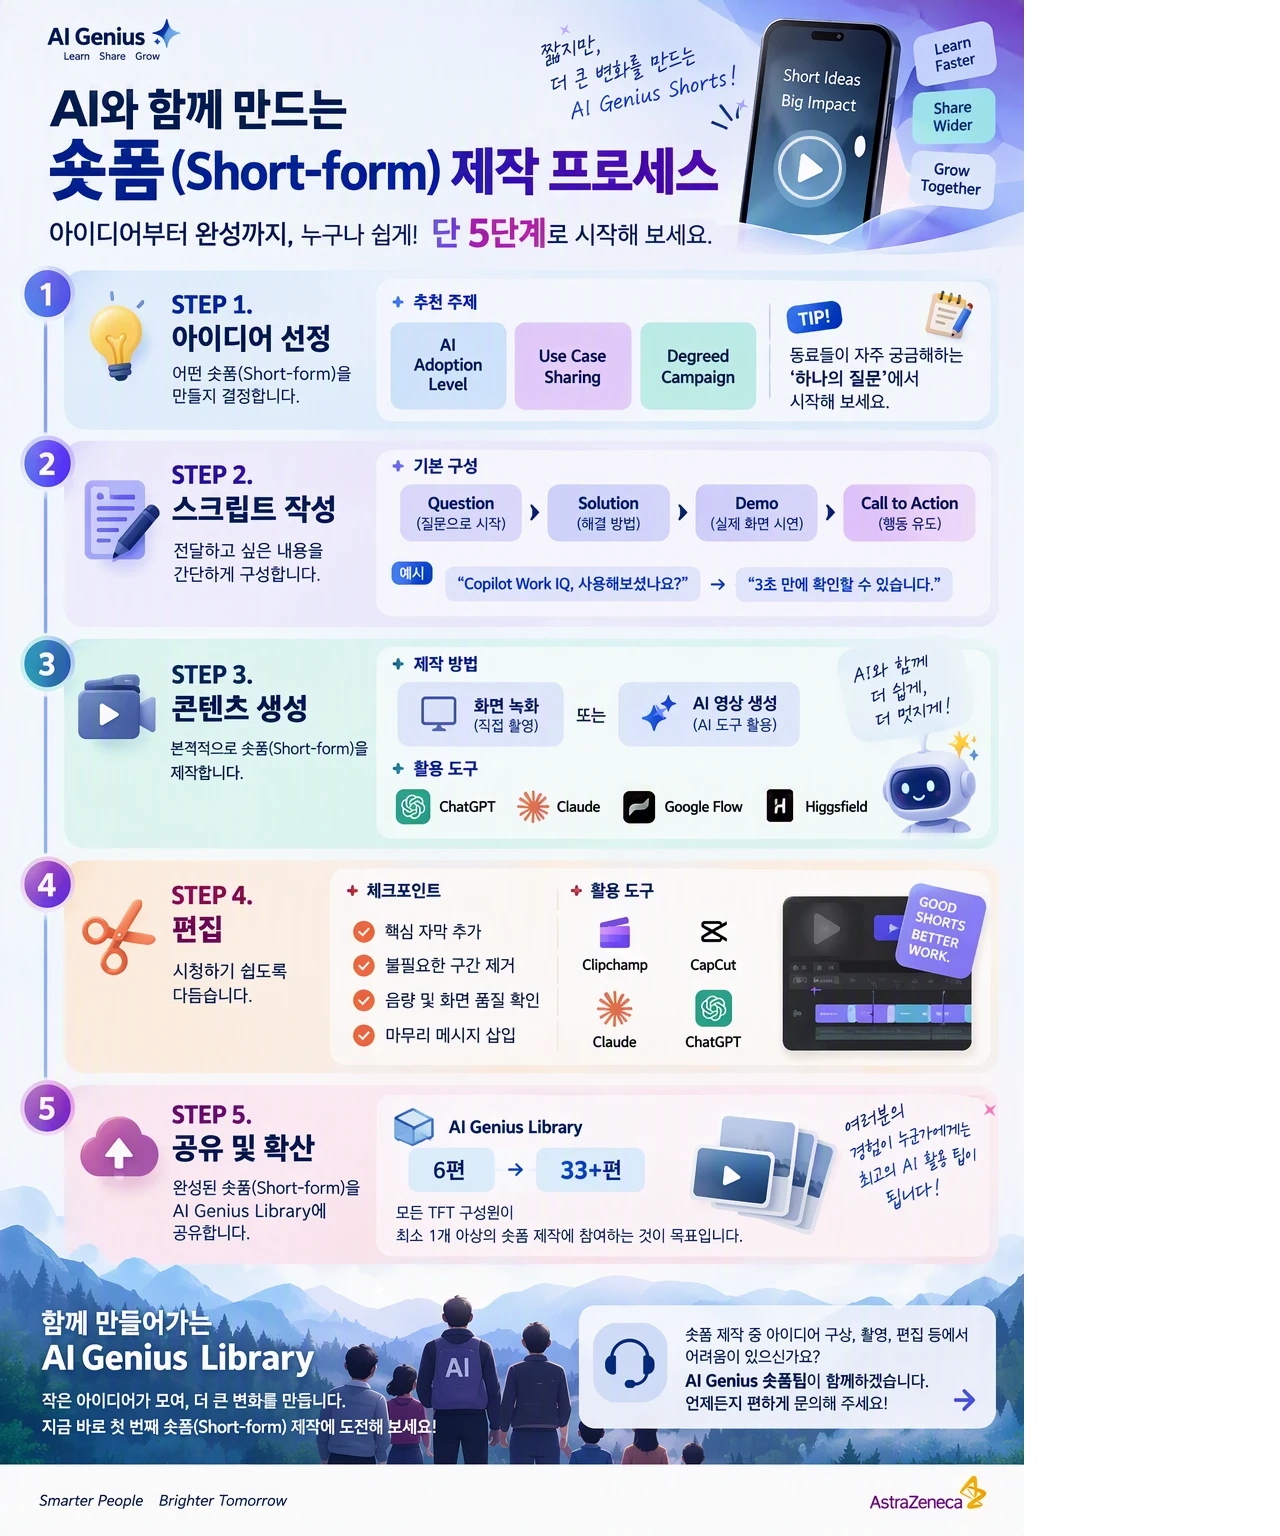
<file: shorts-gif/card-motion/scene.html>
<!doctype html>
<html><head><meta charset="utf-8">
<style>
*{margin:0;padding:0;box-sizing:border-box}
html,body{width:1024px;height:1536px;overflow:hidden;background:#fff}
#w{position:relative;width:1024px;height:1536px;overflow:hidden}
#base{position:absolute;inset:0;width:1024px;height:1536px}
.a{position:absolute}
.lift{position:absolute;background:url(card.png) no-repeat;background-size:1024px 1536px;will-change:transform}
.soft{-webkit-mask-image:radial-gradient(circle closest-side,#000 72%,transparent 100%)}
.ring{position:absolute;border-radius:50%;border:3px solid #8b6bff;opacity:0}
.box{position:absolute;border-radius:14px;border:3px solid #8b6bff;opacity:0;box-shadow:0 0 18px rgba(139,107,255,.7)}
#spot{position:absolute;border-radius:22px;box-shadow:0 0 0 3000px rgba(22,18,64,.40);opacity:0}
#spotEdge{position:absolute;border-radius:22px;border:3px solid rgba(255,255,255,.95);box-shadow:0 0 22px 4px rgba(139,107,255,.75),inset 0 0 18px rgba(139,107,255,.35);opacity:0}
.sweepClip{position:absolute;overflow:hidden;border-radius:20px}
.sweep{position:absolute;top:-20%;height:140%;width:140px;background:linear-gradient(100deg,transparent,rgba(255,255,255,.75) 50%,transparent);opacity:0}
.spk{position:absolute;width:22px;height:22px;margin:-11px 0 0 -11px}
#prog{position:absolute;left:43px;width:6px;border-radius:3px;background:linear-gradient(#5b7cff,#a35bff,#ff5fb5);box-shadow:0 0 10px rgba(139,107,255,.9);opacity:0}
</style></head><body><div id="w">
<img id="base" src="card.png">
<div id="prog"></div>
<div id="layer"></div>
<div id="spot"></div><div id="spotEdge"></div>
<div id="top"></div>
</div>
<script>
const L=document.getElementById('layer'), TOP=document.getElementById('top');
const cl=(v,a=0,b=1)=>Math.max(a,Math.min(b,v)), k=(t,a,d)=>cl((t-a)/d);
const oc=x=>1-Math.pow(1-x,3), io=x=>x<.5?4*x*x*x:1-Math.pow(-2*x+2,3)/2;
const ob=x=>{const c1=1.70158,c3=c1+1;return 1+c3*Math.pow(x-1,3)+c1*Math.pow(x-1,2)};
const bump=(t,a,d)=>{const p=k(t,a,d);return p<=0||p>=1?0:Math.sin(p*Math.PI)}; // 0→1→0
const mk=(cls,st,par=L)=>{const e=document.createElement('div');e.className=cls;Object.assign(e.style,st);par.appendChild(e);return e};
// lifted copy of a region of the original image (rect or soft circle)
function liftR(x1,y1,x2,y2,rad=12){return mk('lift',{left:x1+'px',top:y1+'px',width:(x2-x1)+'px',height:(y2-y1)+'px',backgroundPosition:`${-x1}px ${-y1}px`,borderRadius:rad+'px'})}
function liftC(cx,cy,r){const e=liftR(cx-r,cy-r,cx+r,cy+r,0);e.classList.add('soft');return e}
function ring(cx,cy,r,c){return mk('ring',{left:cx-r+'px',top:cy-r+'px',width:2*r+'px',height:2*r+'px',borderColor:c},TOP)}
function box(x1,y1,x2,y2,c,rad=14){return mk('box',{left:x1-4+'px',top:y1-4+'px',width:(x2-x1+8)+'px',height:(y2-y1+8)+'px',borderColor:c,borderRadius:rad+'px',boxShadow:`0 0 18px ${c}`},TOP)}
function sweepOn(x1,y1,x2,y2){const c=mk('sweepClip',{left:x1+'px',top:y1+'px',width:(x2-x1)+'px',height:(y2-y1)+'px'},TOP);const s=mk('sweep',{},c);s._w=x2-x1;return s}
const tf=(e,{s=1,r=0,x=0,y=0,o})=>{e.style.transform=`translate(${x}px,${y}px) scale(${s}) rotate(${r}deg)`;if(o!==undefined)e.style.opacity=o};
const shadow=(e,v,c='rgba(80,60,200,.45)')=>e.style.boxShadow=v>0.02?`0 ${6*v}px ${22*v}px ${c}`:'none';

// ---------------- animation primitives (driven by local time) ----------------
// pop: element scales up & back (with ring/box glow)
function popLift(e,lt,a,amt=.1,glow){const b=bump(lt,a,.7);const s=1+amt*(b>0?ob(Math.min(1,k(lt,a,.35)))*b/Math.max(b,.0001)*b:0);tf(e,{s:1+amt*b});shadow(e,b);if(glow){glow.style.opacity=b*.95}}
function sweepRun(s,lt,a,d=1.1){const p=k(lt,a,d);s.style.opacity=p>0&&p<1?1:0;s.style.left=(-160+(s._w+200)*io(p))+'px'}
function ringBurst(rg,lt,a,d=.7,s0=1,s1=1.8){const p=k(lt,a,d);rg.style.opacity=p>0&&p<1?(1-p):0;rg.style.transform=`scale(${s0+(s1-s0)*oc(p)})`}

// ---------------- timeline ----------------
const T_HEAD=3, STEP_D=4.5, T_S=[6.5,11,15.5,20,24.5], T_BOT=29, T_FULL=32.5, TOTAL=35.5;
window.TOTAL=TOTAL;
const RECTS={head:[38,18,1004,258],s:[[14,266,1000,432],[14,438,1000,630],[14,636,1000,852],[14,856,1000,1076],[14,1081,1000,1266]],bot:[24,1286,1004,1446]};
const CIRC_Y=[295,465,665,885,1108];
const PHASES=[[0,null],[T_HEAD,RECTS.head],...T_S.map((t,i)=>[t,RECTS.s[i]]),[T_BOT,RECTS.bot],[T_FULL,null],[TOTAL,null]];

// ---------------- build scenes ----------------
const COL=['#5b7cff','#8b5cf6','#14b8a6','#f97316','#ec4899'];
// header
const H={sweep1:sweepOn(40,80,740,205),five:liftR(428,212,548,254,10),fiveBox:box(428,212,548,254,'#a35bff',12),
 hand:sweepOn(530,25,750,125),badges:[liftR(912,22,996,85,14),liftR(912,88,996,145,14),liftR(910,150,996,212,14)],
 logo:liftC(166,35,22)};
// steps
const S=COL.map((c,i)=>({circ:liftC(46,CIRC_Y[i],34),burst:ring(46,CIRC_Y[i],30,c),sweep:sweepOn(...RECTS.s[i].map((v,j)=>j==0?66:j<2?v+6:v-6))}));
S[0].icon=liftC(120,340,52); S[0].items=[[390,322,506,409],[515,322,632,409],[640,322,757,409]].map(r=>[liftR(...r),box(...r,COL[0])]);
S[0].tip=liftR(784,300,845,334,10); S[0].note=liftC(948,316,40); S[0].tipText=sweepOn(785,340,970,415);
S[1].icon=liftC(120,515,52); S[1].items=[[400,484,522,542],[548,484,670,542],[696,484,818,542],[843,484,976,542]].map(r=>[liftR(...r),box(...r,COL[1])]);
S[1].arrows=[[534,512],[683,512],[830,512]].map(([x,y])=>liftC(x,y,14)); S[1].quotes=[[445,562,702,604],[733,562,953,604]].map(r=>[liftR(...r,14),box(...r,COL[1],16)]); S[1].qa=liftC(717,583,15); S[1].ex=liftR(390,562,433,586,6);
S[2].icon=liftC(112,712,52); S[2].items=[[398,682,564,746],[618,682,801,746]].map(r=>[liftR(...r),box(...r,COL[2])]);
S[2].tools=[[412,806],[533,806],[639,806],[779,806]].map(([x,y])=>[liftC(x,y,24),ring(x,y,20,COL[2])]); S[2].robot=liftC(926,782,62); S[2].hand=sweepOn(840,650,965,730);
S[3].icon=liftC(118,935,52); S[3].checks=[930,965,1000,1035].map(y=>[liftC(365,y,17),ring(365,y,14,COL[3]),sweepOn(380,y-16,548,y+16)]);
S[3].tools=[[614,930],[713,930],[614,1007],[713,1007]].map(([x,y])=>[liftC(x,y,30),ring(x,y,26,COL[3])]); S[3].badge=liftC(944,926,48); S[3].editor=sweepOn(783,897,972,1050);
S[4].icon=liftC(118,1150,54); S[4].lib=liftC(414,1126,24); S[4].items=[[408,1147,494,1191],[536,1147,645,1191]].map(r=>[liftR(...r,12),box(...r,COL[4])]);
S[4].arr=liftC(515,1170,15); S[4].stack=liftC(762,1168,70); S[4].hand=sweepOn(835,1095,985,1215); S[4].goal=sweepOn(392,1198,750,1250);
// bottom
const B={title:sweepOn(36,1300,330,1385),line:sweepOn(36,1388,450,1440),head:liftC(628,1366,40),arrow:liftC(964,1400,18),box:box(580,1306,996,1428,'#7a6bff',22)};
// ambient
const phonePlay=liftC(810,168,38), phoneRing=ring(810,168,32,'#ffffff');
const SPK=[[166,35,1.0,'#6d8bff'],[742,105,.8,'#7b6cff'],[962,742,1.0,'#ffcc33'],[660,712,.8,'#5b7cff'],[905,1290,.9,'#ffffff'],[1000,270,.7,'#a78bfa'],[565,30,.7,'#a78bfa'],[990,1110,.7,'#f472b6'],[380,1290,.8,'#ffffff']];
const spk=SPK.map(([x,y,s,c])=>{const e=mk('spk',{left:x+'px',top:y+'px'},TOP);e.innerHTML=`<svg viewBox="0 0 24 24" width="22" height="22"><path fill="${c}" d="M12 0l2.4 9.6L24 12l-9.6 2.4L12 24l-2.4-9.6L0 12l9.6-2.4z"/></svg>`;e._s=s;return e});

const spot=document.getElementById('spot'), edge=document.getElementById('spotEdge'), prog=document.getElementById('prog');
function setRect(e,r){e.style.left=r[0]+'px';e.style.top=r[1]+'px';e.style.width=(r[2]-r[0])+'px';e.style.height=(r[3]-r[1])+'px'}

function render(t){
 // ---- spotlight ----
 let pi=0; for(let i=0;i<PHASES.length-1;i++) if(t>=PHASES[i][0]) pi=i;
 const [ps,pr]=PHASES[pi], prev=pi>0?PHASES[pi-1][1]:null, tr=io(k(t,ps,.6));
 let rect,alpha;
 if(pr&&prev){rect=prev.map((v,j)=>v+(pr[j]-v)*tr);alpha=1}
 else if(pr){rect=pr;alpha=tr}
 else if(prev){rect=prev;alpha=1-tr}
 else alpha=0;
 spot.style.opacity=edge.style.opacity=alpha; if(rect){setRect(spot,rect);setRect(edge,rect)}

 // ---- header ----
 {const lt=t-T_HEAD; sweepRun(H.sweep1,lt,.5,1.2);
  const b=bump(lt,1.3,.9); tf(H.five,{s:1+.14*b,r:-3*Math.sin(k(lt,1.3,.9)*Math.PI*3)*b}); shadow(H.five,b); H.fiveBox.style.opacity=b;
  sweepRun(H.hand,lt,1.9,1.1);
  H.badges.forEach((e,i)=>{const bb=bump(lt,2.2+i*.3,.6);tf(e,{s:1+.1*bb});shadow(e,bb)});
 }
 // logo star twinkle always
 {const b=Math.pow(Math.max(0,Math.sin(t*2.2)),3); tf(H.logo,{s:1+.12*b,r:b*12})}

 // ---- progress line (along left timeline) ----
 let py=null; const inSteps=t>=T_S[0]&&t<T_BOT+.6;
 if(t>=T_S[0]){let y=CIRC_Y[0]; for(let i=0;i<5;i++){ if(t>=T_S[i]) y=(i==0?CIRC_Y[0]-26:CIRC_Y[i-1])+((CIRC_Y[i])-(i==0?CIRC_Y[0]-26:CIRC_Y[i-1]))*io(k(t,T_S[i],.6)); } py=y;}
 prog.style.opacity=py!==null?(t<T_BOT?1:1-k(t,T_BOT,.6)):0; if(py!==null){prog.style.top=(CIRC_Y[0]-26)+'px';prog.style.height=(py-CIRC_Y[0]+26)+'px'}

 // ---- steps ----
 S.forEach((s,i)=>{
  const lt=t-T_S[i];
  // circle pop + burst
  const cb=bump(lt,.35,.8); tf(s.circ,{s:1+.28*cb}); ringBurst(s.burst,lt,.4,.8,1,2);
  sweepRun(s.sweep,lt,.55,1.3);
  // icon: pop then gentle idle motion during the step
  const act=lt>=0&&lt<STEP_D, ip=k(lt,.6,.5);
  const idle=act&&lt>1.1?Math.sin((lt-1.1)*3.2):0;
  if(i==0){tf(s.icon,{s:1+.15*bump(lt,.6,.7)+.04*Math.abs(idle)}); s.icon.style.filter=act?`drop-shadow(0 0 ${14*(bump(lt,.6,.7)+.6*Math.abs(idle))}px rgba(255,200,40,.95))`:'none'}
  if(i==1){tf(s.icon,{s:1+.15*bump(lt,.6,.7),r:act&&lt>.6?6*Math.sin((lt-.6)*9)*Math.max(0,1-(lt-.6)/1.8):0})}
  if(i==2){tf(s.icon,{s:1+.15*bump(lt,.6,.7)+.05*Math.max(0,idle)})}
  if(i==3){const sn=act&&lt>.6?Math.max(0,Math.sin((lt-.6)*12))*Math.max(0,1-(lt-.6)/1.6):0; tf(s.icon,{s:1+.15*bump(lt,.6,.7),r:-14*sn})}
  if(i==4){const up=act&&lt>.6?Math.abs(Math.sin((lt-.6)*5))*Math.max(0,1-(lt-.6)/2.2):0; tf(s.icon,{s:1+.12*bump(lt,.6,.7)+.03*up,y:-7*up})}
  // sequential items
  (s.items||[]).forEach(([e,g],j)=>{const b=bump(lt,1.0+j*.45,.75);tf(e,{s:1+.08*b});shadow(e,b);g.style.opacity=b});
 });
 // step-specific extras
 {const lt=t-T_S[0]; const tb=bump(lt,2.5,.9); tf(S[0].tip,{s:1+.18*tb,r:8*Math.sin(k(lt,2.5,.9)*Math.PI*4)*tb}); shadow(S[0].tip,tb);
  sweepRun(S[0].tipText,lt,2.8,1.0); const nb=bump(lt,2.6,1); tf(S[0].note,{s:1+.1*nb,r:-8*Math.sin(k(lt,2.6,1)*Math.PI*3)*nb});}
 {const lt=t-T_S[1]; S[1].arrows.forEach((e,j)=>{const b=bump(lt,1.3+j*.45,.6);tf(e,{x:7*b,s:1+.15*b})});
  const eb=bump(lt,2.75,.6); tf(S[1].ex,{s:1+.15*eb});
  S[1].quotes.forEach(([e,g],j)=>{const b=bump(lt,2.95+j*.6,.9);tf(e,{s:1+.06*b});shadow(e,b);g.style.opacity=b});
  const ab=bump(lt,3.3,.6); tf(S[1].qa,{x:7*ab,s:1+.15*ab});}
 {const lt=t-T_S[2]; S[2].tools.forEach(([e,g],j)=>{const b=bump(lt,1.9+j*.35,.65);tf(e,{s:1+.2*b});ringBurst(g,lt,1.9+j*.35,.65,1,1.7)});
  const act=lt>0&&lt<STEP_D; tf(S[2].robot,{s:1.04,y:act?-6*Math.sin(lt*3):0}); if(!act)tf(S[2].robot,{s:1});
  sweepRun(S[2].hand,lt,3.3,.9);}
 {const lt=t-T_S[3]; S[3].checks.forEach(([e,g,sw],j)=>{const a=1.0+j*.4;const b=bump(lt,a,.6);tf(e,{s:1+.35*b});ringBurst(g,lt,a,.6,1,2.1);sweepRun(sw,lt,a+.1,.7)});
  S[3].tools.forEach(([e,g],j)=>{const a=2.7+j*.25;const b=bump(lt,a,.6);tf(e,{s:1+.14*b});ringBurst(g,lt,a,.6,1,1.6)});
  const bb=bump(lt,3.6,.8); tf(S[3].badge,{s:1+.12*bb,r:7*Math.sin(k(lt,3.6,.8)*Math.PI*3)*bb}); sweepRun(S[3].editor,lt,3.4,.9);}
 {const lt=t-T_S[4]; const lb=bump(lt,1.0,.6); tf(S[4].lib,{s:1+.2*lb,r:-8*lb});
  const ab=bump(lt,1.7,.6); tf(S[4].arr,{x:8*ab,s:1+.2*ab});
  // override items timing: 6편 at 1.3, 33+편 at 2.0 with bigger pop
  S[4].items.forEach(([e,g],j)=>{const b=bump(lt,1.3+j*.75,j?1.0:.7);tf(e,{s:1+(j?.16:.08)*b});shadow(e,b,j?'rgba(60,90,255,.55)':undefined);g.style.opacity=b});
  sweepRun(S[4].goal,lt,2.7,1.0); const sb=bump(lt,2.9,1); tf(S[4].stack,{s:1+.07*sb}); sweepRun(S[4].hand,lt,3.4,.9);}
 // ---- bottom ----
 {const lt=t-T_BOT; sweepRun(B.title,lt,.6,1.1); sweepRun(B.line,lt,1.2,1.1);
  const hb=bump(lt,1.6,.9); tf(B.head,{s:1+.14*hb,r:10*Math.sin(k(lt,1.6,.9)*Math.PI*3)*hb}); B.box.style.opacity=bump(lt,1.5,1.4)*.9;
  const ar=lt>1.8&&lt<3.2?Math.abs(Math.sin((lt-1.8)*7)):0; tf(B.arrow,{x:8*ar,s:1+.1*ar});}

 // ---- ambient ----
 {const ph=(t%1.6)/1.6; tf(phonePlay,{s:1+.07*Math.sin(ph*Math.PI)}); phoneRing.style.opacity=(1-ph)*.8; phoneRing.style.transform=`scale(${1+ph*.9})`;}
 const tq=Math.floor(t*6)/6;
 spk.forEach((e,i)=>{const ph=((tq*.8+i*.29)%1.4)/1.4;const v=Math.max(0,Math.sin(ph*Math.PI));e.style.opacity=v*.95;e.style.transform=`scale(${(.3+.8*v)*e._s}) rotate(${tq*50+i*20}deg)`});
}
window.render=render; render(0);
</script></body></html>
</file>
<file: cardnews/fonts/index.css>
/* noto-sans-kr-[0]-wght-normal */
@font-face {
  font-family: 'Noto Sans KR Variable';
  font-style: normal;
  font-display: swap;
  font-weight: 100 900;
  src: url(./files/noto-sans-kr-0-wght-normal.woff2) format('woff2-variations');
  unicode-range: U+f9ca-fa0b,U+ff03-ff05,U+ff07,U+ff0a-ff0b,U+ff0d-ff19,U+ff1b,U+ff1d,U+ff20-ff5b,U+ff5d,U+ffe0-ffe3,U+ffe5-ffe6;
}

/* noto-sans-kr-[1]-wght-normal */
@font-face {
  font-family: 'Noto Sans KR Variable';
  font-style: normal;
  font-display: swap;
  font-weight: 100 900;
  src: url(./files/noto-sans-kr-1-wght-normal.woff2) format('woff2-variations');
  unicode-range: U+f92f-f980,U+f982-f9c9;
}

/* noto-sans-kr-[2]-wght-normal */
@font-face {
  font-family: 'Noto Sans KR Variable';
  font-style: normal;
  font-display: swap;
  font-weight: 100 900;
  src: url(./files/noto-sans-kr-2-wght-normal.woff2) format('woff2-variations');
  unicode-range: U+d723-d728,U+d72a-d733,U+d735-d748,U+d74a-d74f,U+d752-d753,U+d755-d757,U+d75a-d75f,U+d762-d764,U+d766-d768,U+d76a-d76b,U+d76d-d76f,U+d771-d787,U+d789-d78b,U+d78d-d78f,U+d791-d797,U+d79a,U+d79c,U+d79e-d7a3,U+f900-f909,U+f90b-f92e;
}

/* noto-sans-kr-[3]-wght-normal */
@font-face {
  font-family: 'Noto Sans KR Variable';
  font-style: normal;
  font-display: swap;
  font-weight: 100 900;
  src: url(./files/noto-sans-kr-3-wght-normal.woff2) format('woff2-variations');
  unicode-range: U+d679-d68b,U+d68e-d69e,U+d6a0,U+d6a2-d6a7,U+d6a9-d6c3,U+d6c6-d6c7,U+d6c9-d6cb,U+d6cd-d6d3,U+d6d5-d6d6,U+d6d8-d6e3,U+d6e5-d6e7,U+d6e9-d6fb,U+d6fd-d717,U+d719-d71f,U+d721-d722;
}

/* noto-sans-kr-[4]-wght-normal */
@font-face {
  font-family: 'Noto Sans KR Variable';
  font-style: normal;
  font-display: swap;
  font-weight: 100 900;
  src: url(./files/noto-sans-kr-4-wght-normal.woff2) format('woff2-variations');
  unicode-range: U+d5bc-d5c7,U+d5ca-d5cb,U+d5cd-d5cf,U+d5d1-d5d7,U+d5d9-d5da,U+d5dc,U+d5de-d5e3,U+d5e6-d5e7,U+d5e9-d5eb,U+d5ed-d5f6,U+d5f8,U+d5fa-d5ff,U+d602-d603,U+d605-d607,U+d609-d60f,U+d612-d613,U+d616-d61b,U+d61d-d637,U+d63a-d63b,U+d63d-d63f,U+d641-d647,U+d64a-d64c,U+d64e-d653,U+d656-d657,U+d659-d65b,U+d65d-d666,U+d668,U+d66a-d678;
}

/* noto-sans-kr-[5]-wght-normal */
@font-face {
  font-family: 'Noto Sans KR Variable';
  font-style: normal;
  font-display: swap;
  font-weight: 100 900;
  src: url(./files/noto-sans-kr-5-wght-normal.woff2) format('woff2-variations');
  unicode-range: U+d507,U+d509-d50b,U+d50d-d513,U+d515-d53b,U+d53e-d53f,U+d541-d543,U+d545-d54c,U+d54e,U+d550,U+d552-d557,U+d55a-d55b,U+d55d-d55f,U+d561-d564,U+d566-d567,U+d56a,U+d56c,U+d56e-d573,U+d576-d577,U+d579-d583,U+d585-d586,U+d58a-d5a4,U+d5a6-d5bb;
}

/* noto-sans-kr-[6]-wght-normal */
@font-face {
  font-family: 'Noto Sans KR Variable';
  font-style: normal;
  font-display: swap;
  font-weight: 100 900;
  src: url(./files/noto-sans-kr-6-wght-normal.woff2) format('woff2-variations');
  unicode-range: U+d464-d477,U+d47a-d47b,U+d47d-d47f,U+d481-d487,U+d489-d48a,U+d48c,U+d48e-d4e7,U+d4e9-d503,U+d505-d506;
}

/* noto-sans-kr-[7]-wght-normal */
@font-face {
  font-family: 'Noto Sans KR Variable';
  font-style: normal;
  font-display: swap;
  font-weight: 100 900;
  src: url(./files/noto-sans-kr-7-wght-normal.woff2) format('woff2-variations');
  unicode-range: U+d3bf-d3c7,U+d3ca-d3cf,U+d3d1-d3eb,U+d3ee-d3ef,U+d3f1-d3f3,U+d3f5-d3fb,U+d3fd-d400,U+d402-d45b,U+d45d-d463;
}

/* noto-sans-kr-[8]-wght-normal */
@font-face {
  font-family: 'Noto Sans KR Variable';
  font-style: normal;
  font-display: swap;
  font-weight: 100 900;
  src: url(./files/noto-sans-kr-8-wght-normal.woff2) format('woff2-variations');
  unicode-range: U+d2ff,U+d302-d304,U+d306-d30b,U+d30f,U+d311-d313,U+d315-d31b,U+d31e,U+d322-d324,U+d326-d327,U+d32a-d32b,U+d32d-d32f,U+d331-d337,U+d339-d33c,U+d33e-d37b,U+d37e-d37f,U+d381-d383,U+d385-d38b,U+d38e-d390,U+d392-d397,U+d39a-d39b,U+d39d-d39f,U+d3a1-d3a7,U+d3a9-d3aa,U+d3ac,U+d3ae-d3b3,U+d3b5-d3b7,U+d3b9-d3bb,U+d3bd-d3be;
}

/* noto-sans-kr-[9]-wght-normal */
@font-face {
  font-family: 'Noto Sans KR Variable';
  font-style: normal;
  font-display: swap;
  font-weight: 100 900;
  src: url(./files/noto-sans-kr-9-wght-normal.woff2) format('woff2-variations');
  unicode-range: U+d257-d27f,U+d281-d29b,U+d29d-d29f,U+d2a1-d2ab,U+d2ad-d2b7,U+d2ba-d2bb,U+d2bd-d2bf,U+d2c1-d2c7,U+d2c9-d2ef,U+d2f2-d2f3,U+d2f5-d2f7,U+d2f9-d2fe;
}

/* noto-sans-kr-[10]-wght-normal */
@font-face {
  font-family: 'Noto Sans KR Variable';
  font-style: normal;
  font-display: swap;
  font-weight: 100 900;
  src: url(./files/noto-sans-kr-10-wght-normal.woff2) format('woff2-variations');
  unicode-range: U+d1b4,U+d1b6-d1f3,U+d1f5-d22b,U+d22e-d22f,U+d231-d233,U+d235-d23b,U+d23d-d240,U+d242-d256;
}

/* noto-sans-kr-[11]-wght-normal */
@font-face {
  font-family: 'Noto Sans KR Variable';
  font-style: normal;
  font-display: swap;
  font-weight: 100 900;
  src: url(./files/noto-sans-kr-11-wght-normal.woff2) format('woff2-variations');
  unicode-range: U+d105-d12f,U+d132-d133,U+d135-d137,U+d139-d13f,U+d141-d142,U+d144,U+d146-d14b,U+d14e-d14f,U+d151-d153,U+d155-d15b,U+d15e-d187,U+d189-d19f,U+d1a2-d1a3,U+d1a5-d1a7,U+d1a9-d1af,U+d1b2-d1b3;
}

/* noto-sans-kr-[12]-wght-normal */
@font-face {
  font-family: 'Noto Sans KR Variable';
  font-style: normal;
  font-display: swap;
  font-weight: 100 900;
  src: url(./files/noto-sans-kr-12-wght-normal.woff2) format('woff2-variations');
  unicode-range: U+d04b-d04f,U+d051-d057,U+d059-d06b,U+d06d-d06f,U+d071-d073,U+d075-d07b,U+d07e-d0a3,U+d0a6-d0a7,U+d0a9-d0ab,U+d0ad-d0b3,U+d0b6,U+d0b8,U+d0ba-d0bf,U+d0c2-d0c3,U+d0c5-d0c7,U+d0c9-d0cf,U+d0d2,U+d0d6-d0db,U+d0de-d0df,U+d0e1-d0e3,U+d0e5-d0eb,U+d0ee-d0f0,U+d0f2-d104;
}

/* noto-sans-kr-[13]-wght-normal */
@font-face {
  font-family: 'Noto Sans KR Variable';
  font-style: normal;
  font-display: swap;
  font-weight: 100 900;
  src: url(./files/noto-sans-kr-13-wght-normal.woff2) format('woff2-variations');
  unicode-range: U+cfa2-cfc3,U+cfc5-cfdf,U+cfe2-cfe3,U+cfe5-cfe7,U+cfe9-cff4,U+cff6-cffb,U+cffd-cfff,U+d001-d003,U+d005-d017,U+d019-d033,U+d036-d037,U+d039-d03b,U+d03d-d04a;
}

/* noto-sans-kr-[14]-wght-normal */
@font-face {
  font-family: 'Noto Sans KR Variable';
  font-style: normal;
  font-display: swap;
  font-weight: 100 900;
  src: url(./files/noto-sans-kr-14-wght-normal.woff2) format('woff2-variations');
  unicode-range: U+cef0-cef3,U+cef6,U+cef9-ceff,U+cf01-cf03,U+cf05-cf07,U+cf09-cf0f,U+cf11-cf12,U+cf14-cf1b,U+cf1d-cf1f,U+cf21-cf2f,U+cf31-cf53,U+cf56-cf57,U+cf59-cf5b,U+cf5d-cf63,U+cf66,U+cf68,U+cf6a-cf6f,U+cf71-cf84,U+cf86-cf8b,U+cf8d-cfa1;
}

/* noto-sans-kr-[15]-wght-normal */
@font-face {
  font-family: 'Noto Sans KR Variable';
  font-style: normal;
  font-display: swap;
  font-weight: 100 900;
  src: url(./files/noto-sans-kr-15-wght-normal.woff2) format('woff2-variations');
  unicode-range: U+ce3c-ce57,U+ce5a-ce5b,U+ce5d-ce5f,U+ce61-ce67,U+ce6a,U+ce6c,U+ce6e-ce73,U+ce76-ce77,U+ce79-ce7b,U+ce7d-ce83,U+ce85-ce88,U+ce8a-ce8f,U+ce91-ce93,U+ce95-ce97,U+ce99-ce9f,U+cea2,U+cea4-ceab,U+cead-cee3,U+cee6-cee7,U+cee9-ceeb,U+ceed-ceef;
}

/* noto-sans-kr-[16]-wght-normal */
@font-face {
  font-family: 'Noto Sans KR Variable';
  font-style: normal;
  font-display: swap;
  font-weight: 100 900;
  src: url(./files/noto-sans-kr-16-wght-normal.woff2) format('woff2-variations');
  unicode-range: U+cd92-cd93,U+cd96-cd97,U+cd99-cd9b,U+cd9d-cda3,U+cda6-cda8,U+cdaa-cdaf,U+cdb1-cdc3,U+cdc5-cdcb,U+cdcd-cde7,U+cde9-ce03,U+ce05-ce1f,U+ce22-ce34,U+ce36-ce3b;
}

/* noto-sans-kr-[17]-wght-normal */
@font-face {
  font-family: 'Noto Sans KR Variable';
  font-style: normal;
  font-display: swap;
  font-weight: 100 900;
  src: url(./files/noto-sans-kr-17-wght-normal.woff2) format('woff2-variations');
  unicode-range: U+ccef-cd07,U+cd0a-cd0b,U+cd0d-cd1a,U+cd1c,U+cd1e-cd2b,U+cd2d-cd5b,U+cd5d-cd77,U+cd79-cd91;
}

/* noto-sans-kr-[18]-wght-normal */
@font-face {
  font-family: 'Noto Sans KR Variable';
  font-style: normal;
  font-display: swap;
  font-weight: 100 900;
  src: url(./files/noto-sans-kr-18-wght-normal.woff2) format('woff2-variations');
  unicode-range: U+cc3f-cc43,U+cc46-cc47,U+cc49-cc4b,U+cc4d-cc53,U+cc55-cc58,U+cc5a-cc5f,U+cc61-cc97,U+cc9a-cc9b,U+cc9d-cc9f,U+cca1-cca7,U+ccaa,U+ccac,U+ccae-ccb3,U+ccb6-ccb7,U+ccb9-ccbb,U+ccbd-cccf,U+ccd1-cce3,U+cce5-ccee;
}

/* noto-sans-kr-[19]-wght-normal */
@font-face {
  font-family: 'Noto Sans KR Variable';
  font-style: normal;
  font-display: swap;
  font-weight: 100 900;
  src: url(./files/noto-sans-kr-19-wght-normal.woff2) format('woff2-variations');
  unicode-range: U+cb91-cbd3,U+cbd5-cbe3,U+cbe5-cc0b,U+cc0e-cc0f,U+cc11-cc13,U+cc15-cc1b,U+cc1d-cc20,U+cc23-cc27,U+cc2a-cc2b,U+cc2d,U+cc2f,U+cc31-cc37,U+cc3a,U+cc3c;
}

/* noto-sans-kr-[20]-wght-normal */
@font-face {
  font-family: 'Noto Sans KR Variable';
  font-style: normal;
  font-display: swap;
  font-weight: 100 900;
  src: url(./files/noto-sans-kr-20-wght-normal.woff2) format('woff2-variations');
  unicode-range: U+caf4-cb47,U+cb4a-cb90;
}

/* noto-sans-kr-[21]-wght-normal */
@font-face {
  font-family: 'Noto Sans KR Variable';
  font-style: normal;
  font-display: swap;
  font-weight: 100 900;
  src: url(./files/noto-sans-kr-21-wght-normal.woff2) format('woff2-variations');
  unicode-range: U+ca4a-ca4b,U+ca4e-ca4f,U+ca51-ca53,U+ca55-ca5b,U+ca5d-ca60,U+ca62-ca83,U+ca85-cabb,U+cabe-cabf,U+cac1-cac3,U+cac5-cacb,U+cacd-cad0,U+cad2,U+cad4-cad8,U+cada-caf3;
}

/* noto-sans-kr-[22]-wght-normal */
@font-face {
  font-family: 'Noto Sans KR Variable';
  font-style: normal;
  font-display: swap;
  font-weight: 100 900;
  src: url(./files/noto-sans-kr-22-wght-normal.woff2) format('woff2-variations');
  unicode-range: U+c996-c997,U+c99a-c99c,U+c99e-c9bf,U+c9c2-c9c3,U+c9c5-c9c7,U+c9c9-c9cf,U+c9d2,U+c9d4,U+c9d7-c9d8,U+c9db,U+c9de-c9df,U+c9e1-c9e3,U+c9e5-c9e6,U+c9e8-c9eb,U+c9ee-c9f0,U+c9f2-c9f7,U+c9f9-ca0b,U+ca0d-ca28,U+ca2a-ca49;
}

/* noto-sans-kr-[23]-wght-normal */
@font-face {
  font-family: 'Noto Sans KR Variable';
  font-style: normal;
  font-display: swap;
  font-weight: 100 900;
  src: url(./files/noto-sans-kr-23-wght-normal.woff2) format('woff2-variations');
  unicode-range: U+c8e9-c8f4,U+c8f6-c8fb,U+c8fe-c8ff,U+c901-c903,U+c905-c90b,U+c90e-c910,U+c912-c917,U+c919-c92b,U+c92d-c94f,U+c951-c953,U+c955-c96b,U+c96d-c973,U+c975-c987,U+c98a-c98b,U+c98d-c98f,U+c991-c995;
}

/* noto-sans-kr-[24]-wght-normal */
@font-face {
  font-family: 'Noto Sans KR Variable';
  font-style: normal;
  font-display: swap;
  font-weight: 100 900;
  src: url(./files/noto-sans-kr-24-wght-normal.woff2) format('woff2-variations');
  unicode-range: U+c841-c84b,U+c84d-c86f,U+c872-c873,U+c875-c877,U+c879-c87f,U+c882-c884,U+c887-c88a,U+c88d-c8c3,U+c8c5-c8df,U+c8e1-c8e8;
}

/* noto-sans-kr-[25]-wght-normal */
@font-face {
  font-family: 'Noto Sans KR Variable';
  font-style: normal;
  font-display: swap;
  font-weight: 100 900;
  src: url(./files/noto-sans-kr-25-wght-normal.woff2) format('woff2-variations');
  unicode-range: U+c779-c77b,U+c77e-c782,U+c786,U+c78b,U+c78d,U+c78f,U+c792-c793,U+c795,U+c797,U+c799-c79f,U+c7a2,U+c7a7-c7ab,U+c7ae-c7bb,U+c7bd-c7c0,U+c7c2-c7c7,U+c7c9-c7dc,U+c7de-c7ff,U+c802-c803,U+c805-c807,U+c809,U+c80b-c80f,U+c812,U+c814,U+c817-c81b,U+c81e-c81f,U+c821-c823,U+c825-c82e,U+c830-c837,U+c839-c83b,U+c83d-c840;
}

/* noto-sans-kr-[26]-wght-normal */
@font-face {
  font-family: 'Noto Sans KR Variable';
  font-style: normal;
  font-display: swap;
  font-weight: 100 900;
  src: url(./files/noto-sans-kr-26-wght-normal.woff2) format('woff2-variations');
  unicode-range: U+c6bb-c6bf,U+c6c2,U+c6c4,U+c6c6-c6cb,U+c6ce-c6cf,U+c6d1-c6d3,U+c6d5-c6db,U+c6dd-c6df,U+c6e1-c6e7,U+c6e9-c6eb,U+c6ed-c6ef,U+c6f1-c6f8,U+c6fa-c703,U+c705-c707,U+c709-c70b,U+c70d-c716,U+c718,U+c71a-c71f,U+c722-c723,U+c725-c727,U+c729-c734,U+c736-c73b,U+c73e-c73f,U+c741-c743,U+c745-c74b,U+c74e-c750,U+c752-c757,U+c759-c773,U+c776-c777;
}

/* noto-sans-kr-[27]-wght-normal */
@font-face {
  font-family: 'Noto Sans KR Variable';
  font-style: normal;
  font-display: swap;
  font-weight: 100 900;
  src: url(./files/noto-sans-kr-27-wght-normal.woff2) format('woff2-variations');
  unicode-range: U+c5f5-c5fb,U+c5fe,U+c602-c605,U+c607,U+c609-c60f,U+c611-c61a,U+c61c-c623,U+c626-c627,U+c629-c62b,U+c62d,U+c62f-c632,U+c636,U+c638,U+c63a-c63f,U+c642-c643,U+c645-c647,U+c649-c652,U+c656-c65b,U+c65d-c65f,U+c661-c663,U+c665-c677,U+c679-c67b,U+c67d-c693,U+c696-c697,U+c699-c69b,U+c69d-c6a3,U+c6a6,U+c6a8,U+c6aa-c6af,U+c6b2-c6b3,U+c6b5-c6b7,U+c6b9-c6ba;
}

/* noto-sans-kr-[28]-wght-normal */
@font-face {
  font-family: 'Noto Sans KR Variable';
  font-style: normal;
  font-display: swap;
  font-weight: 100 900;
  src: url(./files/noto-sans-kr-28-wght-normal.woff2) format('woff2-variations');
  unicode-range: U+c517-c527,U+c52a-c52b,U+c52d-c52f,U+c531-c538,U+c53a,U+c53c,U+c53e-c543,U+c546-c547,U+c54b,U+c54d-c552,U+c556,U+c55a-c55b,U+c55d,U+c55f,U+c562-c563,U+c565-c567,U+c569-c56f,U+c572,U+c574,U+c576-c57b,U+c57e-c57f,U+c581-c583,U+c585-c586,U+c588-c58b,U+c58e,U+c590,U+c592-c596,U+c599-c5b3,U+c5b6-c5b7,U+c5ba,U+c5be-c5c3,U+c5ca-c5cb,U+c5cd,U+c5cf,U+c5d2-c5d3,U+c5d5-c5d7,U+c5d9-c5df,U+c5e1-c5e2,U+c5e4,U+c5e6-c5eb,U+c5ef,U+c5f1-c5f3;
}

/* noto-sans-kr-[29]-wght-normal */
@font-face {
  font-family: 'Noto Sans KR Variable';
  font-style: normal;
  font-display: swap;
  font-weight: 100 900;
  src: url(./files/noto-sans-kr-29-wght-normal.woff2) format('woff2-variations');
  unicode-range: U+c475-c4ef,U+c4f2-c4f3,U+c4f5-c4f7,U+c4f9-c4ff,U+c502-c50b,U+c50d-c516;
}

/* noto-sans-kr-[30]-wght-normal */
@font-face {
  font-family: 'Noto Sans KR Variable';
  font-style: normal;
  font-display: swap;
  font-weight: 100 900;
  src: url(./files/noto-sans-kr-30-wght-normal.woff2) format('woff2-variations');
  unicode-range: U+c3d0-c3d7,U+c3da-c3db,U+c3dd-c3de,U+c3e1-c3ec,U+c3ee-c3f3,U+c3f5-c42b,U+c42d-c463,U+c466-c474;
}

/* noto-sans-kr-[31]-wght-normal */
@font-face {
  font-family: 'Noto Sans KR Variable';
  font-style: normal;
  font-display: swap;
  font-weight: 100 900;
  src: url(./files/noto-sans-kr-31-wght-normal.woff2) format('woff2-variations');
  unicode-range: U+c32b-c367,U+c36a-c36b,U+c36d-c36f,U+c371-c377,U+c37a-c37b,U+c37e-c383,U+c385-c387,U+c389-c3cf;
}

/* noto-sans-kr-[32]-wght-normal */
@font-face {
  font-family: 'Noto Sans KR Variable';
  font-style: normal;
  font-display: swap;
  font-weight: 100 900;
  src: url(./files/noto-sans-kr-32-wght-normal.woff2) format('woff2-variations');
  unicode-range: U+c26a-c26b,U+c26d-c26f,U+c271-c273,U+c275-c27b,U+c27e-c287,U+c289-c28f,U+c291-c297,U+c299-c29a,U+c29c-c2a3,U+c2a5-c2a7,U+c2a9-c2ab,U+c2ad-c2b3,U+c2b6,U+c2b8,U+c2ba-c2bb,U+c2bd-c2db,U+c2de-c2df,U+c2e1-c2e2,U+c2e5-c2ea,U+c2ee,U+c2f0,U+c2f2-c2f5,U+c2f7,U+c2fa-c2fb,U+c2fd-c2ff,U+c301-c307,U+c309-c30c,U+c30e-c312,U+c315-c323,U+c325-c328,U+c32a;
}

/* noto-sans-kr-[33]-wght-normal */
@font-face {
  font-family: 'Noto Sans KR Variable';
  font-style: normal;
  font-display: swap;
  font-weight: 100 900;
  src: url(./files/noto-sans-kr-33-wght-normal.woff2) format('woff2-variations');
  unicode-range: U+c1bc-c1c3,U+c1c5-c1df,U+c1e1-c1fb,U+c1fd-c203,U+c205-c20c,U+c20e,U+c210-c217,U+c21a-c21b,U+c21d-c21e,U+c221-c227,U+c229-c22a,U+c22c,U+c22e,U+c230,U+c233-c24f,U+c251-c257,U+c259-c269;
}

/* noto-sans-kr-[34]-wght-normal */
@font-face {
  font-family: 'Noto Sans KR Variable';
  font-style: normal;
  font-display: swap;
  font-weight: 100 900;
  src: url(./files/noto-sans-kr-34-wght-normal.woff2) format('woff2-variations');
  unicode-range: U+c101-c11b,U+c11f,U+c121-c123,U+c125-c12b,U+c12e,U+c132-c137,U+c13a-c13b,U+c13d-c13f,U+c141-c147,U+c14a,U+c14c-c153,U+c155-c157,U+c159-c15b,U+c15d-c166,U+c169-c16f,U+c171-c177,U+c179-c18b,U+c18e-c18f,U+c191-c193,U+c195-c19b,U+c19d-c19e,U+c1a0,U+c1a2-c1a4,U+c1a6-c1bb;
}

/* noto-sans-kr-[35]-wght-normal */
@font-face {
  font-family: 'Noto Sans KR Variable';
  font-style: normal;
  font-display: swap;
  font-weight: 100 900;
  src: url(./files/noto-sans-kr-35-wght-normal.woff2) format('woff2-variations');
  unicode-range: U+c049-c057,U+c059-c05b,U+c05d-c05f,U+c061-c067,U+c069-c08f,U+c091-c0ab,U+c0ae-c0af,U+c0b1-c0b3,U+c0b5,U+c0b7-c0bb,U+c0be,U+c0c2-c0c7,U+c0ca-c0cb,U+c0cd-c0cf,U+c0d1-c0d7,U+c0d9-c0da,U+c0dc,U+c0de-c0e3,U+c0e5-c0eb,U+c0ed-c0f3,U+c0f6,U+c0f8,U+c0fa-c0ff;
}

/* noto-sans-kr-[36]-wght-normal */
@font-face {
  font-family: 'Noto Sans KR Variable';
  font-style: normal;
  font-display: swap;
  font-weight: 100 900;
  src: url(./files/noto-sans-kr-36-wght-normal.woff2) format('woff2-variations');
  unicode-range: U+bfa7-bfaf,U+bfb1-bfc4,U+bfc6-bfcb,U+bfce-bfcf,U+bfd1-bfd3,U+bfd5-bfdb,U+bfdd-c048;
}

/* noto-sans-kr-[37]-wght-normal */
@font-face {
  font-family: 'Noto Sans KR Variable';
  font-style: normal;
  font-display: swap;
  font-weight: 100 900;
  src: url(./files/noto-sans-kr-37-wght-normal.woff2) format('woff2-variations');
  unicode-range: U+bf07,U+bf09-bf3f,U+bf41-bf4f,U+bf52-bf54,U+bf56-bfa6;
}

/* noto-sans-kr-[38]-wght-normal */
@font-face {
  font-family: 'Noto Sans KR Variable';
  font-style: normal;
  font-display: swap;
  font-weight: 100 900;
  src: url(./files/noto-sans-kr-38-wght-normal.woff2) format('woff2-variations');
  unicode-range: U+be56,U+be58,U+be5c-be5f,U+be62-be63,U+be65-be67,U+be69-be74,U+be76-be7b,U+be7e-be7f,U+be81-be8e,U+be90,U+be92-bea7,U+bea9-becf,U+bed2-bed3,U+bed5-bed6,U+bed9-bee3,U+bee6-bf06;
}

/* noto-sans-kr-[39]-wght-normal */
@font-face {
  font-family: 'Noto Sans KR Variable';
  font-style: normal;
  font-display: swap;
  font-weight: 100 900;
  src: url(./files/noto-sans-kr-39-wght-normal.woff2) format('woff2-variations');
  unicode-range: U+bdb0-bdd3,U+bdd5-bdef,U+bdf1-be0b,U+be0d-be0f,U+be11-be13,U+be15-be43,U+be46-be47,U+be49-be4b,U+be4d-be53;
}

/* noto-sans-kr-[40]-wght-normal */
@font-face {
  font-family: 'Noto Sans KR Variable';
  font-style: normal;
  font-display: swap;
  font-weight: 100 900;
  src: url(./files/noto-sans-kr-40-wght-normal.woff2) format('woff2-variations');
  unicode-range: U+bd03,U+bd06,U+bd08,U+bd0a-bd0f,U+bd11-bd22,U+bd25-bd47,U+bd49-bd58,U+bd5a-bd7f,U+bd82-bd83,U+bd85-bd87,U+bd8a-bd8f,U+bd91-bd92,U+bd94,U+bd96-bd98,U+bd9a-bdaf;
}

/* noto-sans-kr-[41]-wght-normal */
@font-face {
  font-family: 'Noto Sans KR Variable';
  font-style: normal;
  font-display: swap;
  font-weight: 100 900;
  src: url(./files/noto-sans-kr-41-wght-normal.woff2) format('woff2-variations');
  unicode-range: U+bc4e-bc83,U+bc86-bc87,U+bc89-bc8b,U+bc8d-bc93,U+bc96,U+bc98,U+bc9b-bc9f,U+bca2-bca3,U+bca5-bca7,U+bca9-bcb2,U+bcb4-bcbb,U+bcbe-bcbf,U+bcc1-bcc3,U+bcc5-bccc,U+bcce-bcd0,U+bcd2-bcd4,U+bcd6-bcf3,U+bcf7,U+bcf9-bcfb,U+bcfd-bd02;
}

/* noto-sans-kr-[42]-wght-normal */
@font-face {
  font-family: 'Noto Sans KR Variable';
  font-style: normal;
  font-display: swap;
  font-weight: 100 900;
  src: url(./files/noto-sans-kr-42-wght-normal.woff2) format('woff2-variations');
  unicode-range: U+bb90-bba3,U+bba5-bbab,U+bbad-bbbf,U+bbc1-bbf7,U+bbfa-bbfb,U+bbfd-bbfe,U+bc01-bc07,U+bc09-bc0a,U+bc0e,U+bc10,U+bc12-bc13,U+bc17,U+bc19-bc1a,U+bc1e,U+bc20-bc23,U+bc26,U+bc28,U+bc2a-bc2c,U+bc2e-bc2f,U+bc32-bc33,U+bc35-bc37,U+bc39-bc3f,U+bc41-bc42,U+bc44,U+bc46-bc48,U+bc4a-bc4d;
}

/* noto-sans-kr-[43]-wght-normal */
@font-face {
  font-family: 'Noto Sans KR Variable';
  font-style: normal;
  font-display: swap;
  font-weight: 100 900;
  src: url(./files/noto-sans-kr-43-wght-normal.woff2) format('woff2-variations');
  unicode-range: U+bae6-bafb,U+bafd-bb17,U+bb19-bb33,U+bb37,U+bb39-bb3a,U+bb3d-bb43,U+bb45-bb46,U+bb48,U+bb4a-bb4f,U+bb51-bb53,U+bb55-bb57,U+bb59-bb62,U+bb64-bb8f;
}

/* noto-sans-kr-[44]-wght-normal */
@font-face {
  font-family: 'Noto Sans KR Variable';
  font-style: normal;
  font-display: swap;
  font-weight: 100 900;
  src: url(./files/noto-sans-kr-44-wght-normal.woff2) format('woff2-variations');
  unicode-range: U+ba30-ba37,U+ba3a-ba3b,U+ba3d-ba3f,U+ba41-ba47,U+ba49-ba4a,U+ba4c,U+ba4e-ba53,U+ba56-ba57,U+ba59-ba5b,U+ba5d-ba63,U+ba65-ba66,U+ba68-ba6f,U+ba71-ba73,U+ba75-ba77,U+ba79-ba84,U+ba86,U+ba88-baa7,U+baaa,U+baad-baaf,U+bab1-bab7,U+baba,U+babc,U+babe-bae5;
}

/* noto-sans-kr-[45]-wght-normal */
@font-face {
  font-family: 'Noto Sans KR Variable';
  font-style: normal;
  font-display: swap;
  font-weight: 100 900;
  src: url(./files/noto-sans-kr-45-wght-normal.woff2) format('woff2-variations');
  unicode-range: U+b96e-b973,U+b976-b977,U+b979-b97b,U+b97d-b983,U+b986,U+b988,U+b98a-b98d,U+b98f-b9ab,U+b9ae-b9af,U+b9b1-b9b3,U+b9b5-b9bb,U+b9be,U+b9c0,U+b9c2-b9c7,U+b9ca-b9cb,U+b9cd,U+b9d2-b9d7,U+b9da,U+b9dc,U+b9df-b9e0,U+b9e2,U+b9e6-b9e7,U+b9e9-b9f3,U+b9f6,U+b9f8,U+b9fb-ba2f;
}

/* noto-sans-kr-[46]-wght-normal */
@font-face {
  font-family: 'Noto Sans KR Variable';
  font-style: normal;
  font-display: swap;
  font-weight: 100 900;
  src: url(./files/noto-sans-kr-46-wght-normal.woff2) format('woff2-variations');
  unicode-range: U+b8bf-b8cb,U+b8cd-b8e0,U+b8e2-b8e7,U+b8ea-b8eb,U+b8ed-b8ef,U+b8f1-b8f7,U+b8fa,U+b8fc,U+b8fe-b903,U+b905-b917,U+b919-b91f,U+b921-b93b,U+b93d-b957,U+b95a-b95b,U+b95d-b95f,U+b961-b967,U+b969-b96c;
}

/* noto-sans-kr-[47]-wght-normal */
@font-face {
  font-family: 'Noto Sans KR Variable';
  font-style: normal;
  font-display: swap;
  font-weight: 100 900;
  src: url(./files/noto-sans-kr-47-wght-normal.woff2) format('woff2-variations');
  unicode-range: U+b80d-b80f,U+b811-b817,U+b81a,U+b81c-b823,U+b826-b827,U+b829-b82b,U+b82d-b833,U+b836,U+b83a-b83f,U+b841-b85b,U+b85e-b85f,U+b861-b863,U+b865-b86b,U+b86e,U+b870,U+b872-b8af,U+b8b1-b8be;
}

/* noto-sans-kr-[48]-wght-normal */
@font-face {
  font-family: 'Noto Sans KR Variable';
  font-style: normal;
  font-display: swap;
  font-weight: 100 900;
  src: url(./files/noto-sans-kr-48-wght-normal.woff2) format('woff2-variations');
  unicode-range: U+b74d-b75f,U+b761-b763,U+b765-b774,U+b776-b77b,U+b77e-b77f,U+b781-b783,U+b785-b78b,U+b78e,U+b792-b796,U+b79a-b79b,U+b79d-b7a7,U+b7aa,U+b7ae-b7b3,U+b7b6-b7c8,U+b7ca-b7eb,U+b7ee-b7ef,U+b7f1-b7f3,U+b7f5-b7fb,U+b7fe,U+b802-b806,U+b80a-b80b;
}

/* noto-sans-kr-[49]-wght-normal */
@font-face {
  font-family: 'Noto Sans KR Variable';
  font-style: normal;
  font-display: swap;
  font-weight: 100 900;
  src: url(./files/noto-sans-kr-49-wght-normal.woff2) format('woff2-variations');
  unicode-range: U+b6a7-b6aa,U+b6ac-b6b0,U+b6b2-b6ef,U+b6f1-b727,U+b72a-b72b,U+b72d-b72e,U+b731-b737,U+b739-b73a,U+b73c-b743,U+b745-b74c;
}

/* noto-sans-kr-[50]-wght-normal */
@font-face {
  font-family: 'Noto Sans KR Variable';
  font-style: normal;
  font-display: swap;
  font-weight: 100 900;
  src: url(./files/noto-sans-kr-50-wght-normal.woff2) format('woff2-variations');
  unicode-range: U+b605-b60f,U+b612-b617,U+b619-b624,U+b626-b69b,U+b69e-b6a3,U+b6a5-b6a6;
}

/* noto-sans-kr-[51]-wght-normal */
@font-face {
  font-family: 'Noto Sans KR Variable';
  font-style: normal;
  font-display: swap;
  font-weight: 100 900;
  src: url(./files/noto-sans-kr-51-wght-normal.woff2) format('woff2-variations');
  unicode-range: U+b55f,U+b562-b583,U+b585-b59f,U+b5a2-b5a3,U+b5a5-b5a7,U+b5a9-b5b2,U+b5b5-b5ba,U+b5bd-b604;
}

/* noto-sans-kr-[52]-wght-normal */
@font-face {
  font-family: 'Noto Sans KR Variable';
  font-style: normal;
  font-display: swap;
  font-weight: 100 900;
  src: url(./files/noto-sans-kr-52-wght-normal.woff2) format('woff2-variations');
  unicode-range: U+b4a5-b4b6,U+b4b8-b4bf,U+b4c1-b4c7,U+b4c9-b4db,U+b4de-b4df,U+b4e1-b4e2,U+b4e5-b4eb,U+b4ee,U+b4f0,U+b4f2-b513,U+b516-b517,U+b519-b51a,U+b51d-b523,U+b526,U+b528,U+b52b-b52f,U+b532-b533,U+b535-b537,U+b539-b53f,U+b541-b544,U+b546-b54b,U+b54d-b54f,U+b551-b55b,U+b55d-b55e;
}

/* noto-sans-kr-[53]-wght-normal */
@font-face {
  font-family: 'Noto Sans KR Variable';
  font-style: normal;
  font-display: swap;
  font-weight: 100 900;
  src: url(./files/noto-sans-kr-53-wght-normal.woff2) format('woff2-variations');
  unicode-range: U+b3f8-b3fb,U+b3fd-b40f,U+b411-b417,U+b419-b41b,U+b41d-b41f,U+b421-b427,U+b42a-b42b,U+b42d-b44f,U+b452-b453,U+b455-b457,U+b459-b45f,U+b462-b464,U+b466-b46b,U+b46d-b47f,U+b481-b4a3;
}

/* noto-sans-kr-[54]-wght-normal */
@font-face {
  font-family: 'Noto Sans KR Variable';
  font-style: normal;
  font-display: swap;
  font-weight: 100 900;
  src: url(./files/noto-sans-kr-54-wght-normal.woff2) format('woff2-variations');
  unicode-range: U+b342-b353,U+b356-b357,U+b359-b35b,U+b35d-b35e,U+b360-b363,U+b366,U+b368,U+b36a-b36d,U+b36f,U+b372-b373,U+b375-b377,U+b379-b37f,U+b381-b382,U+b384,U+b386-b38b,U+b38d-b3c3,U+b3c6-b3c7,U+b3c9-b3ca,U+b3cd-b3d3,U+b3d6,U+b3d8,U+b3da-b3f7;
}

/* noto-sans-kr-[55]-wght-normal */
@font-face {
  font-family: 'Noto Sans KR Variable';
  font-style: normal;
  font-display: swap;
  font-weight: 100 900;
  src: url(./files/noto-sans-kr-55-wght-normal.woff2) format('woff2-variations');
  unicode-range: U+b27c-b283,U+b285-b28f,U+b292-b293,U+b295-b297,U+b29a-b29f,U+b2a1-b2a4,U+b2a7-b2a9,U+b2ab,U+b2ad-b2c7,U+b2ca-b2cb,U+b2cd-b2cf,U+b2d1-b2d7,U+b2da,U+b2dc,U+b2de-b2e3,U+b2e7,U+b2e9-b2ea,U+b2ef-b2f3,U+b2f6,U+b2f8,U+b2fa-b2fb,U+b2fd-b2fe,U+b302-b303,U+b305-b307,U+b309-b30f,U+b312,U+b316-b31b,U+b31d-b341;
}

/* noto-sans-kr-[56]-wght-normal */
@font-face {
  font-family: 'Noto Sans KR Variable';
  font-style: normal;
  font-display: swap;
  font-weight: 100 900;
  src: url(./files/noto-sans-kr-56-wght-normal.woff2) format('woff2-variations');
  unicode-range: U+b1d6-b1e7,U+b1e9-b1fc,U+b1fe-b203,U+b206-b207,U+b209-b20b,U+b20d-b213,U+b216-b21f,U+b221-b257,U+b259-b273,U+b275-b27b;
}

/* noto-sans-kr-[57]-wght-normal */
@font-face {
  font-family: 'Noto Sans KR Variable';
  font-style: normal;
  font-display: swap;
  font-weight: 100 900;
  src: url(./files/noto-sans-kr-57-wght-normal.woff2) format('woff2-variations');
  unicode-range: U+b120-b122,U+b126-b127,U+b129-b12b,U+b12d-b133,U+b136,U+b138,U+b13a-b13f,U+b142-b143,U+b145-b14f,U+b151-b153,U+b156-b157,U+b159-b177,U+b17a-b17b,U+b17d-b17f,U+b181-b187,U+b189-b18c,U+b18e-b191,U+b195-b1a7,U+b1a9-b1cb,U+b1cd-b1d5;
}

/* noto-sans-kr-[58]-wght-normal */
@font-face {
  font-family: 'Noto Sans KR Variable';
  font-style: normal;
  font-display: swap;
  font-weight: 100 900;
  src: url(./files/noto-sans-kr-58-wght-normal.woff2) format('woff2-variations');
  unicode-range: U+b05f-b07b,U+b07e-b07f,U+b081-b083,U+b085-b08b,U+b08d-b097,U+b09b,U+b09d-b09f,U+b0a2-b0a7,U+b0aa,U+b0b0,U+b0b2,U+b0b6-b0b7,U+b0b9-b0bb,U+b0bd-b0c3,U+b0c6-b0c7,U+b0ca-b0cf,U+b0d1-b0df,U+b0e1-b0e4,U+b0e6-b107,U+b10a-b10b,U+b10d-b10f,U+b111-b112,U+b114-b117,U+b119-b11a,U+b11c-b11f;
}

/* noto-sans-kr-[59]-wght-normal */
@font-face {
  font-family: 'Noto Sans KR Variable';
  font-style: normal;
  font-display: swap;
  font-weight: 100 900;
  src: url(./files/noto-sans-kr-59-wght-normal.woff2) format('woff2-variations');
  unicode-range: U+afac-afb7,U+afba-afbb,U+afbd-afbf,U+afc1-afc6,U+afca-afcc,U+afce-afd3,U+afd5-afe7,U+afe9-afef,U+aff1-b00b,U+b00d-b00f,U+b011-b013,U+b015-b01b,U+b01d-b027,U+b029-b043,U+b045-b047,U+b049,U+b04b,U+b04d-b052,U+b055-b056,U+b058-b05c,U+b05e;
}

/* noto-sans-kr-[60]-wght-normal */
@font-face {
  font-family: 'Noto Sans KR Variable';
  font-style: normal;
  font-display: swap;
  font-weight: 100 900;
  src: url(./files/noto-sans-kr-60-wght-normal.woff2) format('woff2-variations');
  unicode-range: U+af03-af07,U+af09-af2b,U+af2e-af33,U+af35-af3b,U+af3e-af40,U+af44-af47,U+af4a-af5c,U+af5e-af63,U+af65-af7f,U+af81-afab;
}

/* noto-sans-kr-[61]-wght-normal */
@font-face {
  font-family: 'Noto Sans KR Variable';
  font-style: normal;
  font-display: swap;
  font-weight: 100 900;
  src: url(./files/noto-sans-kr-61-wght-normal.woff2) format('woff2-variations');
  unicode-range: U+ae56-ae5b,U+ae5e-ae60,U+ae62-ae64,U+ae66-ae67,U+ae69-ae6b,U+ae6d-ae83,U+ae85-aebb,U+aebf,U+aec1-aec3,U+aec5-aecb,U+aece,U+aed0,U+aed2-aed7,U+aed9-aef3,U+aef5-af02;
}

/* noto-sans-kr-[62]-wght-normal */
@font-face {
  font-family: 'Noto Sans KR Variable';
  font-style: normal;
  font-display: swap;
  font-weight: 100 900;
  src: url(./files/noto-sans-kr-62-wght-normal.woff2) format('woff2-variations');
  unicode-range: U+ad9c-ada3,U+ada5-adbf,U+adc1-adc3,U+adc5-adc7,U+adc9-add2,U+add4-addb,U+addd-addf,U+ade1-ade3,U+ade5-adf7,U+adfa-adfb,U+adfd-adff,U+ae02-ae07,U+ae0a,U+ae0c,U+ae0e-ae13,U+ae15-ae2f,U+ae31-ae33,U+ae35-ae37,U+ae39-ae3f,U+ae42,U+ae44,U+ae46-ae49,U+ae4b,U+ae4f,U+ae51-ae53,U+ae55;
}

/* noto-sans-kr-[63]-wght-normal */
@font-face {
  font-family: 'Noto Sans KR Variable';
  font-style: normal;
  font-display: swap;
  font-weight: 100 900;
  src: url(./files/noto-sans-kr-63-wght-normal.woff2) format('woff2-variations');
  unicode-range: U+ace2-ace3,U+ace5-ace6,U+ace9-acef,U+acf2,U+acf4,U+acf7-acfb,U+acfe-acff,U+ad01-ad03,U+ad05-ad0b,U+ad0d-ad10,U+ad12-ad1b,U+ad1d-ad33,U+ad35-ad48,U+ad4a-ad4f,U+ad51-ad6b,U+ad6e-ad6f,U+ad71-ad72,U+ad77-ad7c,U+ad7e,U+ad80,U+ad82-ad87,U+ad89-ad8b,U+ad8d-ad8f,U+ad91-ad9b;
}

/* noto-sans-kr-[64]-wght-normal */
@font-face {
  font-family: 'Noto Sans KR Variable';
  font-style: normal;
  font-display: swap;
  font-weight: 100 900;
  src: url(./files/noto-sans-kr-64-wght-normal.woff2) format('woff2-variations');
  unicode-range: U+ac25-ac2c,U+ac2e,U+ac30,U+ac32-ac37,U+ac39-ac3f,U+ac41-ac4c,U+ac4e-ac6f,U+ac72-ac73,U+ac75-ac76,U+ac79-ac7f,U+ac82,U+ac84-ac88,U+ac8a-ac8b,U+ac8d-ac8f,U+ac91-ac93,U+ac95-ac9b,U+ac9d-ac9e,U+aca1-aca7,U+acab,U+acad-acaf,U+acb1-acb7,U+acba-acbb,U+acbe-acc0,U+acc2-acc3,U+acc5-acdf;
}

/* noto-sans-kr-[65]-wght-normal */
@font-face {
  font-family: 'Noto Sans KR Variable';
  font-style: normal;
  font-display: swap;
  font-weight: 100 900;
  src: url(./files/noto-sans-kr-65-wght-normal.woff2) format('woff2-variations');
  unicode-range: U+99df,U+99ed,U+99f1,U+99ff,U+9a01,U+9a08,U+9a0e-9a0f,U+9a19,U+9a2b,U+9a30,U+9a36-9a37,U+9a40,U+9a43,U+9a45,U+9a4d,U+9a55,U+9a57,U+9a5a-9a5b,U+9a5f,U+9a62,U+9a65,U+9a69-9a6a,U+9aa8,U+9ab8,U+9ad3,U+9ae5,U+9aee,U+9b1a,U+9b27,U+9b2a,U+9b31,U+9b3c,U+9b41-9b45,U+9b4f,U+9b54,U+9b5a,U+9b6f,U+9b8e,U+9b91,U+9b9f,U+9bab,U+9bae,U+9bc9,U+9bd6,U+9be4,U+9be8,U+9c0d,U+9c10,U+9c12,U+9c15,U+9c25,U+9c32,U+9c3b,U+9c47,U+9c49,U+9c57,U+9ce5,U+9ce7,U+9ce9,U+9cf3-9cf4,U+9cf6,U+9d09,U+9d1b,U+9d26,U+9d28,U+9d3b,U+9d51,U+9d5d,U+9d60-9d61,U+9d6c,U+9d72,U+9da9,U+9daf,U+9db4,U+9dc4,U+9dd7,U+9df2,U+9df8-9dfa,U+9e1a,U+9e1e,U+9e75,U+9e79,U+9e7d,U+9e7f,U+9e92-9e93,U+9e97,U+9e9d,U+9e9f,U+9ea5,U+9eb4-9eb5,U+9ebb,U+9ebe,U+9ec3,U+9ecd-9ece,U+9ed4,U+9ed8,U+9edb-9edc,U+9ede,U+9ee8,U+9ef4,U+9f07-9f08,U+9f0e,U+9f13,U+9f20,U+9f3b,U+9f4a-9f4b,U+9f4e,U+9f52,U+9f5f,U+9f61,U+9f67,U+9f6a,U+9f6c,U+9f77,U+9f8d,U+9f90,U+9f95,U+9f9c,U+ac02-ac03,U+ac05-ac06,U+ac09-ac0f,U+ac17-ac18,U+ac1b,U+ac1e-ac1f,U+ac21-ac23;
}

/* noto-sans-kr-[66]-wght-normal */
@font-face {
  font-family: 'Noto Sans KR Variable';
  font-style: normal;
  font-display: swap;
  font-weight: 100 900;
  src: url(./files/noto-sans-kr-66-wght-normal.woff2) format('woff2-variations');
  unicode-range: U+96a7-96a8,U+96aa,U+96b1,U+96b7,U+96bb,U+96c0-96c1,U+96c4-96c5,U+96c7,U+96c9,U+96cb-96ce,U+96d5-96d6,U+96d9,U+96db-96dc,U+96e2-96e3,U+96e8-96ea,U+96ef-96f0,U+96f2,U+96f6-96f7,U+96f9,U+96fb,U+9700,U+9706-9707,U+9711,U+9713,U+9716,U+9719,U+971c,U+971e,U+9727,U+9730,U+9732,U+9739,U+973d,U+9742,U+9744,U+9748,U+9756,U+975c,U+9761,U+9769,U+976d,U+9774,U+9777,U+977a,U+978b,U+978d,U+978f,U+97a0,U+97a8,U+97ab,U+97ad,U+97c6,U+97cb,U+97dc,U+97f6,U+97fb,U+97ff-9803,U+9805-9806,U+9808,U+980a,U+980c,U+9810-9813,U+9817-9818,U+982d,U+9830,U+9838-9839,U+983b,U+9846,U+984c-984e,U+9854,U+9858,U+985a,U+985e,U+9865,U+9867,U+986b,U+986f,U+98af,U+98b1,U+98c4,U+98c7,U+98db-98dc,U+98e1-98e2,U+98ed-98ef,U+98f4,U+98fc-98fe,U+9903,U+9909-990a,U+990c,U+9910,U+9913,U+9918,U+991e,U+9920,U+9928,U+9945,U+9949,U+994b-994d,U+9951-9952,U+9954,U+9957,U+9996,U+999d,U+99a5,U+99a8,U+99ac-99ae,U+99b1,U+99b3-99b4,U+99b9,U+99c1,U+99d0-99d2,U+99d5,U+99d9,U+99dd;
}

/* noto-sans-kr-[67]-wght-normal */
@font-face {
  font-family: 'Noto Sans KR Variable';
  font-style: normal;
  font-display: swap;
  font-weight: 100 900;
  src: url(./files/noto-sans-kr-67-wght-normal.woff2) format('woff2-variations');
  unicode-range: U+920d,U+9210-9212,U+9217,U+921e,U+9234,U+923a,U+923f-9240,U+9245,U+9249,U+9257,U+925b,U+925e,U+9262,U+9264-9266,U+9283,U+9285,U+9291,U+9293,U+9296,U+9298,U+929c,U+92b3,U+92b6-92b7,U+92b9,U+92cc,U+92cf,U+92d2,U+92e4,U+92ea,U+92f8,U+92fc,U+9304,U+9310,U+9318,U+931a,U+931e-9322,U+9324,U+9326,U+9328,U+932b,U+932e-932f,U+9348,U+934a-934b,U+934d,U+9354,U+935b,U+936e,U+9375,U+937c,U+937e,U+938c,U+9394,U+9396,U+939a,U+93a3,U+93a7,U+93ac-93ad,U+93b0,U+93c3,U+93d1,U+93de,U+93e1,U+93e4,U+93f6,U+9404,U+9418,U+9425,U+942b,U+9435,U+9438,U+9444,U+9451-9452,U+945b,U+947d,U+947f,U+9583,U+9589,U+958f,U+9591-9592,U+9594,U+9598,U+95a3-95a5,U+95a8,U+95ad,U+95b1,U+95bb-95bc,U+95c7,U+95ca,U+95d4-95d6,U+95dc,U+95e1-95e2,U+961c,U+9621,U+962a,U+962e,U+9632,U+963b,U+963f-9640,U+9642,U+9644,U+964b-964d,U+9650,U+965b-965f,U+9662-9664,U+966a,U+9670,U+9673,U+9675-9678,U+967d,U+9685-9686,U+968a-968b,U+968d-968e,U+9694-9695,U+9698-9699,U+969b-969c,U+96a3;
}

/* noto-sans-kr-[68]-wght-normal */
@font-face {
  font-family: 'Noto Sans KR Variable';
  font-style: normal;
  font-display: swap;
  font-weight: 100 900;
  src: url(./files/noto-sans-kr-68-wght-normal.woff2) format('woff2-variations');
  unicode-range: U+8fa8,U+8fad,U+8faf-8fb2,U+8fc2,U+8fc5,U+8fce,U+8fd4,U+8fe6,U+8fea-8feb,U+8fed,U+8ff0,U+8ff2,U+8ff7,U+8ff9,U+8ffd,U+9000-9003,U+9005-9006,U+9008,U+900b,U+900d,U+900f-9011,U+9014-9015,U+9017,U+9019,U+901d-9023,U+902e,U+9031-9032,U+9035,U+9038,U+903c,U+903e,U+9041-9042,U+9047,U+904a-904b,U+904d-904e,U+9050-9051,U+9054-9055,U+9059,U+905c-905e,U+9060-9061,U+9063,U+9069,U+906d-906f,U+9072,U+9075,U+9077-9078,U+907a,U+907c-907d,U+907f-9084,U+9087-9088,U+908a,U+908f,U+9091,U+9095,U+9099,U+90a2-90a3,U+90a6,U+90a8,U+90aa,U+90af-90b1,U+90b5,U+90b8,U+90c1,U+90ca,U+90de,U+90e1,U+90ed,U+90f5,U+9102,U+9112,U+9115,U+9119,U+9127,U+912d,U+9132,U+9149-914e,U+9152,U+9162,U+9169-916a,U+916c,U+9175,U+9177-9178,U+9187,U+9189,U+918b,U+918d,U+9192,U+919c,U+91ab-91ac,U+91ae-91af,U+91b1,U+91b4-91b5,U+91c0,U+91c7,U+91c9,U+91cb,U+91cf-91d0,U+91d7-91d8,U+91dc-91dd,U+91e3,U+91e7,U+91ea,U+91f5;
}

/* noto-sans-kr-[69]-wght-normal */
@font-face {
  font-family: 'Noto Sans KR Variable';
  font-style: normal;
  font-display: swap;
  font-weight: 100 900;
  src: url(./files/noto-sans-kr-69-wght-normal.woff2) format('woff2-variations');
  unicode-range: U+8c6a-8c6b,U+8c79-8c7a,U+8c82,U+8c8a,U+8c8c,U+8c9d-8c9e,U+8ca0-8ca2,U+8ca7-8cac,U+8caf-8cb0,U+8cb3-8cb4,U+8cb6-8cb8,U+8cbb-8cbd,U+8cbf-8cc4,U+8cc7-8cc8,U+8cca,U+8cd1,U+8cd3,U+8cda,U+8cdc,U+8cde,U+8ce0,U+8ce2-8ce4,U+8ce6,U+8cea,U+8ced,U+8cf4,U+8cfb-8cfd,U+8d04-8d05,U+8d07-8d08,U+8d0a,U+8d0d,U+8d13,U+8d16,U+8d64,U+8d66,U+8d6b,U+8d70,U+8d73-8d74,U+8d77,U+8d85,U+8d8a,U+8d99,U+8da3,U+8da8,U+8db3,U+8dba,U+8dbe,U+8dc6,U+8dcb-8dcc,U+8dcf,U+8ddb,U+8ddd,U+8de1,U+8de3,U+8de8,U+8df3,U+8e0a,U+8e0f-8e10,U+8e1e,U+8e2a,U+8e30,U+8e35,U+8e42,U+8e44,U+8e47-8e4a,U+8e59,U+8e5f-8e60,U+8e74,U+8e76,U+8e81,U+8e87,U+8e8a,U+8e8d,U+8eaa-8eac,U+8ec0,U+8ecb-8ecc,U+8ed2,U+8edf,U+8eeb,U+8ef8,U+8efb,U+8efe,U+8f03,U+8f05,U+8f09,U+8f12-8f15,U+8f1b-8f1f,U+8f26-8f27,U+8f29-8f2a,U+8f2f,U+8f33,U+8f38-8f39,U+8f3b,U+8f3e-8f3f,U+8f44-8f45,U+8f49,U+8f4d-8f4e,U+8f5d,U+8f5f,U+8f62,U+8f9b-8f9c,U+8fa3,U+8fa6;
}

/* noto-sans-kr-[70]-wght-normal */
@font-face {
  font-family: 'Noto Sans KR Variable';
  font-style: normal;
  font-display: swap;
  font-weight: 100 900;
  src: url(./files/noto-sans-kr-70-wght-normal.woff2) format('woff2-variations');
  unicode-range: U+8941,U+8944,U+895f,U+8964,U+896a,U+8972,U+8981,U+8983,U+8986-8987,U+898f,U+8993,U+8996,U+89a1,U+89a9-89aa,U+89b2,U+89ba,U+89bd,U+89c0,U+89d2,U+89e3,U+89f4,U+89f8,U+8a02-8a03,U+8a08,U+8a0a,U+8a0c,U+8a0e,U+8a13,U+8a16-8a17,U+8a1b,U+8a1d,U+8a1f,U+8a23,U+8a25,U+8a2a,U+8a2d,U+8a31,U+8a34,U+8a36,U+8a3a-8a3b,U+8a50,U+8a54-8a55,U+8a5b,U+8a5e,U+8a60,U+8a62-8a63,U+8a66,U+8a6d-8a6e,U+8a70,U+8a72-8a73,U+8a75,U+8a79,U+8a85,U+8a87,U+8a8c-8a8d,U+8a93,U+8a95,U+8a98,U+8aa0-8aa1,U+8aa3-8aa6,U+8aa8,U+8aaa,U+8ab0,U+8ab2,U+8ab9,U+8abc,U+8abe-8abf,U+8ac2,U+8ac4,U+8ac7,U+8acb,U+8acd,U+8acf,U+8ad2,U+8ad6,U+8adb-8adc,U+8ae1,U+8ae6-8ae7,U+8aea-8aeb,U+8aed-8aee,U+8af1,U+8af6-8af8,U+8afa,U+8afe,U+8b00-8b02,U+8b04,U+8b0e,U+8b10,U+8b14,U+8b16-8b17,U+8b19-8b1b,U+8b1d,U+8b20,U+8b28,U+8b2b-8b2c,U+8b33,U+8b39,U+8b41,U+8b49,U+8b4e-8b4f,U+8b58,U+8b5a,U+8b5c,U+8b66,U+8b6c,U+8b6f-8b70,U+8b74,U+8b77,U+8b7d,U+8b80,U+8b8a,U+8b90,U+8b92-8b93,U+8b96,U+8b9a,U+8c37,U+8c3f,U+8c41,U+8c46,U+8c48,U+8c4a,U+8c4c,U+8c55,U+8c5a,U+8c61;
}

/* noto-sans-kr-[71]-wght-normal */
@font-face {
  font-family: 'Noto Sans KR Variable';
  font-style: normal;
  font-display: swap;
  font-weight: 100 900;
  src: url(./files/noto-sans-kr-71-wght-normal.woff2) format('woff2-variations');
  unicode-range: U+858f,U+8591,U+8594,U+859b,U+85a6,U+85a8-85aa,U+85af-85b0,U+85ba,U+85c1,U+85c9,U+85cd-85cf,U+85d5,U+85dc-85dd,U+85e4-85e5,U+85e9-85ea,U+85f7,U+85fa-85fb,U+85ff,U+8602,U+8606-8607,U+860a,U+8616-8617,U+861a,U+862d,U+863f,U+864e,U+8650,U+8654-8655,U+865b-865c,U+865e-865f,U+8667,U+8679,U+868a,U+868c,U+8693,U+86a3-86a4,U+86a9,U+86c7,U+86cb,U+86d4,U+86d9,U+86db,U+86df,U+86e4,U+86ed,U+86fe,U+8700,U+8702-8703,U+8708,U+8718,U+871a,U+871c,U+874e,U+8755,U+8757,U+875f,U+8766,U+8768,U+8774,U+8776,U+8778,U+8782,U+878d,U+879f,U+87a2,U+87b3,U+87ba,U+87c4,U+87e0,U+87ec,U+87ef,U+87f2,U+87f9,U+87fb,U+87fe,U+8805,U+881f,U+8822-8823,U+8831,U+8836,U+883b,U+8840,U+8846,U+884d,U+8852-8853,U+8857,U+8859,U+885b,U+885d,U+8861-8863,U+8868,U+886b,U+8870,U+8872,U+8877,U+887e-887f,U+8881-8882,U+8888,U+888b,U+888d,U+8892,U+8896-8897,U+889e,U+88ab,U+88b4,U+88c1-88c2,U+88cf,U+88d4-88d5,U+88d9,U+88dc-88dd,U+88df,U+88e1,U+88e8,U+88f3-88f5,U+88f8,U+88fd,U+8907,U+8910,U+8912-8913,U+8918-8919,U+8925,U+892a,U+8936,U+8938,U+893b;
}

/* noto-sans-kr-[72]-wght-normal */
@font-face {
  font-family: 'Noto Sans KR Variable';
  font-style: normal;
  font-display: swap;
  font-weight: 100 900;
  src: url(./files/noto-sans-kr-72-wght-normal.woff2) format('woff2-variations');
  unicode-range: U+82a6,U+82a9,U+82ac-82af,U+82b3,U+82b7-82b9,U+82bb-82bd,U+82bf,U+82d1-82d2,U+82d4-82d5,U+82d7,U+82db,U+82de-82df,U+82e1,U+82e5-82e7,U+82fd-82fe,U+8301-8305,U+8309,U+8317,U+8328,U+832b,U+832f,U+8331,U+8334-8336,U+8338-8339,U+8340,U+8347,U+8349-834a,U+834f,U+8351-8352,U+8373,U+8377,U+837b,U+8389-838a,U+838e,U+8396,U+8398,U+839e,U+83a2,U+83a9-83ab,U+83bd,U+83c1,U+83c5,U+83c9-83ca,U+83cc,U+83d3,U+83d6,U+83dc,U+83e9,U+83eb,U+83ef-83f2,U+83f4,U+83f9,U+83fd,U+8403-8404,U+840a,U+840c-840e,U+8429,U+842c,U+8431,U+8438,U+843d,U+8449,U+8457,U+845b,U+8461,U+8463,U+8466,U+846b-846c,U+846f,U+8475,U+847a,U+8490,U+8494,U+8499,U+849c,U+84a1,U+84b2,U+84b8,U+84bb-84bc,U+84bf-84c0,U+84c2,U+84c4,U+84c6,U+84c9,U+84cb,U+84cd,U+84d1,U+84da,U+84ec,U+84ee,U+84f4,U+84fc,U+8511,U+8513-8514,U+8517-8518,U+851a,U+851e,U+8521,U+8523,U+8525,U+852c-852d,U+852f,U+853d,U+853f,U+8541,U+8543,U+8549,U+854e,U+8553,U+8559,U+8563,U+8568-856a,U+856d,U+8584,U+8587;
}

/* noto-sans-kr-[73]-wght-normal */
@font-face {
  font-family: 'Noto Sans KR Variable';
  font-style: normal;
  font-display: swap;
  font-weight: 100 900;
  src: url(./files/noto-sans-kr-73-wght-normal.woff2) format('woff2-variations');
  unicode-range: U+8033,U+8036,U+803d,U+803f,U+8043,U+8046,U+804a,U+8056,U+8058,U+805a,U+805e,U+806f-8070,U+8072-8073,U+8077,U+807d-807f,U+8084-8087,U+8089,U+808b-808c,U+8096,U+809b,U+809d,U+80a1-80a2,U+80a5,U+80a9-80aa,U+80af,U+80b1-80b2,U+80b4,U+80ba,U+80c3-80c4,U+80cc,U+80ce,U+80da-80db,U+80de,U+80e1,U+80e4-80e5,U+80f1,U+80f4,U+80f8,U+80fd,U+8102,U+8105-8108,U+810a,U+8118,U+811a-811b,U+8123,U+8129,U+812b,U+812f,U+8139,U+813e,U+814b,U+814e,U+8150-8151,U+8154-8155,U+8165-8166,U+816b,U+8170-8171,U+8178-817a,U+817f-8180,U+8188,U+818a,U+818f,U+819a,U+819c-819d,U+81a0,U+81a3,U+81a8,U+81b3,U+81b5,U+81ba,U+81bd-81c0,U+81c2,U+81c6,U+81cd,U+81d8,U+81df,U+81e3,U+81e5,U+81e7-81e8,U+81ed,U+81f3-81f4,U+81fa-81fc,U+81fe,U+8205,U+8208,U+820a,U+820c-820d,U+8212,U+821b-821c,U+821e-821f,U+8221,U+822a-822c,U+8235-8237,U+8239,U+8240,U+8245,U+8247,U+8259,U+8264,U+8266,U+826e-826f,U+8271,U+8276,U+8278,U+827e,U+828b,U+828d-828e,U+8292,U+8299-829a,U+829d,U+829f,U+82a5;
}

/* noto-sans-kr-[74]-wght-normal */
@font-face {
  font-family: 'Noto Sans KR Variable';
  font-style: normal;
  font-display: swap;
  font-weight: 100 900;
  src: url(./files/noto-sans-kr-74-wght-normal.woff2) format('woff2-variations');
  unicode-range: U+7d2f-7d30,U+7d33,U+7d35,U+7d39-7d3a,U+7d42-7d46,U+7d50,U+7d5e,U+7d61-7d62,U+7d66,U+7d68,U+7d6a,U+7d6e,U+7d71-7d73,U+7d76,U+7d79,U+7d7f,U+7d8e-7d8f,U+7d93,U+7d9c,U+7da0,U+7da2,U+7dac-7dad,U+7db1-7db2,U+7db4-7db5,U+7db8,U+7dba-7dbb,U+7dbd-7dbf,U+7dc7,U+7dca-7dcb,U+7dd6,U+7dd8,U+7dda,U+7ddd-7dde,U+7de0-7de1,U+7de3,U+7de8-7de9,U+7dec,U+7def,U+7df4,U+7dfb,U+7e09-7e0a,U+7e15,U+7e1b,U+7e1d-7e1f,U+7e21,U+7e23,U+7e2b,U+7e2e-7e2f,U+7e31,U+7e37,U+7e3d-7e3e,U+7e43,U+7e46-7e47,U+7e52,U+7e54-7e55,U+7e5e,U+7e61,U+7e69-7e6b,U+7e6d,U+7e70,U+7e79,U+7e7c,U+7e82,U+7e8c,U+7e8f,U+7e93,U+7e96,U+7e98,U+7e9b-7e9c,U+7f36,U+7f38,U+7f3a,U+7f4c,U+7f50,U+7f54-7f55,U+7f6a-7f6b,U+7f6e,U+7f70,U+7f72,U+7f75,U+7f77,U+7f79,U+7f85,U+7f88,U+7f8a,U+7f8c,U+7f94,U+7f9a,U+7f9e,U+7fa4,U+7fa8-7fa9,U+7fb2,U+7fb8-7fb9,U+7fbd,U+7fc1,U+7fc5,U+7fca,U+7fcc,U+7fce,U+7fd2,U+7fd4-7fd5,U+7fdf-7fe1,U+7fe9,U+7feb,U+7ff0,U+7ff9,U+7ffc,U+8000-8001,U+8003,U+8006,U+8009,U+800c,U+8010,U+8015,U+8017-8018,U+802d;
}

/* noto-sans-kr-[75]-wght-normal */
@font-face {
  font-family: 'Noto Sans KR Variable';
  font-style: normal;
  font-display: swap;
  font-weight: 100 900;
  src: url(./files/noto-sans-kr-75-wght-normal.woff2) format('woff2-variations');
  unicode-range: U+7a49,U+7a4d-7a4e,U+7a57,U+7a61-7a62,U+7a69,U+7a6b,U+7a70,U+7a74,U+7a76,U+7a79,U+7a7d,U+7a7f,U+7a81,U+7a84,U+7a88,U+7a92-7a93,U+7a95,U+7a98,U+7a9f,U+7aa9-7aaa,U+7aae-7aaf,U+7aba,U+7ac4-7ac5,U+7ac7,U+7aca,U+7ad7,U+7ad9,U+7add,U+7adf-7ae0,U+7ae3,U+7ae5,U+7aea,U+7aed,U+7aef,U+7af6,U+7af9-7afa,U+7aff,U+7b0f,U+7b11,U+7b19,U+7b1b,U+7b1e,U+7b20,U+7b26,U+7b2d,U+7b39,U+7b46,U+7b49,U+7b4b-7b4d,U+7b4f-7b52,U+7b54,U+7b56,U+7b60,U+7b6c,U+7b6e,U+7b75,U+7b7d,U+7b87,U+7b8b,U+7b8f,U+7b94-7b95,U+7b97,U+7b9a,U+7b9d,U+7ba1,U+7bad,U+7bb1,U+7bb4,U+7bb8,U+7bc0-7bc1,U+7bc4,U+7bc6-7bc7,U+7bc9,U+7bd2,U+7be0,U+7be4,U+7be9,U+7c07,U+7c12,U+7c1e,U+7c21,U+7c27,U+7c2a-7c2b,U+7c3d-7c3f,U+7c43,U+7c4c-7c4d,U+7c60,U+7c64,U+7c6c,U+7c73,U+7c83,U+7c89,U+7c92,U+7c95,U+7c97-7c98,U+7c9f,U+7ca5,U+7ca7,U+7cae,U+7cb1-7cb3,U+7cb9,U+7cbe,U+7cca,U+7cd6,U+7cde-7ce0,U+7ce7,U+7cfb,U+7cfe,U+7d00,U+7d02,U+7d04-7d08,U+7d0a-7d0b,U+7d0d,U+7d10,U+7d14,U+7d17-7d1b,U+7d20-7d21,U+7d2b-7d2c,U+7d2e;
}

/* noto-sans-kr-[76]-wght-normal */
@font-face {
  font-family: 'Noto Sans KR Variable';
  font-style: normal;
  font-display: swap;
  font-weight: 100 900;
  src: url(./files/noto-sans-kr-76-wght-normal.woff2) format('woff2-variations');
  unicode-range: U+7704,U+7708-7709,U+770b,U+771e,U+7720,U+7729,U+7737-7738,U+773a,U+773c,U+7740,U+774d,U+775b,U+7761,U+7763,U+7766,U+776b,U+7779,U+777e-777f,U+778b,U+7791,U+779e,U+77a5,U+77ac-77ad,U+77b0,U+77b3,U+77bb-77bc,U+77bf,U+77d7,U+77db-77dc,U+77e2-77e3,U+77e9,U+77ed-77ef,U+7802,U+7812,U+7825-7827,U+782c,U+7832,U+7834,U+7845,U+784f,U+785d,U+786b-786c,U+786f,U+787c,U+7881,U+7887,U+788c-788e,U+7891,U+7897,U+78a3,U+78a7,U+78a9,U+78ba-78bc,U+78c1,U+78c5,U+78ca-78cb,U+78ce,U+78d0,U+78e8,U+78ec,U+78ef,U+78f5,U+78fb,U+7901,U+790e,U+7916,U+792a-792c,U+793a,U+7940-7941,U+7947-7949,U+7950,U+7956-7957,U+795a-795d,U+7960,U+7965,U+7968,U+796d,U+797a,U+797f,U+7981,U+798d-798e,U+7991,U+79a6-79a7,U+79aa,U+79ae,U+79b1,U+79b3,U+79b9,U+79bd-79c1,U+79c9-79cb,U+79d2,U+79d5,U+79d8,U+79df,U+79e4,U+79e6-79e7,U+79e9,U+79fb,U+7a00,U+7a05,U+7a08,U+7a0b,U+7a0d,U+7a14,U+7a17,U+7a19-7a1a,U+7a1c,U+7a1f-7a20,U+7a2e,U+7a31,U+7a36-7a37,U+7a3b-7a3d,U+7a3f-7a40,U+7a46;
}

/* noto-sans-kr-[77]-wght-normal */
@font-face {
  font-family: 'Noto Sans KR Variable';
  font-style: normal;
  font-display: swap;
  font-weight: 100 900;
  src: url(./files/noto-sans-kr-77-wght-normal.woff2) format('woff2-variations');
  unicode-range: U+7482-7483,U+7487,U+7489,U+748b,U+7498,U+749c,U+749e-749f,U+74a1,U+74a3,U+74a5,U+74a7-74a8,U+74aa,U+74b0,U+74b2,U+74b5,U+74b9,U+74bd,U+74bf,U+74c6,U+74ca,U+74cf,U+74d4,U+74d8,U+74da,U+74dc,U+74e0,U+74e2-74e3,U+74e6,U+74ee,U+74f7,U+7501,U+7504,U+7511,U+7515,U+7518,U+751a-751b,U+7523,U+7525-7526,U+752b-752c,U+7531,U+7533,U+7538,U+753a,U+7547,U+754c,U+754f,U+7551,U+7553-7554,U+7559,U+755b-755d,U+7562,U+7565-7566,U+756a,U+756f-7570,U+7575-7576,U+7578,U+757a,U+757f,U+7586-7587,U+758a-758b,U+758e-758f,U+7591,U+759d,U+75a5,U+75ab,U+75b1-75b3,U+75b5,U+75b8-75b9,U+75bc-75be,U+75c2,U+75c5,U+75c7,U+75cd,U+75d2,U+75d4-75d5,U+75d8-75d9,U+75db,U+75e2,U+75f0,U+75f2,U+75f4,U+75fa,U+75fc,U+7600,U+760d,U+7619,U+761f-7622,U+7624,U+7626,U+763b,U+7642,U+764c,U+764e,U+7652,U+7656,U+7661,U+7664,U+7669,U+766c,U+7670,U+7672,U+7678,U+7686-7687,U+768e,U+7690,U+7693,U+76ae,U+76ba,U+76bf,U+76c2-76c3,U+76c6,U+76c8,U+76ca,U+76d2,U+76d6,U+76db-76dc,U+76de-76df,U+76e1,U+76e3-76e4,U+76e7,U+76f2,U+76fc,U+76fe,U+7701;
}

/* noto-sans-kr-[78]-wght-normal */
@font-face {
  font-family: 'Noto Sans KR Variable';
  font-style: normal;
  font-display: swap;
  font-weight: 100 900;
  src: url(./files/noto-sans-kr-78-wght-normal.woff2) format('woff2-variations');
  unicode-range: U+7230,U+7232,U+7235,U+723a-723b,U+723d-723e,U+7240,U+7246-7248,U+724c,U+7252,U+7258-7259,U+725b,U+725d,U+725f,U+7261-7262,U+7267,U+7272,U+727d,U+7280-7281,U+72a2,U+72a7,U+72ac,U+72af,U+72c0,U+72c2,U+72c4,U+72ce,U+72d0,U+72d7,U+72d9,U+72e1,U+72e9,U+72f8-72f9,U+72fc-72fd,U+730a,U+7316,U+731b-731d,U+7325,U+7329-732b,U+7336-7337,U+733e-733f,U+7344-7345,U+7350,U+7352,U+7357,U+7368,U+736a,U+7370,U+7372,U+7375,U+7378,U+737a-737b,U+7384,U+7386-7387,U+7389,U+738e,U+7394,U+7396-7398,U+739f,U+73a7,U+73a9,U+73ad,U+73b2-73b3,U+73b9,U+73c0,U+73c2,U+73c9-73ca,U+73cc-73cd,U+73cf,U+73d6,U+73d9,U+73dd-73de,U+73e0,U+73e3-73e6,U+73e9-73ea,U+73ed,U+73f7,U+73f9,U+73fd-73fe,U+7401,U+7403,U+7405,U+7407,U+7409,U+7413,U+741b,U+7420-7422,U+7425-7426,U+7428,U+742a-742c,U+742e-7430,U+7433-7436,U+7438,U+743a,U+743f-7441,U+7443-7444,U+744b,U+7455,U+7457,U+7459-745c,U+745e-7460,U+7462,U+7464-7465,U+7468-746a,U+746f,U+747e;
}

/* noto-sans-kr-[79]-wght-normal */
@font-face {
  font-family: 'Noto Sans KR Variable';
  font-style: normal;
  font-display: swap;
  font-weight: 100 900;
  src: url(./files/noto-sans-kr-79-wght-normal.woff2) format('woff2-variations');
  unicode-range: U+6f8d-6f8e,U+6f90,U+6f94,U+6f97,U+6fa3-6fa4,U+6fa7,U+6fae-6faf,U+6fb1,U+6fb3,U+6fb9,U+6fbe,U+6fc0-6fc3,U+6fca,U+6fd5,U+6fda,U+6fdf-6fe1,U+6fe4,U+6fe9,U+6feb-6fec,U+6fef,U+6ff1,U+6ffe,U+7001,U+7005-7006,U+7009,U+700b,U+700f,U+7011,U+7015,U+7018,U+701a-701f,U+7023,U+7027-7028,U+702f,U+7037,U+703e,U+704c,U+7050-7051,U+7058,U+705d,U+7070,U+7078,U+707c-707d,U+7085,U+708a,U+708e,U+7092,U+7098-709a,U+70a1,U+70a4,U+70ab-70ad,U+70af,U+70b3,U+70b7-70b9,U+70c8,U+70cb,U+70cf,U+70d8-70d9,U+70dd,U+70df,U+70f1,U+70f9,U+70fd,U+7104,U+7109,U+710c,U+7119-711a,U+711e,U+7126,U+7130,U+7136,U+7147,U+7149-714a,U+714c,U+714e,U+7150,U+7156,U+7159,U+715c,U+715e,U+7164-7167,U+7169,U+716c,U+716e,U+717d,U+7184,U+7189-718a,U+718f,U+7192,U+7194,U+7199,U+719f,U+71a2,U+71ac,U+71b1,U+71b9-71ba,U+71be,U+71c1,U+71c3,U+71c8-71c9,U+71ce,U+71d0,U+71d2,U+71d4-71d5,U+71df,U+71e5-71e7,U+71ed-71ee,U+71fb-71fc,U+71fe-7200,U+7206,U+7210,U+721b,U+722a,U+722c-722d;
}

/* noto-sans-kr-[80]-wght-normal */
@font-face {
  font-family: 'Noto Sans KR Variable';
  font-style: normal;
  font-display: swap;
  font-weight: 100 900;
  src: url(./files/noto-sans-kr-80-wght-normal.woff2) format('woff2-variations');
  unicode-range: U+6d5a,U+6d5c,U+6d63,U+6d66,U+6d69-6d6a,U+6d6c,U+6d6e,U+6d74,U+6d78-6d79,U+6d7f,U+6d85,U+6d87-6d89,U+6d8c-6d8e,U+6d91,U+6d93,U+6d95,U+6daf,U+6db2,U+6db5,U+6dc0,U+6dc3-6dc7,U+6dcb,U+6dcf,U+6dd1,U+6dd8-6dda,U+6dde,U+6de1,U+6de8,U+6dea-6deb,U+6dee,U+6df1,U+6df3,U+6df5,U+6df7-6dfb,U+6e17,U+6e19-6e1b,U+6e1f-6e21,U+6e23-6e26,U+6e2b-6e2d,U+6e32,U+6e34,U+6e36,U+6e38,U+6e3a,U+6e3c-6e3e,U+6e43-6e44,U+6e4a,U+6e4d,U+6e56,U+6e58,U+6e5b-6e5c,U+6e5e-6e5f,U+6e67,U+6e6b,U+6e6e-6e6f,U+6e72-6e73,U+6e7a,U+6e90,U+6e96,U+6e9c-6e9d,U+6e9f,U+6ea2,U+6ea5,U+6eaa-6eab,U+6eaf,U+6eb1,U+6eb6,U+6eba,U+6ec2,U+6ec4-6ec5,U+6ec9,U+6ecb-6ecc,U+6ece,U+6ed1,U+6ed3-6ed4,U+6eef,U+6ef4,U+6ef8,U+6efe-6eff,U+6f01-6f02,U+6f06,U+6f0f,U+6f11,U+6f14-6f15,U+6f20,U+6f22-6f23,U+6f2b-6f2c,U+6f31-6f32,U+6f38,U+6f3f,U+6f41,U+6f51,U+6f54,U+6f57-6f58,U+6f5a-6f5b,U+6f5e-6f5f,U+6f62,U+6f64,U+6f6d-6f6e,U+6f70,U+6f7a,U+6f7c-6f7e,U+6f81,U+6f84,U+6f88;
}

/* noto-sans-kr-[81]-wght-normal */
@font-face {
  font-family: 'Noto Sans KR Variable';
  font-style: normal;
  font-display: swap;
  font-weight: 100 900;
  src: url(./files/noto-sans-kr-81-wght-normal.woff2) format('woff2-variations');
  unicode-range: U+6ada-6adb,U+6af6,U+6afb,U+6b04,U+6b0a,U+6b0c,U+6b12,U+6b16,U+6b20-6b21,U+6b23,U+6b32,U+6b3a,U+6b3d-6b3e,U+6b46-6b47,U+6b4e,U+6b50,U+6b5f,U+6b61-6b62,U+6b64-6b66,U+6b6a,U+6b72,U+6b77-6b78,U+6b7b,U+6b7f,U+6b83-6b84,U+6b86,U+6b89-6b8a,U+6b96,U+6b98,U+6b9e,U+6bae-6baf,U+6bb2,U+6bb5,U+6bb7,U+6bba,U+6bbc,U+6bbf,U+6bc1,U+6bc5-6bc6,U+6bcb,U+6bcf,U+6bd2-6bd3,U+6bd6-6bd8,U+6bdb,U+6beb-6bec,U+6c08,U+6c0f,U+6c13,U+6c23,U+6c37-6c38,U+6c3e,U+6c40-6c42,U+6c4e,U+6c50,U+6c55,U+6c57,U+6c5a,U+6c5d-6c60,U+6c68,U+6c6a,U+6c6d,U+6c70,U+6c72,U+6c76,U+6c7a,U+6c7d-6c7e,U+6c81-6c83,U+6c85-6c88,U+6c8c,U+6c90,U+6c92-6c96,U+6c99-6c9b,U+6cab,U+6cae,U+6cb3,U+6cb8-6cb9,U+6cbb-6cbf,U+6cc1-6cc2,U+6cc4,U+6cc9-6cca,U+6ccc,U+6cd3,U+6cd7,U+6cdb,U+6ce1-6ce3,U+6ce5,U+6ce8,U+6ceb,U+6cee-6cf0,U+6cf3,U+6d0b-6d0c,U+6d11,U+6d17,U+6d19,U+6d1b,U+6d1e,U+6d25,U+6d27,U+6d29,U+6d32,U+6d35-6d36,U+6d38-6d39,U+6d3b,U+6d3d-6d3e,U+6d41,U+6d59;
}

/* noto-sans-kr-[82]-wght-normal */
@font-face {
  font-family: 'Noto Sans KR Variable';
  font-style: normal;
  font-display: swap;
  font-weight: 100 900;
  src: url(./files/noto-sans-kr-82-wght-normal.woff2) format('woff2-variations');
  unicode-range: U+67f0-67f1,U+67f3-67f6,U+67fb,U+67fe,U+6812-6813,U+6816-6817,U+6821-6822,U+682f,U+6838-6839,U+683d,U+6840-6843,U+6848,U+684e,U+6850-6851,U+6853-6854,U+686d,U+6876,U+687f,U+6881,U+6885,U+688f,U+6893-6894,U+6897,U+689d,U+689f,U+68a1-68a2,U+68a7-68a8,U+68ad,U+68af-68b1,U+68b3,U+68b5-68b6,U+68c4-68c5,U+68c9,U+68cb,U+68cd,U+68d2,U+68d5,U+68d7-68d8,U+68da,U+68df-68e0,U+68e7-68e8,U+68ee,U+68f2,U+68f9-68fa,U+6900,U+6905,U+690d-690e,U+6912,U+6927,U+6930,U+693d,U+693f,U+694a,U+6953-6955,U+6957,U+6959-695a,U+695e,U+6960-6963,U+6968,U+696b,U+696d-696f,U+6975,U+6977-6979,U+6995,U+699b-699c,U+69a5,U+69a7,U+69ae,U+69b4,U+69bb,U+69c1,U+69c3,U+69cb-69cd,U+69d0,U+69e8,U+69ea,U+69fb,U+69fd,U+69ff,U+6a02,U+6a0a,U+6a11,U+6a13,U+6a17,U+6a19,U+6a1e-6a1f,U+6a21,U+6a23,U+6a35,U+6a38-6a3a,U+6a3d,U+6a44,U+6a48,U+6a4b,U+6a52-6a53,U+6a58-6a59,U+6a5f,U+6a61,U+6a6b,U+6a80,U+6a84,U+6a89,U+6a8d-6a8e,U+6a97,U+6a9c,U+6aa3,U+6ab3,U+6abb,U+6ac2-6ac3,U+6ad3;
}

/* noto-sans-kr-[83]-wght-normal */
@font-face {
  font-family: 'Noto Sans KR Variable';
  font-style: normal;
  font-display: swap;
  font-weight: 100 900;
  src: url(./files/noto-sans-kr-83-wght-normal.woff2) format('woff2-variations');
  unicode-range: U+6607,U+6609-660a,U+660c,U+660f-6611,U+6613-6615,U+661e,U+6620,U+6627-6628,U+662d,U+6630-6631,U+6634,U+6636,U+663a-663b,U+6641,U+6643-6644,U+6649,U+664b,U+664f,U+6659,U+665b,U+665d-665f,U+6664-6669,U+666b,U+666e-666f,U+6673-6674,U+6676-6678,U+6684,U+6687-6689,U+668e,U+6690-6691,U+6696-6698,U+669d,U+66a0,U+66a2,U+66ab,U+66ae,U+66b2-66b4,U+66b9,U+66bb,U+66be,U+66c4,U+66c6-66c7,U+66c9,U+66d6,U+66d9,U+66dc-66dd,U+66e0,U+66e6,U+66f0,U+66f2-66f4,U+66f7,U+66f9-66fa,U+66fc,U+66fe-66ff,U+6703,U+670b,U+670d,U+6714-6715,U+6717,U+671b,U+671d-671f,U+6726-6727,U+672a-672b,U+672d-672e,U+6731,U+6736,U+673a,U+673d,U+6746,U+6749,U+674e-6751,U+6753,U+6756,U+675c,U+675e-675f,U+676d,U+676f-6770,U+6773,U+6775,U+6777,U+677b,U+677e-677f,U+6787,U+6789,U+678b,U+678f-6790,U+6793,U+6795,U+679a,U+679d,U+67af-67b0,U+67b3,U+67b6-67b8,U+67be,U+67c4,U+67cf-67d4,U+67da,U+67dd,U+67e9,U+67ec,U+67ef;
}

/* noto-sans-kr-[84]-wght-normal */
@font-face {
  font-family: 'Noto Sans KR Variable';
  font-style: normal;
  font-display: swap;
  font-weight: 100 900;
  src: url(./files/noto-sans-kr-84-wght-normal.woff2) format('woff2-variations');
  unicode-range: U+6392,U+6396,U+6398,U+639b,U+63a0-63a2,U+63a5,U+63a7-63aa,U+63c0,U+63c4,U+63c6,U+63cf,U+63d6,U+63da-63db,U+63e1,U+63ed-63ee,U+63f4,U+63f6-63f7,U+640d,U+640f,U+6414,U+6416-6417,U+641c,U+6422,U+642c-642d,U+643a,U+643e,U+6458,U+6460,U+6469,U+646f,U+6478-647a,U+6488,U+6491-6493,U+649a,U+649e,U+64a4-64a5,U+64ab,U+64ad-64ae,U+64b0,U+64b2,U+64bb,U+64c1,U+64c4-64c5,U+64c7,U+64ca,U+64cd-64ce,U+64d2,U+64d4,U+64d8,U+64da,U+64e1-64e2,U+64e5-64e7,U+64ec,U+64f2,U+64f4,U+64fa,U+64fe,U+6500,U+6504,U+6518,U+651d,U+6523,U+652a-652c,U+652f,U+6536-6539,U+653b,U+653e,U+6548,U+654d-654f,U+6551,U+6556-6557,U+655e,U+6562-6563,U+6566,U+656c-656d,U+6572,U+6574-6575,U+6577-6578,U+657e,U+6582-6583,U+6585,U+658c,U+6590-6591,U+6597,U+6599,U+659b-659c,U+659f,U+65a1,U+65a4-65a5,U+65a7,U+65ab-65ac,U+65af,U+65b7,U+65bc-65bd,U+65c1,U+65c5,U+65cb-65cc,U+65cf,U+65d2,U+65d7,U+65e0,U+65e3,U+65e6,U+65e8-65e9,U+65ec-65ed,U+65f1,U+65f4,U+65fa-65fd,U+65ff,U+6606;
}

/* noto-sans-kr-[85]-wght-normal */
@font-face {
  font-family: 'Noto Sans KR Variable';
  font-style: normal;
  font-display: swap;
  font-weight: 100 900;
  src: url(./files/noto-sans-kr-85-wght-normal.woff2) format('woff2-variations');
  unicode-range: U+614c,U+6153,U+6155,U+6158-6159,U+615d,U+615f,U+6162-6164,U+6167-6168,U+616b,U+616e,U+6170,U+6176-6177,U+617d-617e,U+6181-6182,U+618a,U+618e,U+6190-6191,U+6194,U+6198-619a,U+61a4,U+61a7,U+61a9,U+61ab-61ac,U+61ae,U+61b2,U+61b6,U+61ba,U+61be,U+61c3,U+61c7-61cb,U+61e6,U+61f2,U+61f6-61f8,U+61fa,U+61fc,U+61ff-6200,U+6207-6208,U+620a,U+620c-620e,U+6212,U+6216,U+621a,U+621f,U+6221,U+622a,U+622e,U+6230-6231,U+6234,U+6236,U+623e-623f,U+6241,U+6247-6249,U+624d,U+6253,U+6258,U+626e,U+6271,U+6276,U+6279,U+627c,U+627f-6280,U+6284,U+6289-628a,U+6291-6292,U+6295,U+6297-6298,U+629b,U+62ab,U+62b1,U+62b5,U+62b9,U+62bc-62bd,U+62c2,U+62c7-62c9,U+62cc-62cd,U+62cf-62d0,U+62d2-62d4,U+62d6-62d9,U+62db-62dc,U+62ec-62ef,U+62f1,U+62f3,U+62f7,U+62fe-62ff,U+6301,U+6307,U+6309,U+6311,U+632b,U+632f,U+633a-633b,U+633d-633e,U+6349,U+634c,U+634f-6350,U+6355,U+6367-6368,U+636e,U+6372,U+6377,U+637a-637b,U+637f,U+6383,U+6388-6389,U+638c;
}

/* noto-sans-kr-[86]-wght-normal */
@font-face {
  font-family: 'Noto Sans KR Variable';
  font-style: normal;
  font-display: swap;
  font-weight: 100 900;
  src: url(./files/noto-sans-kr-86-wght-normal.woff2) format('woff2-variations');
  unicode-range: U+5f11,U+5f13-5f15,U+5f17-5f18,U+5f1b,U+5f1f,U+5f26-5f27,U+5f29,U+5f31,U+5f35,U+5f3a,U+5f3c,U+5f48,U+5f4a,U+5f4c,U+5f4e,U+5f56-5f57,U+5f59,U+5f5b,U+5f62,U+5f66-5f67,U+5f69-5f6d,U+5f70-5f71,U+5f77,U+5f79,U+5f7c,U+5f7f-5f81,U+5f85,U+5f87,U+5f8a-5f8b,U+5f90-5f92,U+5f98-5f99,U+5f9e,U+5fa0-5fa1,U+5fa8-5faa,U+5fae,U+5fb5,U+5fb9,U+5fbd,U+5fc5,U+5fcc-5fcd,U+5fd6-5fd9,U+5fe0,U+5feb,U+5ff5,U+5ffd,U+5fff,U+600f,U+6012,U+6016,U+601c,U+6020-6021,U+6025,U+6028,U+602a,U+602f,U+6041-6043,U+604d,U+6050,U+6052,U+6055,U+6059,U+605d,U+6062-6065,U+6068-606a,U+606c-606d,U+606f-6070,U+6085,U+6089,U+608c-608d,U+6094,U+6096,U+609a-609b,U+609f-60a0,U+60a3-60a4,U+60a7,U+60b0,U+60b2-60b4,U+60b6,U+60b8,U+60bc-60bd,U+60c7,U+60d1,U+60da,U+60dc,U+60df-60e1,U+60f0-60f1,U+60f6,U+60f9-60fb,U+6101,U+6106,U+6108-6109,U+610d-610e,U+6115,U+611a,U+6127,U+6130,U+6134,U+6137,U+613c,U+613e-613f,U+6142,U+6144,U+6147-6148,U+614a-614b;
}

/* noto-sans-kr-[87]-wght-normal */
@font-face {
  font-family: 'Noto Sans KR Variable';
  font-style: normal;
  font-display: swap;
  font-weight: 100 900;
  src: url(./files/noto-sans-kr-87-wght-normal.woff2) format('woff2-variations');
  unicode-range: U+5c40,U+5c45-5c46,U+5c48,U+5c4b,U+5c4d-5c4e,U+5c51,U+5c5b,U+5c60,U+5c62,U+5c64-5c65,U+5c6c,U+5c6f,U+5c79,U+5c90-5c91,U+5ca1,U+5ca9,U+5cab-5cac,U+5cb1,U+5cb3,U+5cb5,U+5cb7-5cb8,U+5cba,U+5cbe,U+5cc0,U+5cd9,U+5ce0,U+5ce8,U+5cef-5cf0,U+5cf4,U+5cf6,U+5cfb,U+5cfd,U+5d07,U+5d0d-5d0e,U+5d11,U+5d14,U+5d16-5d17,U+5d19,U+5d27,U+5d29,U+5d4b-5d4c,U+5d50,U+5d69,U+5d6c,U+5d6f,U+5d87,U+5d8b,U+5d9d,U+5da0,U+5da2,U+5daa,U+5db8,U+5dba,U+5dbc-5dbd,U+5dcd,U+5dd2,U+5dd6,U+5de1-5de2,U+5de5-5de8,U+5deb,U+5dee,U+5df1-5df4,U+5df7,U+5dfd-5dfe,U+5e03,U+5e06,U+5e11,U+5e16,U+5e19,U+5e1b,U+5e1d,U+5e25,U+5e2b,U+5e2d,U+5e33,U+5e36,U+5e38,U+5e3d,U+5e3f-5e40,U+5e44-5e45,U+5e47,U+5e4c,U+5e55,U+5e5f,U+5e61-5e63,U+5e72,U+5e77-5e79,U+5e7b-5e7e,U+5e84,U+5e87,U+5e8a,U+5e8f,U+5e95,U+5e97,U+5e9a,U+5e9c,U+5ea0,U+5ea7,U+5eab,U+5ead,U+5eb5-5eb8,U+5ebe,U+5ec2,U+5ec8-5eca,U+5ed0,U+5ed3,U+5ed6,U+5eda-5edb,U+5edf-5ee0,U+5ee2-5ee3,U+5eec,U+5ef3,U+5ef6-5ef7,U+5efa-5efb,U+5f01,U+5f04,U+5f0a;
}

/* noto-sans-kr-[88]-wght-normal */
@font-face {
  font-family: 'Noto Sans KR Variable';
  font-style: normal;
  font-display: swap;
  font-weight: 100 900;
  src: url(./files/noto-sans-kr-88-wght-normal.woff2) format('woff2-variations');
  unicode-range: U+59be,U+59c3,U+59c6,U+59c9,U+59cb,U+59d0-59d1,U+59d3-59d4,U+59d9-59da,U+59dc-59dd,U+59e6,U+59e8,U+59ea,U+59ec,U+59ee,U+59f8,U+59fb,U+59ff,U+5a01,U+5a03,U+5a11,U+5a18,U+5a1b-5a1c,U+5a1f-5a20,U+5a25,U+5a29,U+5a36,U+5a3c,U+5a41,U+5a46,U+5a49,U+5a5a,U+5a62,U+5a66,U+5a92,U+5a9a-5a9b,U+5aa4,U+5ac1-5ac2,U+5ac4,U+5ac9,U+5acc,U+5ae1,U+5ae6,U+5ae9,U+5b05,U+5b09,U+5b0b-5b0c,U+5b16,U+5b2a,U+5b40,U+5b43,U+5b51,U+5b54-5b55,U+5b58,U+5b5a,U+5b5c-5b5d,U+5b5f,U+5b63-5b64,U+5b69,U+5b6b,U+5b70-5b71,U+5b75,U+5b7a,U+5b7c,U+5b85,U+5b87-5b88,U+5b8b,U+5b8f,U+5b93,U+5b95-5b99,U+5b9b-5b9c,U+5ba2-5ba6,U+5bac,U+5bae,U+5bb0,U+5bb3-5bb5,U+5bb8-5bb9,U+5bbf-5bc0,U+5bc2-5bc7,U+5bcc,U+5bd0,U+5bd2-5bd4,U+5bd7,U+5bde-5bdf,U+5be1-5be2,U+5be4-5be9,U+5beb-5bec,U+5bee-5bef,U+5bf5-5bf6,U+5bf8,U+5bfa,U+5c01,U+5c04,U+5c07-5c0b,U+5c0d-5c0e,U+5c16,U+5c19,U+5c24,U+5c28,U+5c31,U+5c38-5c3c,U+5c3e-5c3f;
}

/* noto-sans-kr-[89]-wght-normal */
@font-face {
  font-family: 'Noto Sans KR Variable';
  font-style: normal;
  font-display: swap;
  font-weight: 100 900;
  src: url(./files/noto-sans-kr-89-wght-normal.woff2) format('woff2-variations');
  unicode-range: U+5703-5704,U+5708,U+570d,U+5712-5713,U+5716,U+5718,U+572d,U+573b,U+5740,U+5742,U+5747,U+574a,U+574d-574e,U+5750-5751,U+5761,U+5764,U+5766,U+576a,U+576e,U+5770,U+5775,U+577c,U+5782,U+5788,U+578b,U+5793,U+57a0,U+57a2-57a3,U+57c3,U+57c7-57c8,U+57cb,U+57df-57e0,U+57f0,U+57f4,U+57f7,U+57f9-57fa,U+57fc,U+5800,U+5802,U+5805-5806,U+5808-580a,U+581e,U+5821,U+5824,U+5827,U+582a,U+582f-5831,U+5835,U+583a,U+584a-584b,U+584f,U+5851,U+5854,U+5857-5858,U+585a,U+585e,U+5861-5862,U+5864,U+5875,U+5879,U+587c,U+587e,U+5883,U+5885,U+5889,U+5893,U+589c,U+589e-589f,U+58a8-58a9,U+58ae,U+58b3,U+58ba-58bb,U+58be,U+58c1,U+58c5,U+58c7,U+58ce,U+58d1,U+58d3,U+58d5,U+58d8-58d9,U+58de-58df,U+58e4,U+58ec,U+58ef,U+58f9-58fb,U+58fd,U+590f,U+5914-5915,U+5919,U+5922,U+592d-592e,U+5931,U+5937,U+593e,U+5944,U+5947-5949,U+594e-5951,U+5954-5955,U+5957,U+595a,U+5960,U+5962,U+5967,U+596a-596e,U+5974,U+5978,U+5982-5984,U+598a,U+5993,U+5996-5997,U+5999,U+59a5,U+59a8,U+59ac,U+59b9,U+59bb;
}

/* noto-sans-kr-[90]-wght-normal */
@font-face {
  font-family: 'Noto Sans KR Variable';
  font-style: normal;
  font-display: swap;
  font-weight: 100 900;
  src: url(./files/noto-sans-kr-90-wght-normal.woff2) format('woff2-variations');
  unicode-range: U+539a,U+53a0,U+53a5-53a6,U+53ad,U+53bb,U+53c3,U+53c8-53cb,U+53cd,U+53d4,U+53d6-53d7,U+53db,U+53e1-53e3,U+53e5,U+53e9-53ed,U+53f1,U+53f3,U+53f8,U+5403-5404,U+540a,U+540e-5411,U+541b,U+541d,U+541f-5420,U+5426,U+5429,U+542b,U+5433,U+5438-5439,U+543b-543c,U+543e,U+5442,U+5448,U+544a,U+5451,U+5468,U+546a,U+5471,U+5473,U+5475,U+547b-547d,U+5480,U+5486,U+548e,U+5490,U+54a4,U+54a8,U+54ab-54ac,U+54b3,U+54b8,U+54bd,U+54c0,U+54c4,U+54c8-54c9,U+54e1,U+54e5,U+54e8,U+54ed-54ee,U+54f2,U+54fa,U+5504,U+5506-5507,U+550e,U+5510,U+551c,U+552f,U+5531,U+5535,U+553e,U+5544,U+5546,U+554f,U+5553,U+5556,U+555e,U+5563,U+557c,U+5580,U+5584,U+5586-5587,U+5589-558a,U+5598-559a,U+559c-559d,U+55a7,U+55a9-55ac,U+55ae,U+55c5,U+55c7,U+55d4,U+55da,U+55dc,U+55df,U+55e3-55e4,U+55fd-55fe,U+5606,U+5609,U+5614,U+5617,U+562f,U+5632,U+5634,U+5636,U+5653,U+5668,U+566b,U+5674,U+5686,U+56a5,U+56ac,U+56ae,U+56b4,U+56bc,U+56ca,U+56cd,U+56d1,U+56da-56db,U+56de,U+56e0,U+56f0,U+56f9-56fa;
}

/* noto-sans-kr-[91]-wght-normal */
@font-face {
  font-family: 'Noto Sans KR Variable';
  font-style: normal;
  font-display: swap;
  font-weight: 100 900;
  src: url(./files/noto-sans-kr-91-wght-normal.woff2) format('woff2-variations');
  unicode-range: U+516e,U+5175-5178,U+517c,U+5180,U+5186,U+518a,U+518d,U+5192,U+5195,U+5197,U+51a0,U+51a5,U+51aa,U+51ac,U+51b6-51b7,U+51bd,U+51c4,U+51c6,U+51c9,U+51cb-51cd,U+51dc-51de,U+51e1,U+51f0-51f1,U+51f6,U+51f8-51f9,U+51fd,U+5200,U+5203,U+5207-5208,U+520a,U+520e,U+5211,U+5217,U+521d,U+5224-5225,U+522a,U+522e,U+5230,U+5236-523b,U+5243,U+5247,U+524a-524c,U+5254,U+5256,U+525b,U+525d,U+5261,U+5269-526a,U+526f,U+5272,U+5275,U+527d,U+527f,U+5283,U+5287-5289,U+528d,U+5291-5292,U+529f,U+52a3-52a4,U+52a9-52ab,U+52be,U+52c1,U+52c3,U+52c5,U+52c7,U+52c9,U+52cd,U+52d2,U+52d6,U+52d8-52d9,U+52db,U+52dd-52df,U+52e2-52e4,U+52f3,U+52f5,U+52f8,U+52fa-52fb,U+52fe-52ff,U+5305,U+5308,U+530d,U+530f-5310,U+5315,U+5319,U+5320-5321,U+5323,U+532a,U+532f,U+5339,U+533f-5341,U+5343-5344,U+5347-534a,U+534d,U+5351-5354,U+535a,U+535c,U+535e,U+5360,U+5366,U+5368,U+536f-5371,U+5374-5375,U+5377,U+537d,U+537f,U+5384,U+5393,U+5398;
}

/* noto-sans-kr-[92]-wght-normal */
@font-face {
  font-family: 'Noto Sans KR Variable';
  font-style: normal;
  font-display: swap;
  font-weight: 100 900;
  src: url(./files/noto-sans-kr-92-wght-normal.woff2) format('woff2-variations');
  unicode-range: U+4f43,U+4f46-4f48,U+4f4d-4f51,U+4f55,U+4f59-4f5a,U+4f69,U+4f6f-4f70,U+4f73,U+4f76,U+4f7a,U+4f7e-4f7f,U+4f81,U+4f83-4f84,U+4f86,U+4f88,U+4f8a-4f8b,U+4f8d,U+4f8f,U+4f91,U+4f96,U+4f98,U+4f9b,U+4f9d,U+4fae-4faf,U+4fb5-4fb6,U+4fbf,U+4fc2-4fc4,U+4fc9-4fca,U+4fce,U+4fd1,U+4fd3-4fd4,U+4fd7,U+4fda,U+4fdf-4fe0,U+4fee-4fef,U+4ff1,U+4ff3,U+4ff5,U+4ff8,U+4ffa,U+5002,U+5006,U+5009,U+500b,U+500d,U+5011-5012,U+5016,U+5019-501a,U+501c,U+501e-501f,U+5021,U+5023-5024,U+5026-5028,U+502a-502d,U+503b,U+5043,U+5047-5049,U+504f,U+5055,U+505a,U+505c,U+5065,U+5074-5076,U+5078,U+5080,U+5085,U+508d,U+5091,U+5098-5099,U+50ac-50ad,U+50b2-50b3,U+50b5,U+50b7,U+50be,U+50c5,U+50c9-50ca,U+50d1,U+50d5-50d6,U+50da,U+50de,U+50e5,U+50e7,U+50ed,U+50f9,U+50fb,U+50ff-5101,U+5104,U+5106,U+5109,U+5112,U+511f,U+5121,U+512a,U+5132,U+5137,U+513a,U+513c,U+5140-5141,U+5143-5148,U+514b-514e,U+5152,U+515c,U+5162,U+5169-516b,U+516d;
}

/* noto-sans-kr-[93]-wght-normal */
@font-face {
  font-family: 'Noto Sans KR Variable';
  font-style: normal;
  font-display: swap;
  font-weight: 100 900;
  src: url(./files/noto-sans-kr-93-wght-normal.woff2) format('woff2-variations');
  unicode-range: U+338c-339c,U+339f-33a0,U+33a2-33cb,U+33cf-33d0,U+33d3,U+33d6,U+33d8,U+33db-33dd,U+4e01,U+4e03,U+4e07-4e08,U+4e11,U+4e14-4e15,U+4e18-4e19,U+4e1e,U+4e32,U+4e38-4e39,U+4e42-4e43,U+4e45,U+4e4d-4e4f,U+4e56,U+4e58-4e59,U+4e5d-4e5e,U+4e6b,U+4e6d,U+4e73,U+4e76-4e77,U+4e7e,U+4e82,U+4e86,U+4e88,U+4e8e,U+4e90-4e92,U+4e94-4e95,U+4e98,U+4e9b,U+4e9e,U+4ea1-4ea2,U+4ea4-4ea6,U+4ea8,U+4eab,U+4ead-4eae,U+4eb6,U+4ec0-4ec1,U+4ec4,U+4ec7,U+4ecb,U+4ecd,U+4ed4-4ed5,U+4ed7-4ed9,U+4edd,U+4edf,U+4ee4,U+4ef0,U+4ef2,U+4ef6-4ef7,U+4efb,U+4f01,U+4f09,U+4f0b,U+4f0d-4f11,U+4f2f,U+4f34,U+4f36,U+4f38,U+4f3a,U+4f3c-4f3d;
}

/* noto-sans-kr-[94]-wght-normal */
@font-face {
  font-family: 'Noto Sans KR Variable';
  font-style: normal;
  font-display: swap;
  font-weight: 100 900;
  src: url(./files/noto-sans-kr-94-wght-normal.woff2) format('woff2-variations');
  unicode-range: U+3136,U+3138,U+313a-3140,U+3143-3144,U+3150,U+3152,U+3154-3156,U+3158-315b,U+315d-315f,U+3162,U+3164-318c,U+318e,U+3200-321b,U+3231,U+3239,U+3251-325a,U+3260-327b,U+327e-327f,U+328a-3290,U+3294,U+329e,U+32a5,U+3380-3384,U+3388-338b;
}

/* noto-sans-kr-[95]-wght-normal */
@font-face {
  font-family: 'Noto Sans KR Variable';
  font-style: normal;
  font-display: swap;
  font-weight: 100 900;
  src: url(./files/noto-sans-kr-95-wght-normal.woff2) format('woff2-variations');
  unicode-range: U+2f7d,U+2f7f-2f8b,U+2f8e-2f90,U+2f92-2f97,U+2f99-2fa0,U+2fa2-2fa3,U+2fa5-2fa9,U+2fac-2fb1,U+2fb3-2fbc,U+2fc1-2fca,U+2fcd-2fd4,U+3003,U+3012-3019,U+301c,U+301e-3020,U+3036,U+3041,U+3043,U+3045,U+3047,U+3049,U+304e,U+3050,U+3052,U+3056,U+305a,U+305c,U+305e,U+3062,U+3065,U+306c,U+3070-307d,U+3080,U+3085,U+3087,U+308e,U+3090-3091,U+30a1,U+30a5,U+30a9,U+30ae,U+30b1-30b2,U+30b4,U+30b6,U+30bc-30be,U+30c2,U+30c5,U+30cc,U+30d2,U+30d4,U+30d8-30dd,U+30e4,U+30e6,U+30e8,U+30ee,U+30f0-30f2,U+30f4-30f6,U+3133,U+3135;
}

/* noto-sans-kr-[96]-wght-normal */
@font-face {
  font-family: 'Noto Sans KR Variable';
  font-style: normal;
  font-display: swap;
  font-weight: 100 900;
  src: url(./files/noto-sans-kr-96-wght-normal.woff2) format('woff2-variations');
  unicode-range: U+2541-254b,U+25a4-25a9,U+25b1,U+25b5,U+25b9,U+25bf,U+25c1,U+25c3,U+25c9-25ca,U+25cc,U+25ce,U+25d0-25d1,U+25e6,U+25ef,U+260f,U+261d,U+261f,U+262f,U+2660,U+2664,U+2667-2669,U+266d,U+266f,U+2716,U+271a,U+273d,U+2756,U+2776-277f,U+278a-2793,U+2963,U+2965,U+2ac5-2ac6,U+2acb-2acc,U+2f00,U+2f04,U+2f06,U+2f08,U+2f0a-2f0b,U+2f11-2f12,U+2f14,U+2f17-2f18,U+2f1c-2f1d,U+2f1f-2f20,U+2f23-2f26,U+2f28-2f29,U+2f2b,U+2f2d,U+2f2f-2f32,U+2f38,U+2f3c-2f40,U+2f42-2f4c,U+2f4f-2f52,U+2f54-2f58,U+2f5a-2f66,U+2f69-2f70,U+2f72-2f76,U+2f78,U+2f7a-2f7c;
}

/* noto-sans-kr-[97]-wght-normal */
@font-face {
  font-family: 'Noto Sans KR Variable';
  font-style: normal;
  font-display: swap;
  font-weight: 100 900;
  src: url(./files/noto-sans-kr-97-wght-normal.woff2) format('woff2-variations');
  unicode-range: U+2479-2487,U+249c-24d1,U+24d3-24d7,U+24d9-24e9,U+24eb-24f4,U+2500-2501,U+2503,U+250c-2513,U+2515-2516,U+2518-2540;
}

/* noto-sans-kr-[98]-wght-normal */
@font-face {
  font-family: 'Noto Sans KR Variable';
  font-style: normal;
  font-display: swap;
  font-weight: 100 900;
  src: url(./files/noto-sans-kr-98-wght-normal.woff2) format('woff2-variations');
  unicode-range: U+215b-215e,U+2162-2169,U+2170-2179,U+2195-2199,U+21b0-21b4,U+21bc,U+21c0,U+21c4-21c5,U+21cd,U+21cf-21d4,U+21e0-21e3,U+21e6-21e9,U+2200,U+2202-2203,U+2206-2209,U+220b-220c,U+220f,U+2211,U+2213,U+221a,U+221d-2220,U+2222,U+2225-2227,U+2229-222c,U+222e,U+2234-2237,U+223d,U+2243,U+2245,U+2248,U+2250-2253,U+225a,U+2260-2262,U+2264-2267,U+226a-226b,U+226e-2273,U+2276-2277,U+2279-227b,U+2280-2287,U+228a-228b,U+2295-2297,U+22a3-22a5,U+22bb-22bc,U+22ce-22cf,U+22da-22db,U+22ee-22ef,U+2306,U+2312,U+2314,U+2467-2478;
}

/* noto-sans-kr-[99]-wght-normal */
@font-face {
  font-family: 'Noto Sans KR Variable';
  font-style: normal;
  font-display: swap;
  font-weight: 100 900;
  src: url(./files/noto-sans-kr-99-wght-normal.woff2) format('woff2-variations');
  unicode-range: U+81-82,U+84,U+a2-a5,U+a7-a8,U+aa,U+ac-ad,U+b1-b3,U+b6,U+b8-ba,U+bc-be,U+c0,U+c2,U+c6-cb,U+ce-d0,U+d4,U+d8-d9,U+db-dc,U+de-df,U+e6,U+eb,U+ee-f0,U+f4,U+f7-f9,U+fb,U+fe-ff,U+111,U+126-127,U+132-133,U+138,U+13f-142,U+149-14b,U+152-153,U+166-167,U+2bc,U+2c7,U+2d0,U+2d8-2d9,U+2db-2dd,U+391-394,U+396-3a1,U+3a3-3a9,U+3b2-3b6,U+3b8,U+3bc,U+3be-3c1,U+3c3-3c9,U+2010,U+2015-2016,U+2018-2019,U+201b,U+201f-2021,U+2025,U+2030,U+2033-2036,U+203c,U+203e,U+2042,U+2074,U+207a-207f,U+2081-2084,U+2109,U+2113,U+2116,U+2121,U+2126,U+212b,U+2153-2154;
}

/* noto-sans-kr-[100]-wght-normal */
@font-face {
  font-family: 'Noto Sans KR Variable';
  font-style: normal;
  font-display: swap;
  font-weight: 100 900;
  src: url(./files/noto-sans-kr-100-wght-normal.woff2) format('woff2-variations');
  unicode-range: U+e8,U+2da,U+2160,U+2194,U+3054,U+3058,U+306d,U+3086,U+308d,U+30ac,U+30bb,U+30c4,U+30cd-30ce,U+30e2,U+3132,U+3146,U+3149,U+339d,U+4e3b,U+4f0a,U+4fdd,U+4fe1,U+5409,U+540c,U+5834,U+592a-592b,U+5b9a,U+5dde,U+5e0c,U+5e73,U+5f0f,U+60f3,U+653f,U+661f,U+662f,U+667a,U+683c,U+6b4c,U+6c11,U+767c,U+76ee,U+76f4,U+77f3,U+79d1,U+7a7a,U+7b2c,U+7d22,U+8207,U+8a00,U+8a71,U+9280,U+9580,U+958b,U+96c6,U+9762,U+98df,U+9ed1,U+ac2d,U+adc8,U+add3,U+af48,U+b014,U+b134-b135,U+b158,U+b2aa,U+b35f,U+b6a4,U+b9cf,U+bb63,U+bd23,U+be91,U+c29b,U+c3f4,U+c42c,U+c55c,U+c573,U+c58f,U+c78c,U+c7dd,U+c8f5,U+cad1,U+cc48,U+cf10,U+cf20,U+d03c,U+d07d,U+d2a0,U+d30e,U+d38d,U+d3a8,U+d3c8,U+d5e5,U+d5f9,U+d6e4,U+f90a,U+ff02,U+ff1c;
}

/* noto-sans-kr-[101]-wght-normal */
@font-face {
  font-family: 'Noto Sans KR Variable';
  font-style: normal;
  font-display: swap;
  font-weight: 100 900;
  src: url(./files/noto-sans-kr-101-wght-normal.woff2) format('woff2-variations');
  unicode-range: U+3b1,U+2466,U+25a1,U+25a3,U+261c,U+3008-3009,U+305b,U+305d,U+3069,U+30a7,U+30ba,U+30cf,U+30ef,U+3151,U+3157,U+4e4b,U+4e5f,U+4e8c,U+4eca,U+4ed6,U+4f5b,U+50cf,U+5149,U+5165,U+5171,U+5229,U+529b,U+5316,U+539f,U+53f2,U+571f,U+5728,U+58eb,U+591c,U+5b78,U+5c11,U+5c55,U+5ddd,U+5e02,U+5fb7,U+60c5,U+610f,U+611f,U+6625,U+66f8,U+6797,U+679c,U+682a,U+6d2a,U+706b,U+7406,U+767b,U+76f8,U+77e5,U+7acb,U+898b,U+8a69,U+8def,U+8fd1,U+901a,U+90e8,U+91cd,U+975e,U+ae14,U+ae6c,U+aec0,U+afc7,U+afc9,U+b01c,U+b028,U+b308,U+b311,U+b314,U+b31c,U+b524,U+b560,U+b764,U+b920,U+b9e3,U+bd48,U+be7d,U+c0db,U+c231,U+c270,U+c2e3,U+c37d,U+c3ed,U+c530,U+c6a5,U+c6dc,U+c7a4,U+c954,U+c974,U+d000,U+d565,U+d667,U+d6c5,U+d79d,U+ff1e;
}

/* noto-sans-kr-[102]-wght-normal */
@font-face {
  font-family: 'Noto Sans KR Variable';
  font-style: normal;
  font-display: swap;
  font-weight: 100 900;
  src: url(./files/noto-sans-kr-102-wght-normal.woff2) format('woff2-variations');
  unicode-range: U+131,U+2032,U+2465,U+2642,U+3048,U+3051,U+3083-3084,U+308f,U+30c0,U+30d1,U+30d3,U+30d6,U+30df,U+30e7,U+3153,U+4e16,U+4e8b,U+4ee5,U+5206,U+52a0,U+52d5,U+53e4,U+53ef,U+54c1,U+57ce,U+597d,U+5b8c,U+5ea6,U+5f8c,U+5f97,U+6210,U+6240,U+624b,U+6728,U+6bd4,U+7236,U+7269,U+7279,U+738b,U+7528,U+7530,U+767e,U+798f,U+8005,U+8a18,U+90fd,U+91cc,U+9577,U+9593,U+98a8,U+ac20,U+acf6,U+ad90,U+af5d,U+af80,U+afcd,U+aff0,U+b0a1,U+b0b5,U+b1fd,U+b2fc,U+b380,U+b51b,U+b584,U+b5b3,U+b8fd,U+b93c,U+b9f4,U+bb44,U+bc08,U+bc27,U+bc49,U+be55,U+be64,U+bfb0,U+bfc5,U+c178,U+c21f,U+c314,U+c4f1,U+c58d,U+c664,U+c698,U+c6a7,U+c6c1,U+c9ed,U+cac0,U+cacc,U+cad9,U+ccb5,U+cdcc,U+d0e4,U+d143,U+d320,U+d330,U+d54d,U+ff06,U+ff1f,U+ff5e;
}

/* noto-sans-kr-[103]-wght-normal */
@font-face {
  font-family: 'Noto Sans KR Variable';
  font-style: normal;
  font-display: swap;
  font-weight: 100 900;
  src: url(./files/noto-sans-kr-103-wght-normal.woff2) format('woff2-variations');
  unicode-range: U+b4,U+20a9,U+20ac,U+2190,U+24d8,U+2502,U+2514,U+2592,U+25c7-25c8,U+2663,U+3060,U+3064,U+3081,U+3088,U+30a3,U+30a6,U+30aa,U+30b5,U+30c7,U+30ca-30cb,U+30d0,U+30e3,U+30e5,U+339e,U+4e09,U+4eac,U+4f5c,U+5167-5168,U+516c,U+51fa,U+5408,U+540d,U+591a,U+5b57,U+6211,U+65b9,U+660e,U+6642,U+6700,U+6b63,U+6e2f,U+7063,U+7532,U+793e,U+81ea,U+8272,U+82b1,U+897f,U+8eca,U+91ce,U+ac38,U+ad76,U+ae84,U+aecc,U+b07d,U+b0b1,U+b215,U+b2a0,U+b310,U+b3d7,U+b52a,U+b618,U+b775,U+b797,U+bcd5,U+bd59,U+be80,U+bea8,U+bed1,U+bee4-bee5,U+c060,U+c2ef,U+c329,U+c3dc,U+c597,U+c5bd,U+c5e5,U+c69c,U+c9d6,U+ca29,U+ca5c,U+ca84,U+cc39,U+cc3b,U+ce89,U+cee5,U+cf65,U+cf85,U+d058,U+d145,U+d22d,U+d325,U+d37d,U+d3ad,U+d769,U+ff0c;
}

/* noto-sans-kr-[104]-wght-normal */
@font-face {
  font-family: 'Noto Sans KR Variable';
  font-style: normal;
  font-display: swap;
  font-weight: 100 900;
  src: url(./files/noto-sans-kr-104-wght-normal.woff2) format('woff2-variations');
  unicode-range: U+2161,U+2228,U+2299,U+2464,U+2517,U+2640,U+3042,U+304a,U+3053,U+3061,U+307f,U+3082,U+308c,U+3092,U+30a8,U+30ab,U+30ad,U+30b0,U+30b3,U+30b7,U+30c1,U+30c6,U+30c9,U+30d5,U+30d7,U+30de,U+30e0-30e1,U+30ec-30ed,U+4e0b,U+4e0d,U+4ee3,U+53f0,U+548c,U+5b89,U+5bb6,U+5c0f,U+611b,U+6771,U+6aa2,U+6bcd,U+6c34,U+6cd5,U+6d77,U+767d,U+795e,U+8ecd,U+9999,U+9ad8,U+ac07,U+ac1a,U+ac40,U+ad0c,U+ad88,U+ada4,U+ae01,U+ae65,U+aebd,U+aec4,U+afe8,U+b139,U+b205,U+b383,U+b38c,U+b42c,U+b461,U+b55c,U+b78f,U+b8fb,U+b9f7,U+bafc,U+bc99,U+bed8,U+bfcd,U+c0bf,U+c0f9,U+c167,U+c204,U+c20f,U+c22f,U+c258,U+c298,U+c2bc,U+c388,U+c501,U+c50c,U+c5b9,U+c5ce,U+c641,U+c648,U+c73d,U+ca50,U+ca61,U+cc4c,U+ceac,U+d0d4,U+d5f7,U+d6d7,U+ff1a;
}

/* noto-sans-kr-[105]-wght-normal */
@font-face {
  font-family: 'Noto Sans KR Variable';
  font-style: normal;
  font-display: swap;
  font-weight: 100 900;
  src: url(./files/noto-sans-kr-105-wght-normal.woff2) format('woff2-variations');
  unicode-range: U+2103,U+2463,U+25c6,U+25cb,U+266c,U+3001,U+300a,U+3046,U+304c-304d,U+304f,U+3055,U+3059,U+3063,U+3066-3068,U+306f,U+3089,U+30b8,U+30bf,U+314f,U+4e0a,U+570b,U+5730,U+5916,U+5929,U+5c71,U+5e74,U+5fc3,U+601d,U+6027,U+63d0,U+6709,U+6734,U+751f,U+7684,U+82f1,U+9053,U+91d1,U+97f3,U+ac2f,U+ac4d,U+adc4,U+ade4,U+ae41,U+ae4d-ae4e,U+aed1,U+afb9,U+b0e0,U+b299,U+b365,U+b46c,U+b480,U+b4c8,U+b7b4,U+b819,U+b918,U+baab,U+bab9,U+be8f,U+bed7,U+c0ec,U+c19f,U+c1a5,U+c3d9,U+c464,U+c53d,U+c553,U+c570,U+c5cc,U+c633,U+c6a4,U+c7a3,U+c7a6,U+c886,U+c9d9-c9da,U+c9ec,U+ca0c,U+cc21,U+cd1b,U+cd78,U+cdc4,U+cef8,U+cfe4,U+d0a5,U+d0b5,U+d0ec,U+d15d,U+d188,U+d23c,U+d2ac,U+d729,U+d79b,U+ff01,U+ff08-ff09,U+ff5c;
}

/* noto-sans-kr-[106]-wght-normal */
@font-face {
  font-family: 'Noto Sans KR Variable';
  font-style: normal;
  font-display: swap;
  font-weight: 100 900;
  src: url(./files/noto-sans-kr-106-wght-normal.woff2) format('woff2-variations');
  unicode-range: U+2039-203a,U+223c,U+25b3,U+25b7,U+25bd,U+25cf,U+266a,U+3002,U+300b,U+304b,U+3057,U+305f,U+306a-306b,U+307e,U+308a-308b,U+3093,U+30a2,U+30af,U+30b9,U+30c3,U+30c8,U+30e9-30eb,U+33a1,U+4e00,U+524d,U+5357,U+5b50,U+7121,U+884c,U+9751,U+ac94,U+aebe,U+aecd,U+af08,U+af41,U+af49,U+b010,U+b053,U+b109,U+b11b,U+b128,U+b154,U+b291,U+b2e6,U+b301,U+b385,U+b525,U+b5b4,U+b729,U+b72f,U+b738,U+b7ff,U+b837,U+b975,U+ba67,U+bb47,U+bc1f,U+bd90,U+bfd4,U+c27c,U+c324,U+c379,U+c3e0,U+c465,U+c53b,U+c58c,U+c610,U+c653,U+c6cd,U+c813,U+c82f,U+c999,U+c9e0,U+cac4,U+cad3,U+cbd4,U+cc10,U+cc22,U+ccb8,U+ccbc,U+cda5,U+ce84,U+cea3,U+cf67,U+cfe1,U+d241,U+d30d,U+d31c,U+d391,U+d401,U+d479,U+d5c9,U+d5db,U+d649,U+d6d4;
}

/* noto-sans-kr-[107]-wght-normal */
@font-face {
  font-family: 'Noto Sans KR Variable';
  font-style: normal;
  font-display: swap;
  font-weight: 100 900;
  src: url(./files/noto-sans-kr-107-wght-normal.woff2) format('woff2-variations');
  unicode-range: U+b0,U+e9,U+2193,U+2462,U+260e,U+261e,U+300e-300f,U+3044,U+30a4,U+30fb-30fc,U+314d,U+5973,U+6545,U+6708,U+7537,U+ac89,U+ac9c,U+acc1,U+ad04,U+ad75,U+ad7d,U+ae45,U+ae61,U+af42,U+b0ab,U+b0af,U+b0b3,U+b12c,U+b194,U+b1a8,U+b220,U+b258,U+b284,U+b2ff,U+b315,U+b371,U+b3d4-b3d5,U+b460,U+b527,U+b534,U+b810,U+b818,U+b98e,U+ba55,U+bbac,U+bc0b,U+bc40,U+bca1,U+bccd,U+bd93,U+be54,U+be5a,U+bf08,U+bf50,U+bf55,U+bfdc,U+c0c0,U+c0d0,U+c0f4,U+c100,U+c11e,U+c170,U+c20d,U+c274,U+c290,U+c308,U+c369,U+c539,U+c587,U+c5ff,U+c6ec,U+c70c,U+c7ad,U+c7c8,U+c83c,U+c881,U+cb48,U+cc60,U+ce69,U+ce6b,U+ce75,U+cf04,U+cf08,U+cf55,U+cf70,U+cffc,U+d0b7,U+d1a8,U+d2c8,U+d384,U+d47c,U+d48b,U+d5dd,U+d5e8,U+d720,U+d759,U+f981;
}

/* noto-sans-kr-[108]-wght-normal */
@font-face {
  font-family: 'Noto Sans KR Variable';
  font-style: normal;
  font-display: swap;
  font-weight: 100 900;
  src: url(./files/noto-sans-kr-108-wght-normal.woff2) format('woff2-variations');
  unicode-range: U+e0,U+e2,U+395,U+3b7,U+3ba,U+2460-2461,U+25a0,U+3010-3011,U+306e,U+30f3,U+314a,U+314c,U+5927,U+65b0,U+7e41,U+97d3,U+9ad4,U+ad49,U+ae0b,U+ae0d,U+ae43,U+ae5d,U+aecf,U+af3c,U+af64,U+afd4,U+b080,U+b084,U+b0c5,U+b10c,U+b1e8,U+b2ac,U+b36e,U+b451,U+b515,U+b540,U+b561,U+b6ab,U+b6b1,U+b72c,U+b730,U+b744,U+b800,U+b8ec,U+b8f0,U+b904,U+b968,U+b96d,U+b987,U+b9d9,U+bb36,U+bb49,U+bc2d,U+bc43,U+bcf6,U+bd89,U+be57,U+be61,U+bed4,U+c090,U+c130,U+c148,U+c19c,U+c2f9,U+c36c,U+c37c,U+c384,U+c3df,U+c575,U+c584,U+c660,U+c719,U+c816,U+ca4d,U+ca54,U+cabc,U+cb49,U+cc14,U+cff5,U+d004,U+d038,U+d0b4,U+d0d3,U+d0e0,U+d0ed,U+d131,U+d1b0,U+d31f,U+d33d,U+d3a0,U+d3ab,U+d514,U+d584,U+d6a1,U+d6cc,U+d749,U+d760,U+d799;
}

/* noto-sans-kr-[109]-wght-normal */
@font-face {
  font-family: 'Noto Sans KR Variable';
  font-style: normal;
  font-display: swap;
  font-weight: 100 900;
  src: url(./files/noto-sans-kr-109-wght-normal.woff2) format('woff2-variations');
  unicode-range: U+24,U+60,U+3b9,U+3bb,U+3bd,U+2191,U+2606,U+300c-300d,U+3131,U+3134,U+3139,U+3141-3142,U+3148,U+3161,U+3163,U+321c,U+4eba,U+5317,U+ac31,U+ac77,U+ac9f,U+acb9,U+acf0-acf1,U+acfd,U+ad73,U+af3d,U+b00c,U+b04a,U+b057,U+b0c4,U+b188,U+b1cc,U+b214,U+b2db,U+b2ee,U+b304,U+b4ed,U+b518,U+b5bc,U+b625,U+b69c-b69d,U+b7ac,U+b801,U+b86c,U+b959,U+b95c,U+b985,U+ba48,U+bb58,U+bc0c,U+bc38,U+bc85,U+bc9a,U+bf40,U+c068,U+c0bd,U+c0cc,U+c12f,U+c149,U+c1e0,U+c22b,U+c22d,U+c250,U+c2fc,U+c300,U+c313,U+c370,U+c3d8,U+c557,U+c580,U+c5e3,U+c62e,U+c634,U+c6f0,U+c74d,U+c783,U+c78e,U+c796,U+c7bc,U+c92c,U+ca4c,U+cc1c,U+cc54,U+cc59,U+ce04,U+cf30,U+cfc4,U+d140,U+d321,U+d38c,U+d399,U+d54f,U+d587,U+d5d0,U+d6e8,U+d770;
}

/* noto-sans-kr-[110]-wght-normal */
@font-face {
  font-family: 'Noto Sans KR Variable';
  font-style: normal;
  font-display: swap;
  font-weight: 100 900;
  src: url(./files/noto-sans-kr-110-wght-normal.woff2) format('woff2-variations');
  unicode-range: U+d7,U+ea,U+fc,U+2192,U+25bc,U+3000,U+3137,U+3145,U+315c,U+7f8e,U+ac13,U+ac71,U+ac90,U+acb8,U+ace7,U+ad7f,U+ae50,U+aef4,U+af34,U+afbc,U+b048,U+b09a,U+b0ad,U+b0bc,U+b113,U+b125,U+b141,U+b20c,U+b2d9,U+b2ed,U+b367,U+b369,U+b374,U+b3cb,U+b4ec,U+b611,U+b760,U+b81b,U+b834,U+b8b0,U+b8e1,U+b989,U+b9d1,U+b9e1,U+b9fa,U+ba4d,U+ba78,U+bb35,U+bb54,U+bbf9,U+bc11,U+bcb3,U+bd05,U+bd95,U+bdd4,U+be10,U+bed0,U+bf51,U+c0d8,U+c232,U+c2b7,U+c2eb,U+c378,U+c500,U+c52c,U+c549,U+c568,U+c598,U+c5c9,U+c61b,U+c639,U+c67c,U+c717,U+c78a,U+c80a,U+c90c-c90d,U+c950,U+c9e7,U+cbe4,U+cca9,U+cce4,U+cdb0,U+ce78,U+ce94,U+ce98,U+cf8c,U+d018,U+d034,U+d0f1,U+d1b1,U+d280,U+d2f8,U+d338,U+d380,U+d3b4,U+d610,U+d69f,U+d6fc,U+d758;
}

/* noto-sans-kr-[111]-wght-normal */
@font-face {
  font-family: 'Noto Sans KR Variable';
  font-style: normal;
  font-display: swap;
  font-weight: 100 900;
  src: url(./files/noto-sans-kr-111-wght-normal.woff2) format('woff2-variations');
  unicode-range: U+e7,U+2022,U+203b,U+25c0,U+2605,U+2661,U+3147,U+318d,U+672c,U+8a9e,U+acaa,U+acbc,U+ad1c,U+ae4a,U+ae5c,U+b044,U+b054,U+b0c8-b0c9,U+b2a6,U+b2d0,U+b35c,U+b364,U+b428,U+b454,U+b465,U+b4b7,U+b4e3,U+b51c,U+b5a1,U+b784,U+b790,U+b7ab,U+b7f4,U+b82c,U+b835,U+b8e9,U+b8f8,U+b9d8,U+b9f9,U+ba5c,U+ba64,U+babd,U+bb18,U+bb3b,U+bbff,U+bc0d,U+bc45,U+bc97,U+bcbc,U+be45,U+be75,U+be7c,U+bfcc,U+c0b6,U+c0f7,U+c14b,U+c2b4,U+c30d,U+c4f8,U+c5bb,U+c5d1,U+c5e0,U+c5ee,U+c5fd,U+c606,U+c6c5,U+c6e0,U+c708,U+c81d,U+c820,U+c824,U+c878,U+c918,U+c96c,U+c9e4,U+c9f1,U+cc2e,U+cd09,U+cea1,U+cef5,U+cef7,U+cf64,U+cf69,U+cfe8,U+d035,U+d0ac,U+d230,U+d234,U+d2f4,U+d31d,U+d575,U+d578,U+d608,U+d614,U+d718,U+d751,U+d761,U+d78c,U+d790;
}

/* noto-sans-kr-[112]-wght-normal */
@font-face {
  font-family: 'Noto Sans KR Variable';
  font-style: normal;
  font-display: swap;
  font-weight: 100 900;
  src: url(./files/noto-sans-kr-112-wght-normal.woff2) format('woff2-variations');
  unicode-range: U+2665,U+3160,U+4e2d,U+6587,U+65e5,U+ac12,U+ac14,U+ac16,U+ac81,U+ad34,U+ade0,U+ae54,U+aebc,U+af2c,U+afc0,U+afc8,U+b04c,U+b08c,U+b099,U+b0a9,U+b0ac,U+b0ae,U+b0b8,U+b123,U+b179,U+b2e5,U+b2f7,U+b4c0,U+b531,U+b538,U+b545,U+b550,U+b5a8,U+b6f0,U+b728,U+b73b,U+b7ad,U+b7ed,U+b809,U+b864,U+b86d,U+b871,U+b9bf,U+b9f5,U+ba40,U+ba4b,U+ba58,U+ba87,U+baac,U+bbc0,U+bc16,U+bc34,U+bd07,U+bd99,U+be59,U+bfd0,U+c058,U+c0e4,U+c0f5,U+c12d,U+c139,U+c228,U+c529,U+c5c7,U+c635,U+c637,U+c735,U+c77d,U+c787,U+c789,U+c8c4,U+c989,U+c98c,U+c9d0,U+c9d3,U+cc0c,U+cc99,U+cd0c,U+cd2c,U+cd98,U+cda4,U+ce59,U+ce60,U+ce6d,U+cea0,U+d0d0-d0d1,U+d0d5,U+d14d,U+d1a4,U+d29c,U+d2f1,U+d301,U+d39c,U+d3bc,U+d4e8,U+d540,U+d5ec,U+d640,U+d750;
}

/* noto-sans-kr-[113]-wght-normal */
@font-face {
  font-family: 'Noto Sans KR Variable';
  font-style: normal;
  font-display: swap;
  font-weight: 100 900;
  src: url(./files/noto-sans-kr-113-wght-normal.woff2) format('woff2-variations');
  unicode-range: U+5e,U+25b2,U+25b6,U+314e,U+ac24,U+ace1,U+ace4,U+ae68,U+af2d,U+b0d0,U+b0e5,U+b150,U+b155,U+b193,U+b2c9,U+b2dd,U+b3c8,U+b3fc,U+b410,U+b458,U+b4dd,U+b5a0,U+b5a4,U+b5bb,U+b7b5,U+b838,U+b840,U+b86f,U+b8f9,U+b960,U+b9e5,U+bab8,U+bb50,U+bc1d,U+bc24-bc25,U+bca8,U+bcbd,U+bd04,U+bd10,U+bd24,U+be48,U+be5b,U+be68,U+c05c,U+c12c,U+c140,U+c15c,U+c168,U+c194,U+c219,U+c27d,U+c2a8,U+c2f1,U+c2f8,U+c368,U+c554-c555,U+c559,U+c564,U+c5d8,U+c5fc,U+c625,U+c65c,U+c6b1,U+c728,U+c794,U+c84c,U+c88c,U+c8e0,U+c8fd,U+c998,U+c9dd,U+cc0d,U+cc30,U+ceec,U+cf13,U+cf1c,U+cf5c,U+d050,U+d07c,U+d0a8,U+d134,U+d138,U+d154,U+d1f4,U+d2bc,U+d329,U+d32c,U+d3d0,U+d3f4,U+d3fc,U+d56b,U+d5cc,U+d600-d601,U+d639,U+d6c8,U+d754,U+d765;
}

/* noto-sans-kr-[114]-wght-normal */
@font-face {
  font-family: 'Noto Sans KR Variable';
  font-style: normal;
  font-display: swap;
  font-weight: 100 900;
  src: url(./files/noto-sans-kr-114-wght-normal.woff2) format('woff2-variations');
  unicode-range: U+3c-3d,U+2026,U+24d2,U+314b,U+ac11,U+acf3,U+ad74,U+ad81,U+adf9,U+ae34,U+af43,U+afb8,U+b05d,U+b07c,U+b110,U+b118,U+b17c,U+b180,U+b18d,U+b192,U+b2cc,U+b355,U+b378,U+b4a4,U+b4ef,U+b78d,U+b799,U+b7a9,U+b7fd,U+b807,U+b80c,U+b839,U+b9b4,U+b9db,U+ba3c,U+bab0,U+bba4,U+bc94,U+be4c,U+c154,U+c1c4,U+c26c,U+c2ac,U+c2ed,U+c4f4,U+c55e,U+c561,U+c571,U+c5b5,U+c5c4,U+c654-c655,U+c695,U+c6e8,U+c6f9,U+c724,U+c751,U+c775,U+c7a0,U+c7c1,U+c874,U+c880,U+c9d5,U+c9f8,U+cabd,U+cc29,U+cc2c,U+cca8,U+ccab,U+ccd0,U+ce21,U+ce35,U+ce7c,U+ce90,U+cee8,U+cef4,U+cfe0,U+d070,U+d0b9,U+d0c1,U+d0c4,U+d0c8,U+d15c,U+d1a1,U+d2c0,U+d300,U+d314,U+d3ed,U+d478,U+d480,U+d48d,U+d508,U+d53d,U+d5e4,U+d611,U+d61c,U+d68d,U+d6a8,U+d798;
}

/* noto-sans-kr-[115]-wght-normal */
@font-face {
  font-family: 'Noto Sans KR Variable';
  font-style: normal;
  font-display: swap;
  font-weight: 100 900;
  src: url(./files/noto-sans-kr-115-wght-normal.woff2) format('woff2-variations');
  unicode-range: U+23,U+25,U+5f,U+a9,U+ac08,U+ac78,U+aca8,U+acac,U+ace8,U+ad70,U+adc0,U+addc,U+b137,U+b140,U+b208,U+b290,U+b2f5,U+b3c5,U+b3cc,U+b420,U+b429,U+b529,U+b530,U+b77d,U+b79c,U+b7a8,U+b7c9,U+b7f0,U+b7fc,U+b828,U+b860,U+b9ad,U+b9c1,U+b9c9,U+b9dd-b9de,U+b9e8,U+ba38-ba39,U+babb,U+bc00,U+bc8c,U+bca0,U+bca4,U+bcd1,U+bcfc,U+bd09,U+bdf0,U+be60,U+c0ad,U+c0b4,U+c0bc,U+c190,U+c1fc,U+c220,U+c288,U+c2b9,U+c2f6,U+c528,U+c545,U+c558,U+c5bc,U+c5d4,U+c600,U+c644,U+c6c0,U+c6c3,U+c721,U+c798,U+c7a1,U+c811,U+c838,U+c871,U+c904,U+c990,U+c9dc,U+cc38,U+cc44,U+cca0,U+cd1d,U+cd95,U+cda9,U+ce5c,U+cf00,U+cf58,U+d150,U+d22c,U+d305,U+d328,U+d37c,U+d3f0,U+d551,U+d5a5,U+d5c8,U+d5d8,U+d63c,U+d64d,U+d669,U+d734,U+d76c;
}

/* noto-sans-kr-[116]-wght-normal */
@font-face {
  font-family: 'Noto Sans KR Variable';
  font-style: normal;
  font-display: swap;
  font-weight: 100 900;
  src: url(./files/noto-sans-kr-116-wght-normal.woff2) format('woff2-variations');
  unicode-range: U+26,U+2b,U+3e,U+40,U+7e,U+ac01,U+ac19,U+ac1d,U+aca0,U+aca9,U+acb0,U+ad8c,U+ae09,U+ae38,U+ae40,U+aed8,U+b09c,U+b0a0,U+b108,U+b204,U+b298,U+b2d8,U+b2eb-b2ec,U+b2f4,U+b313,U+b358,U+b450,U+b4e0,U+b54c,U+b610,U+b780,U+b78c,U+b791,U+b8e8,U+b958,U+b974,U+b984,U+b9b0,U+b9bc-b9bd,U+b9ce,U+ba70,U+bbfc,U+bc0f,U+bc15,U+bc1b,U+bc31,U+bc95,U+bcc0,U+bcc4,U+bd81,U+bd88,U+c0c8,U+c11d,U+c13c,U+c158,U+c18d,U+c1a1,U+c21c,U+c4f0,U+c54a,U+c560,U+c5b8,U+c5c8,U+c5f4,U+c628,U+c62c,U+c678,U+c6cc,U+c808,U+c810,U+c885,U+c88b,U+c900,U+c988,U+c99d,U+c9c8,U+cc3d-cc3e,U+cc45,U+cd08,U+ce20,U+cee4,U+d074,U+d0a4,U+d0dd,U+d2b9,U+d3b8,U+d3c9,U+d488,U+d544,U+d559,U+d56d,U+d588,U+d615,U+d648,U+d655,U+d658,U+d65c;
}

/* noto-sans-kr-[117]-wght-normal */
@font-face {
  font-family: 'Noto Sans KR Variable';
  font-style: normal;
  font-display: swap;
  font-weight: 100 900;
  src: url(./files/noto-sans-kr-117-wght-normal.woff2) format('woff2-variations');
  unicode-range: U+d,U+48,U+7c,U+ac10,U+ac15,U+ac74,U+ac80,U+ac83,U+acc4,U+ad11,U+ad50,U+ad6d,U+adfc,U+ae00,U+ae08,U+ae4c,U+b0a8,U+b124,U+b144,U+b178,U+b274,U+b2a5,U+b2e8,U+b2f9,U+b354,U+b370,U+b418,U+b41c,U+b4f1,U+b514,U+b798,U+b808,U+b824-b825,U+b8cc,U+b978,U+b9d0,U+b9e4,U+baa9,U+bb3c,U+bc18,U+bc1c,U+bc30,U+bc84,U+bcf5,U+bcf8,U+bd84,U+be0c,U+be14,U+c0b0,U+c0c9,U+c0dd,U+c124,U+c2dd,U+c2e4,U+c2ec,U+c54c,U+c57c-c57d,U+c591,U+c5c5-c5c6,U+c5ed,U+c608,U+c640,U+c6b8,U+c6d4,U+c784,U+c7ac,U+c800-c801,U+c9c1,U+c9d1,U+cc28,U+cc98,U+cc9c,U+ccad,U+cd5c,U+cd94,U+cd9c,U+cde8,U+ce68,U+cf54,U+d0dc,U+d14c,U+d1a0,U+d1b5,U+d2f0,U+d30c,U+d310,U+d398,U+d45c,U+d50c,U+d53c,U+d560,U+d568,U+d589,U+d604,U+d6c4,U+d788;
}

/* noto-sans-kr-[118]-wght-normal */
@font-face {
  font-family: 'Noto Sans KR Variable';
  font-style: normal;
  font-display: swap;
  font-weight: 100 900;
  src: url(./files/noto-sans-kr-118-wght-normal.woff2) format('woff2-variations');
  unicode-range: U+39,U+49,U+4d-4e,U+a0,U+ac04,U+ac1c,U+ac70,U+ac8c,U+acbd,U+acf5,U+acfc,U+ad00,U+ad6c,U+adf8,U+b098,U+b0b4,U+b294,U+b2c8,U+b300,U+b3c4,U+b3d9,U+b4dc,U+b4e4,U+b77c,U+b7ec,U+b85d,U+b97c,U+b9c8,U+b9cc,U+ba54,U+ba74,U+ba85,U+baa8,U+bb34,U+bb38,U+bbf8,U+bc14,U+bc29,U+bc88,U+bcf4,U+bd80,U+be44,U+c0c1,U+c11c,U+c120,U+c131,U+c138,U+c18c,U+c218,U+c2b5,U+c2e0,U+c544,U+c548,U+c5b4,U+c5d0,U+c5ec,U+c5f0,U+c601,U+c624,U+c694,U+c6a9,U+c6b0,U+c6b4,U+c6d0,U+c704,U+c720,U+c73c,U+c740,U+c744,U+c74c,U+c758,U+c77c,U+c785,U+c788,U+c790-c791,U+c7a5,U+c804,U+c815,U+c81c,U+c870,U+c8fc,U+c911,U+c9c4,U+ccb4,U+ce58,U+ce74,U+d06c,U+d0c0,U+d130,U+d2b8,U+d3ec,U+d504,U+d55c,U+d569,U+d574,U+d638,U+d654,U+d68c;
}

/* noto-sans-kr-[119]-wght-normal */
@font-face {
  font-family: 'Noto Sans KR Variable';
  font-style: normal;
  font-display: swap;
  font-weight: 100 900;
  src: url(./files/noto-sans-kr-119-wght-normal.woff2) format('woff2-variations');
  unicode-range: U+20-22,U+27-2a,U+2c-38,U+3a-3b,U+3f,U+41-47,U+4a-4c,U+4f-5d,U+61-7b,U+7d,U+a1,U+ab,U+ae,U+b7,U+bb,U+bf,U+2013-2014,U+201c-201d,U+2122,U+ac00,U+ace0,U+ae30,U+b2e4,U+b85c,U+b9ac,U+c0ac,U+c2a4,U+c2dc,U+c774,U+c778,U+c9c0,U+d558;
}

/* noto-sans-kr-cyrillic-wght-normal */
@font-face {
  font-family: 'Noto Sans KR Variable';
  font-style: normal;
  font-display: swap;
  font-weight: 100 900;
  src: url(./files/noto-sans-kr-cyrillic-wght-normal.woff2) format('woff2-variations');
  unicode-range: U+0301,U+0400-045F,U+0490-0491,U+04B0-04B1,U+2116;
}

/* noto-sans-kr-vietnamese-wght-normal */
@font-face {
  font-family: 'Noto Sans KR Variable';
  font-style: normal;
  font-display: swap;
  font-weight: 100 900;
  src: url(./files/noto-sans-kr-vietnamese-wght-normal.woff2) format('woff2-variations');
  unicode-range: U+0102-0103,U+0110-0111,U+0128-0129,U+0168-0169,U+01A0-01A1,U+01AF-01B0,U+0300-0301,U+0303-0304,U+0308-0309,U+0323,U+0329,U+1EA0-1EF9,U+20AB;
}

/* noto-sans-kr-latin-ext-wght-normal */
@font-face {
  font-family: 'Noto Sans KR Variable';
  font-style: normal;
  font-display: swap;
  font-weight: 100 900;
  src: url(./files/noto-sans-kr-latin-ext-wght-normal.woff2) format('woff2-variations');
  unicode-range: U+0100-02BA,U+02BD-02C5,U+02C7-02CC,U+02CE-02D7,U+02DD-02FF,U+0304,U+0308,U+0329,U+1D00-1DBF,U+1E00-1E9F,U+1EF2-1EFF,U+2020,U+20A0-20AB,U+20AD-20C4,U+2113,U+2C60-2C7F,U+A720-A7FF;
}

/* noto-sans-kr-latin-wght-normal */
@font-face {
  font-family: 'Noto Sans KR Variable';
  font-style: normal;
  font-display: swap;
  font-weight: 100 900;
  src: url(./files/noto-sans-kr-latin-wght-normal.woff2) format('woff2-variations');
  unicode-range: U+0000-00FF,U+0131,U+0152-0153,U+02BB-02BC,U+02C6,U+02DA,U+02DC,U+0304,U+0308,U+0329,U+2000-206F,U+20AC,U+2122,U+2191,U+2193,U+2212,U+2215,U+FEFF,U+FFFD;
}
</file>
